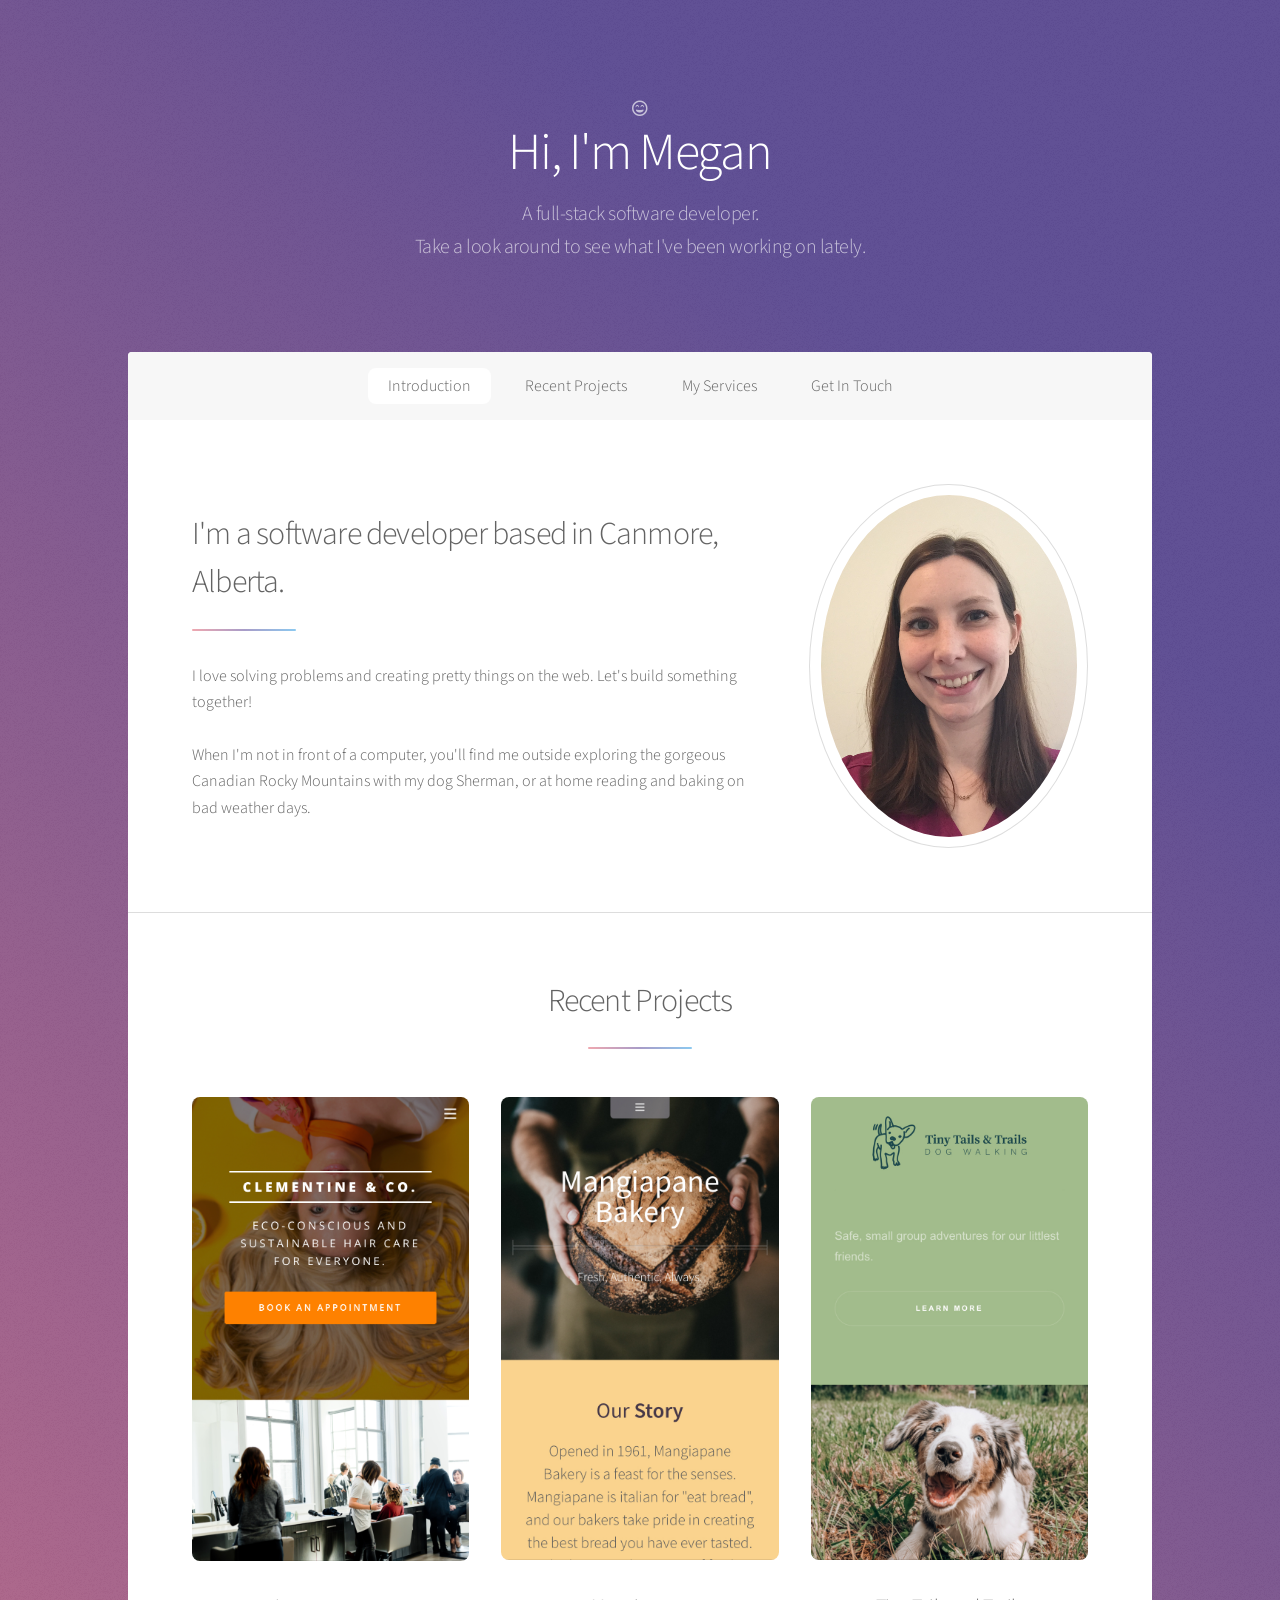
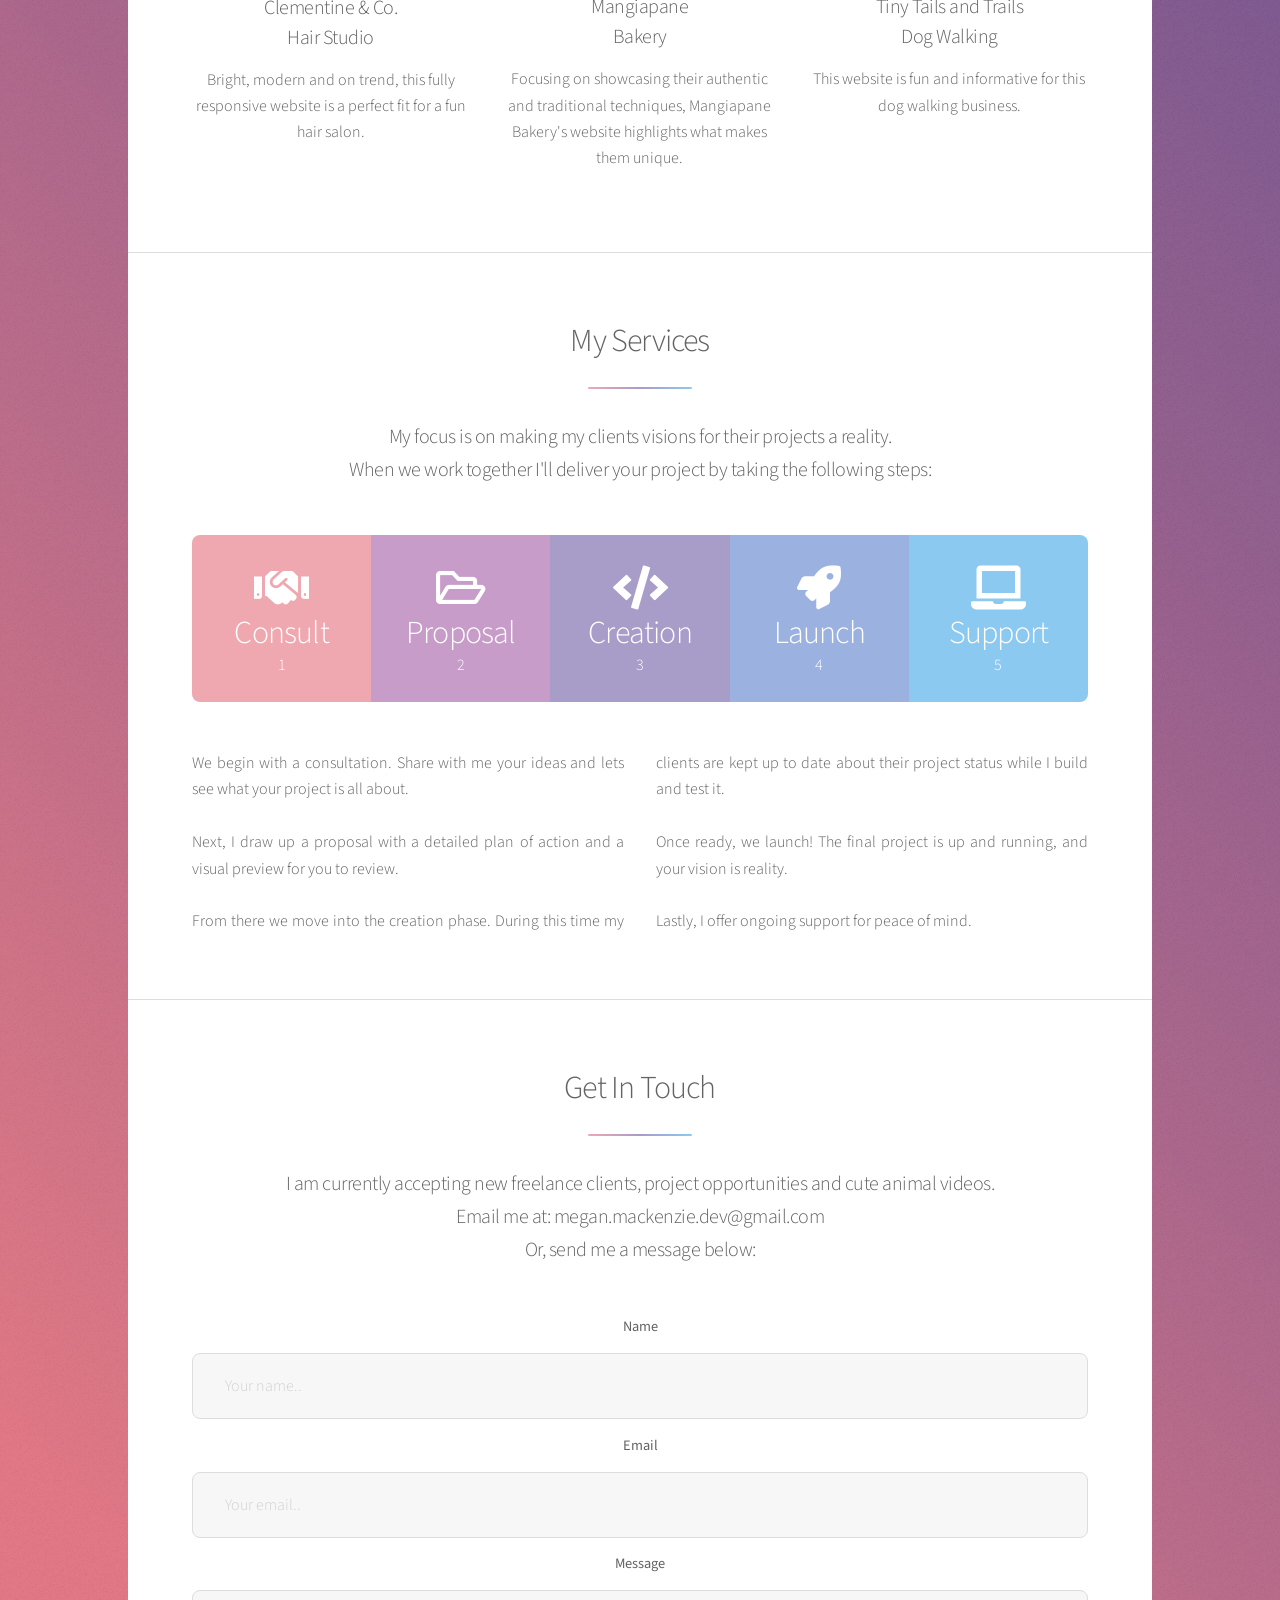
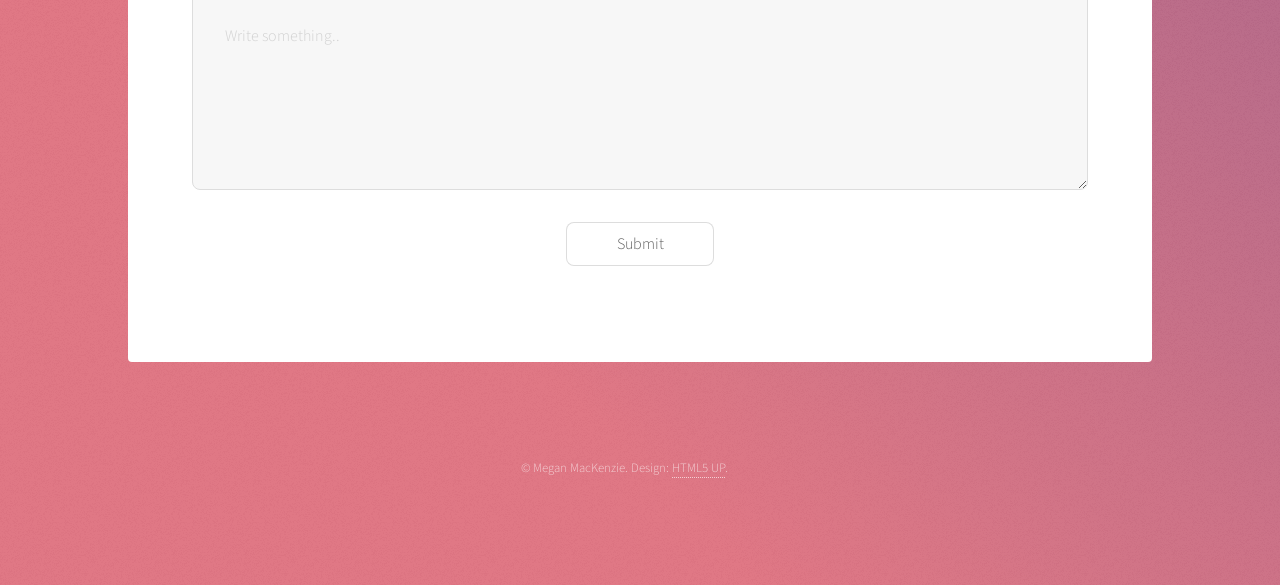
<file: index.html>
<!DOCTYPE HTML>
<!--
	Stellar by HTML5 UP
	html5up.net | @ajlkn
	Free for personal and commercial use under the CCA 3.0 license (html5up.net/license)
-->
<html>
	<head>
		<title>Megan MacKenzie</title>
		<meta charset="utf-8" />
		<meta name="viewport" content="width=device-width, initial-scale=1, user-scalable=no" />
		<link rel="stylesheet" href="assets/css/main.css" />
		<noscript><link rel="stylesheet" href="assets/css/noscript.css" /></noscript>
	</head>
	<body class="is-preload">

		<!-- Wrapper -->
			<div id="wrapper">

				<!-- Header -->
					<header id="header" class="alt">
						<span class="icon fa-grin-beam"></span>
						<h1>Hi, I'm Megan</h1>
						<p>A full-stack software developer.<br /> Take a look around to see what I've been working on lately.</p>
					</header>

				<!-- Nav -->
					<nav id="nav">
						<ul>
							<li><a href="#intro" class="active">Introduction</a></li>
							<li><a href="#first">Recent Projects</a></li>
							<li><a href="#second">My Services</a></li>
							<li><a href="#cta">Get In Touch</a></li>
						</ul>
					</nav>

				<!-- Main -->
					<div id="main">

						<!-- Introduction -->
							<section id="intro" class="main">
								<div class="spotlight">
									<div class="content">
										<header class="major">
											<h2>I'm a software developer based in Canmore, Alberta.</h2>
										</header>
										<p>I love solving problems and creating pretty things on the web. Let's build something together!<br /><br />
										When I'm not in front of a computer, you'll find me outside exploring the gorgeous Canadian Rocky Mountains with my dog Sherman, 
										or at home reading and baking on bad weather days.</p>
									</div>
									<span class="image"><img src="images/IMG-2798.JPG" alt="megans headshot" /></span>
								</div>
							</section>

						<!-- First Section -->
							<section id="first" class="main special">
								<header class="major">
									<h2>Recent Projects</h2>
								</header>
								<ul class="features">
									<li>
										
										<span class="image fit">
											<a href="https://clementineandco.netlify.app/">
												<img src="/images/clementinescreen.jpg" alt="screenshot of hair salon website"/>
										</span>
										<h3>Clementine & Co. <br />Hair Studio</h3></a>
										<p>Bright, modern and on trend, this fully responsive website is a perfect fit for a fun hair salon.</p>
									</li>
									<li>
										<span class="image fit">
											<a href="https://mangiapanebakery.netlify.app/">
												<img src="/images/IMG-2801.jpg" alt="screenshot of bakery website">
										</span>
										<h3>Mangiapane <br />Bakery</h3></a>
										<p>Focusing on showcasing their authentic and traditional techniques, Mangiapane Bakery's website highlights what makes them unique.</p>
									</li>
									<li>
										<span class="image fit">
											<a href="https://tinytailsandtrails.netlify.app/">
												<img src="/images/tinytailsscreen.jpg" alt="screenshot of dog walking website">
										</span>
										<h3>Tiny Tails and Trails <br />Dog Walking</h3></a>
										<p>This website is fun and informative for this dog walking business.</p>
									</li>
								</ul>
								
							</section>

						<!-- Second Section -->
							<section id="second" class="main special">
								<header class="major">
									<h2>My Services</h2>
									<p>My focus is on making my clients visions for their projects a reality. <br />
										When we work together I'll deliver your project by taking the following steps:</p>
								</header>
								<ul class="statistics">
									<li class="style1">
										<span class="icon solid fa-handshake"></span>
										<strong>Consult</strong> 1
									</li>
									<li class="style2">
										<span class="icon fa-folder-open"></span>
										<strong>Proposal</strong> 2
									</li>
									<li class="style3">
										<span class="icon solid fa-code"></span>
										<strong>Creation</strong> 3
									</li>
									<li class="style4">
										<span class="icon solid fa-rocket"></span>
										<strong>Launch</strong> 4
									</li>
									<li class="style5">
										<span class="icon solid fa-laptop"></span>
										<strong>Support</strong> 5
									</li>
								</ul>
								<p class="content">We begin with a consultation. Share with me your ideas and lets see what your project is all about. <br /><br />
									Next, I draw up a proposal with a detailed plan of action and a visual preview for you to review. <br /><br />
									From there we move into the creation phase. During this time my clients are kept up to date about their project status while I build and test it. <br /><br />
									Once ready, we launch! The final project is up and running, and your vision is reality.<br /><br /> Lastly, I offer ongoing support for peace of mind. </p>
								
							</section>

						<!-- Get Started -->
							<section id="cta" class="main special">
								<header class="major">
									<h2>Get In Touch</h2>
									<p>I am currently accepting new freelance clients, project opportunities and cute animal videos. <br />
									Email me at: megan.mackenzie.dev@gmail.com<br />
									Or, send me a message below:</p>
								</header>
								<footer class="major">
									<div class="container">
										<form netlify>
									  
										  <label for="name">Name</label>
										  <input type="text" id="name" name="name" placeholder="Your name..">
									  
										  <label for="email">Email</label>
										  <input type="text" id="email" name="email" placeholder="Your email..">
									  
										  <label for="message">Message</label>
										  <textarea id="message" name="message" placeholder="Write something.." style="height:200px"></textarea>
									  
										  <input type="submit" value="Submit">
									  
										</form>
									  </div> 
								</footer>
							</section>

					</div>

				<!-- Footer -->
					<footer id="footer">
						<p class="copyright">&copy; Megan MacKenzie. Design: <a href="https://html5up.net">HTML5 UP</a>.</p>
					</footer>

			</div>

		<!-- Scripts -->
			<script src="assets/js/jquery.min.js"></script>
			<script src="assets/js/jquery.scrollex.min.js"></script>
			<script src="assets/js/jquery.scrolly.min.js"></script>
			<script src="assets/js/browser.min.js"></script>
			<script src="assets/js/breakpoints.min.js"></script>
			<script src="assets/js/util.js"></script>
			<script src="assets/js/main.js"></script>

	</body>
</html>
</file>
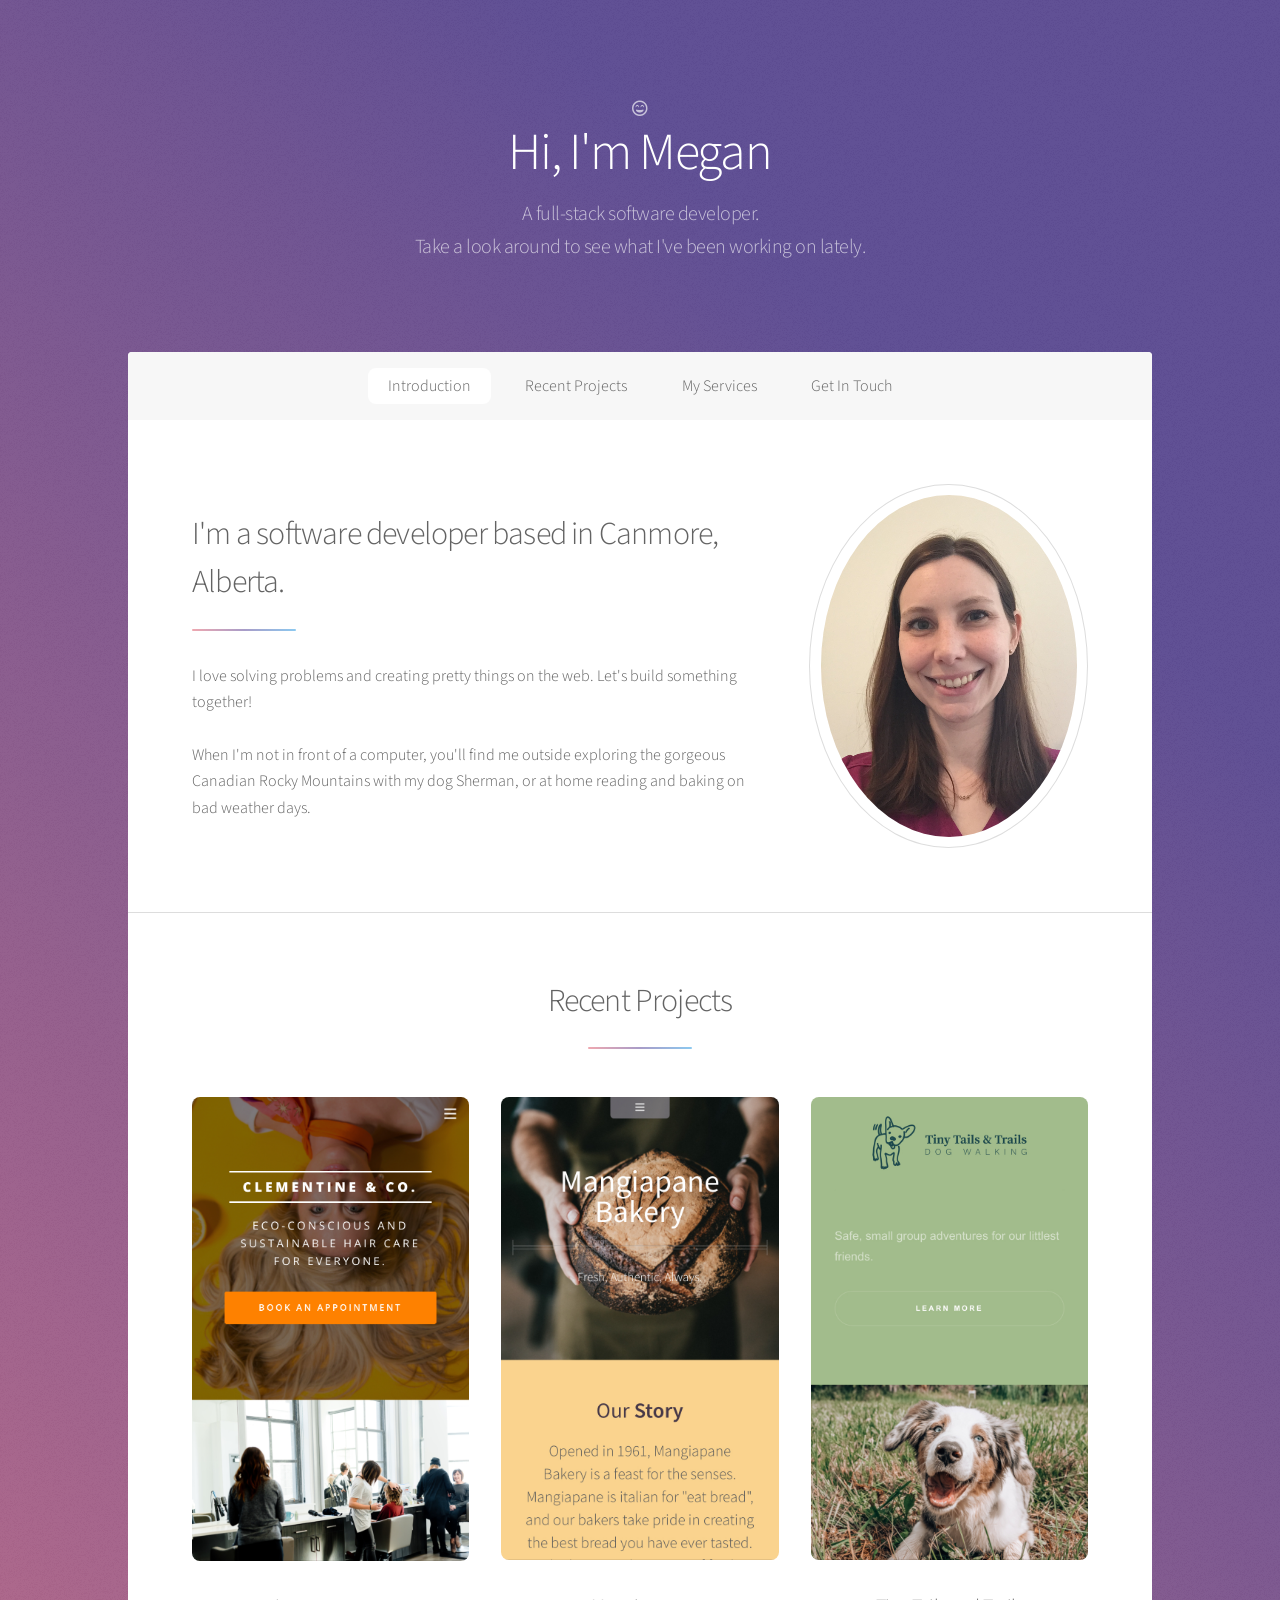
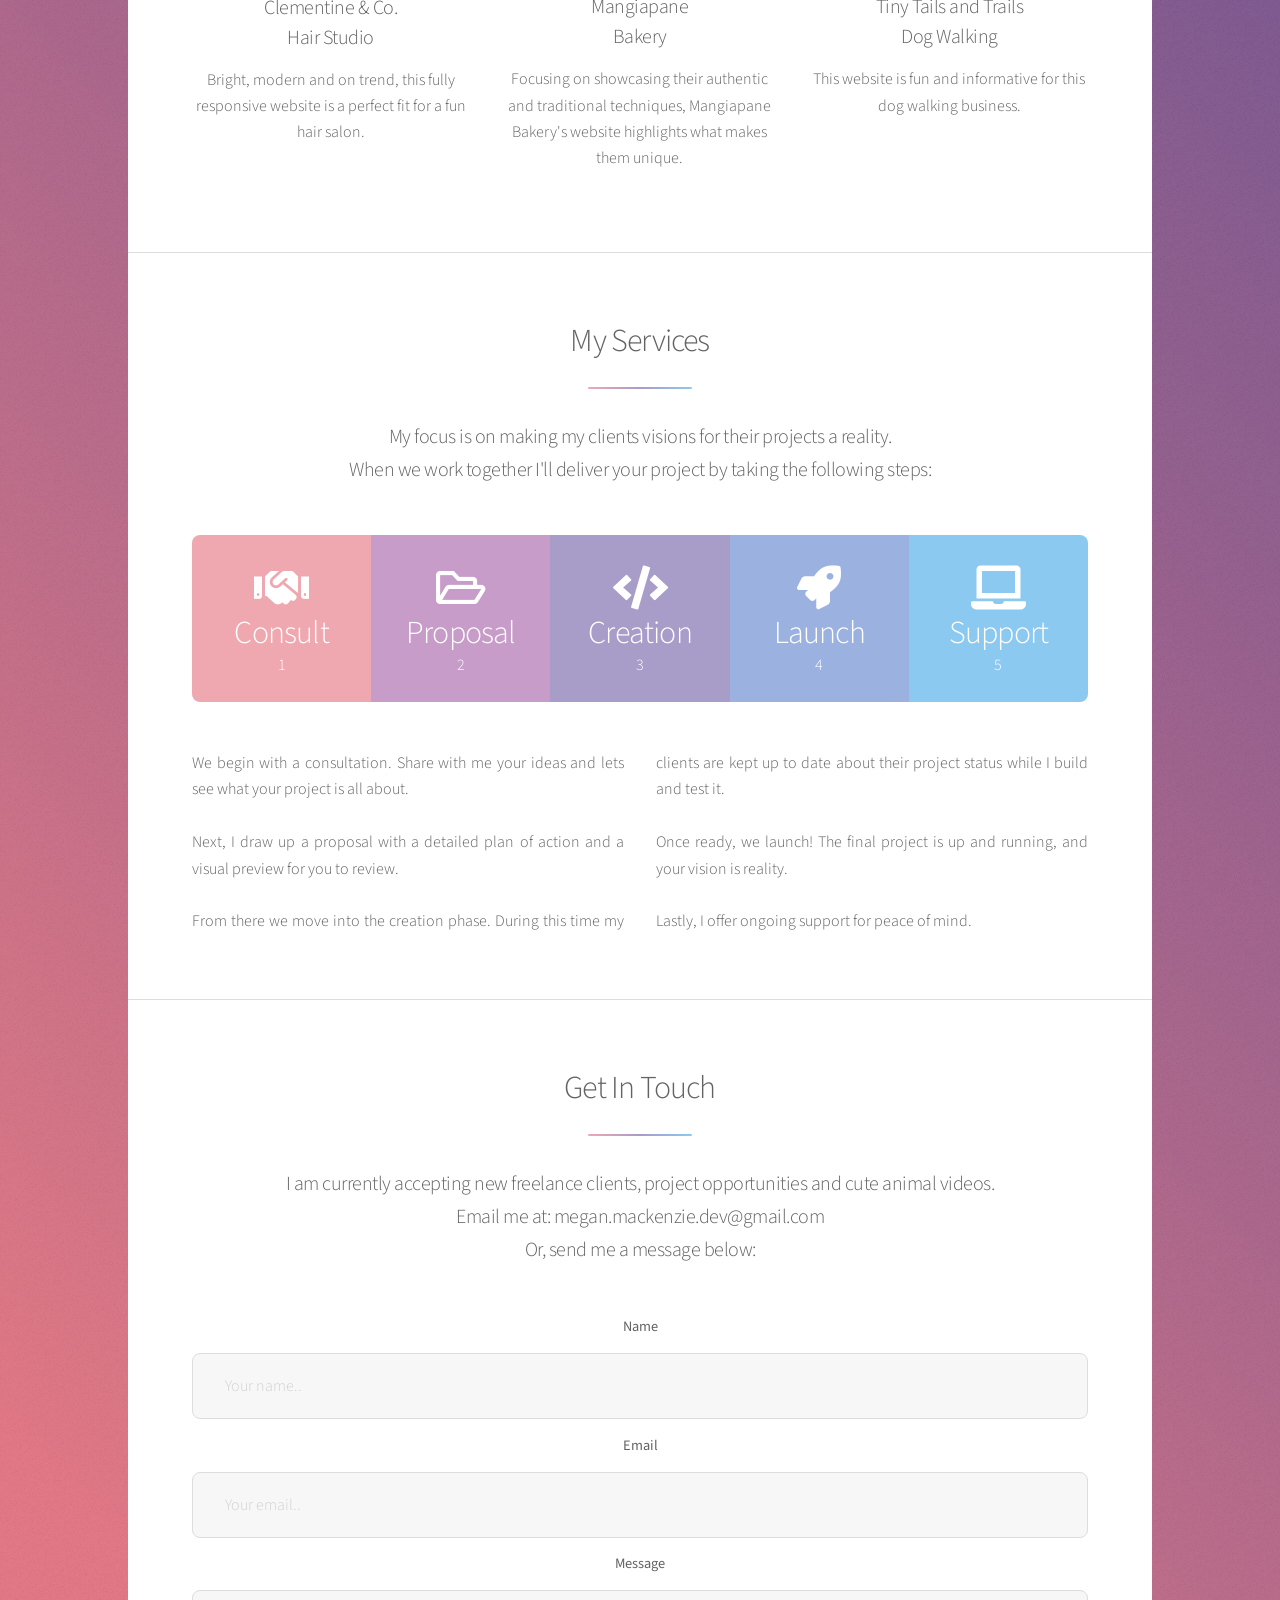
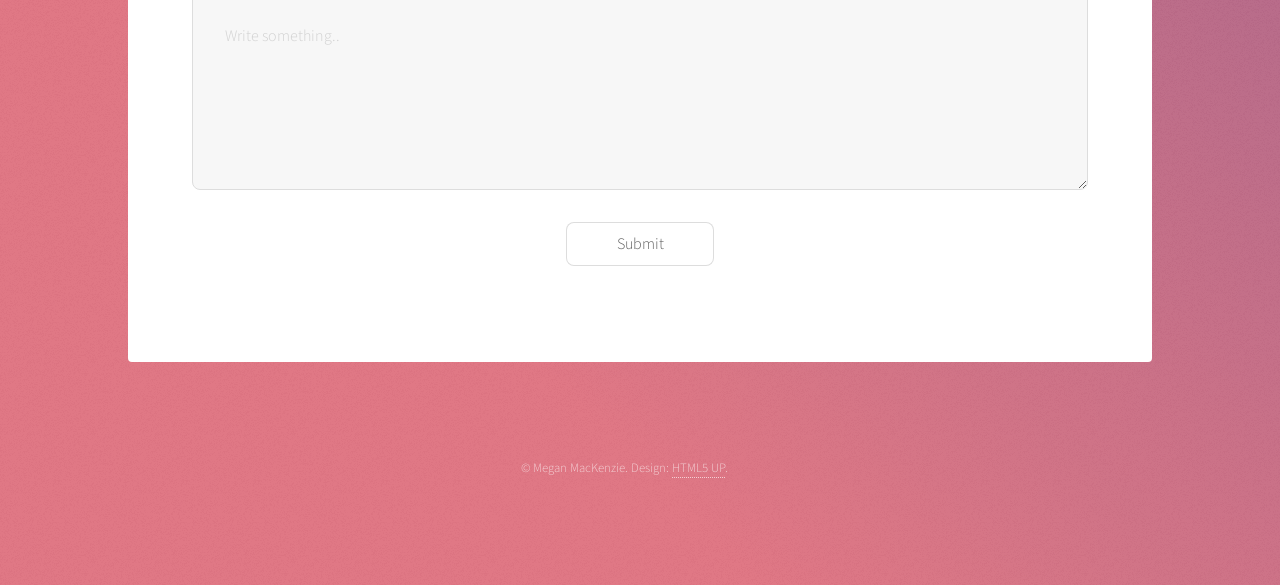
<file: html5up-stellar/index.html>
<!DOCTYPE HTML>
<!--
	Stellar by HTML5 UP
	html5up.net | @ajlkn
	Free for personal and commercial use under the CCA 3.0 license (html5up.net/license)
-->
<html>
	<head>
		<title>Megan MacKenzie</title>
		<meta charset="utf-8" />
		<meta name="viewport" content="width=device-width, initial-scale=1, user-scalable=no" />
		<link rel="stylesheet" href="assets/css/main.css" />
		<noscript><link rel="stylesheet" href="assets/css/noscript.css" /></noscript>
	</head>
	<body class="is-preload">

		<!-- Wrapper -->
			<div id="wrapper">

				<!-- Header -->
					<header id="header" class="alt">
						<span class="icon fa-grin-beam"></span>
						<h1>Hi, I'm Megan</h1>
						<p>A full-stack software developer.<br /> Take a look around to see what I've been working on lately.</p>
					</header>

				<!-- Nav -->
					<nav id="nav">
						<ul>
							<li><a href="#intro" class="active">Introduction</a></li>
							<li><a href="#first">Recent Projects</a></li>
							<li><a href="#second">My Services</a></li>
							<li><a href="#cta">Get In Touch</a></li>
						</ul>
					</nav>

				<!-- Main -->
					<div id="main">

						<!-- Introduction -->
							<section id="intro" class="main">
								<div class="spotlight">
									<div class="content">
										<header class="major">
											<h2>I'm a software developer based in Canmore, Alberta.</h2>
										</header>
										<p>I love solving problems and creating pretty things on the web. Let's build something together!<br /><br />
										When I'm not in front of a computer, you'll find me outside exploring the gorgeous Canadian Rocky Mountains with my dog Sherman, 
										or at home reading and baking on bad weather days.</p>
									</div>
									<span class="image"><img src="images/IMG-2798.JPG" alt="megans headshot" /></span>
								</div>
							</section>

						<!-- First Section -->
							<section id="first" class="main special">
								<header class="major">
									<h2>Recent Projects</h2>
								</header>
								<ul class="features">
									<li>
										
										<span class="image fit">
											<a href="https://clementineandco.netlify.app/">
												<img src="/html5up-stellar/images/clementinescreen.jpg" alt="screenshot of hair salon website"/>
										</span>
										<h3>Clementine & Co. <br />Hair Studio</h3></a>
										<p>Bright, modern and on trend, this fully responsive website is a perfect fit for a fun hair salon.</p>
									</li>
									<li>
										<span class="image fit">
											<a href="https://mangiapanebakery.netlify.app/">
												<img src="/html5up-stellar/images/IMG-2801.jpg" alt="screenshot of bakery website">
										</span>
										<h3>Mangiapane <br />Bakery</h3></a>
										<p>Focusing on showcasing their authentic and traditional techniques, Mangiapane Bakery's website highlights what makes them unique.</p>
									</li>
									<li>
										<span class="image fit">
											<a href="https://tinytailsandtrails.netlify.app/">
												<img src="/html5up-stellar/images/tinytailsscreen.jpg" alt="screenshot of dog walking website">
										</span>
										<h3>Tiny Tails and Trails <br />Dog Walking</h3></a>
										<p>This website is fun and informative for this dog walking business.</p>
									</li>
								</ul>
								
							</section>

						<!-- Second Section -->
							<section id="second" class="main special">
								<header class="major">
									<h2>My Services</h2>
									<p>My focus is on making my clients visions for their projects a reality. <br />
										When we work together I'll deliver your project by taking the following steps:</p>
								</header>
								<ul class="statistics">
									<li class="style1">
										<span class="icon solid fa-handshake"></span>
										<strong>Consult</strong> 1
									</li>
									<li class="style2">
										<span class="icon fa-folder-open"></span>
										<strong>Proposal</strong> 2
									</li>
									<li class="style3">
										<span class="icon solid fa-code"></span>
										<strong>Creation</strong> 3
									</li>
									<li class="style4">
										<span class="icon solid fa-rocket"></span>
										<strong>Launch</strong> 4
									</li>
									<li class="style5">
										<span class="icon solid fa-laptop"></span>
										<strong>Support</strong> 5
									</li>
								</ul>
								<p class="content">We begin with a consultation. Share with me your ideas and lets see what your project is all about. <br /><br />
									Next, I draw up a proposal with a detailed plan of action and a visual preview for you to review. <br /><br />
									From there we move into the creation phase. During this time my clients are kept up to date about their project status while I build and test it. <br /><br />
									Once ready, we launch! The final project is up and running, and your vision is reality.<br /><br /> Lastly, I offer ongoing support for peace of mind. </p>
								
							</section>

						<!-- Get Started -->
							<section id="cta" class="main special">
								<header class="major">
									<h2>Get In Touch</h2>
									<p>I am currently accepting new freelance clients, project opportunities and cute animal videos. <br />
									Email me at: megan.mackenzie.dev@gmail.com<br />
									Or, send me a message below:</p>
								</header>
								<footer class="major">
									<div class="container">
										<form netlify>
									  
										  <label for="name">Name</label>
										  <input type="text" id="name" name="name" placeholder="Your name..">
									  
										  <label for="email">Email</label>
										  <input type="text" id="email" name="email" placeholder="Your email..">
									  
										  <label for="message">Message</label>
										  <textarea id="message" name="message" placeholder="Write something.." style="height:200px"></textarea>
									  
										  <input type="submit" value="Submit">
									  
										</form>
									  </div> 
								</footer>
							</section>

					</div>

				<!-- Footer -->
					<footer id="footer">
						<p class="copyright">&copy; Megan MacKenzie. Design: <a href="https://html5up.net">HTML5 UP</a>.</p>
					</footer>

			</div>

		<!-- Scripts -->
			<script src="assets/js/jquery.min.js"></script>
			<script src="assets/js/jquery.scrollex.min.js"></script>
			<script src="assets/js/jquery.scrolly.min.js"></script>
			<script src="assets/js/browser.min.js"></script>
			<script src="assets/js/breakpoints.min.js"></script>
			<script src="assets/js/util.js"></script>
			<script src="assets/js/main.js"></script>

	</body>
</html>
</file>
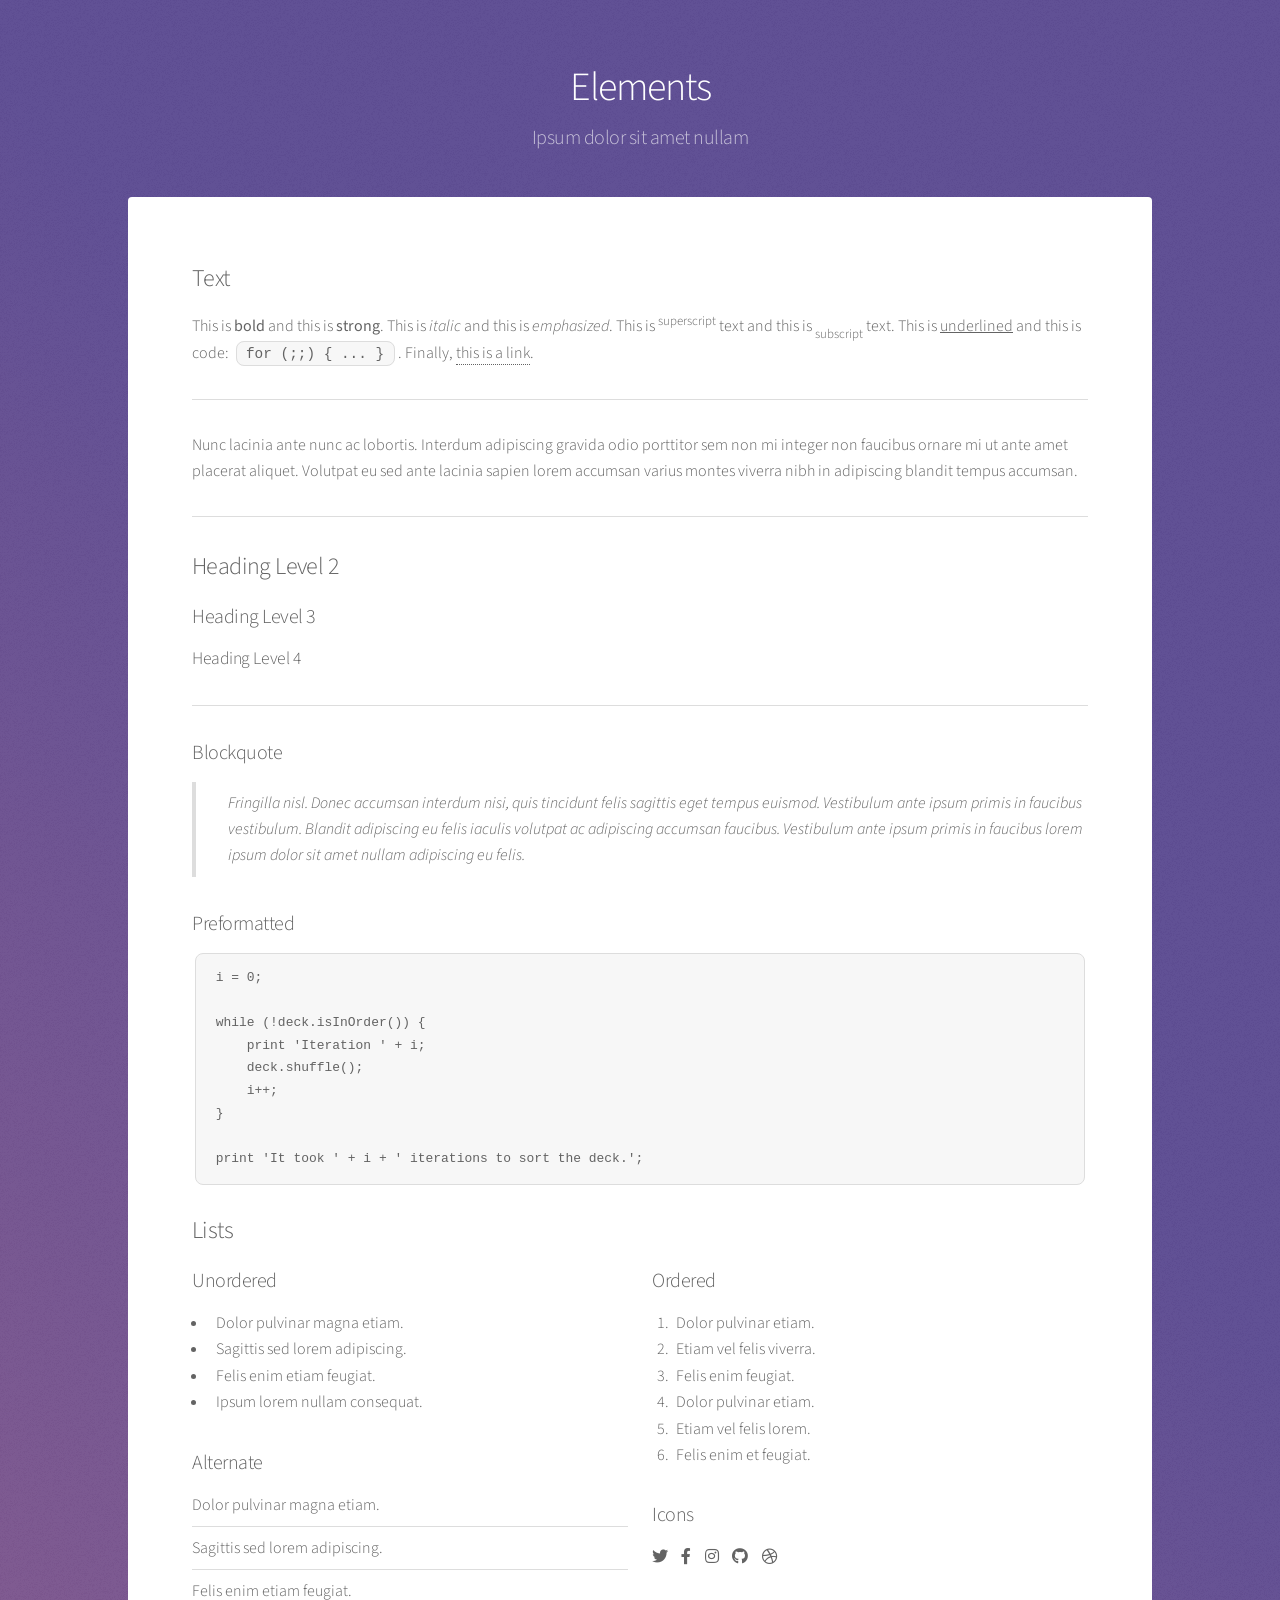
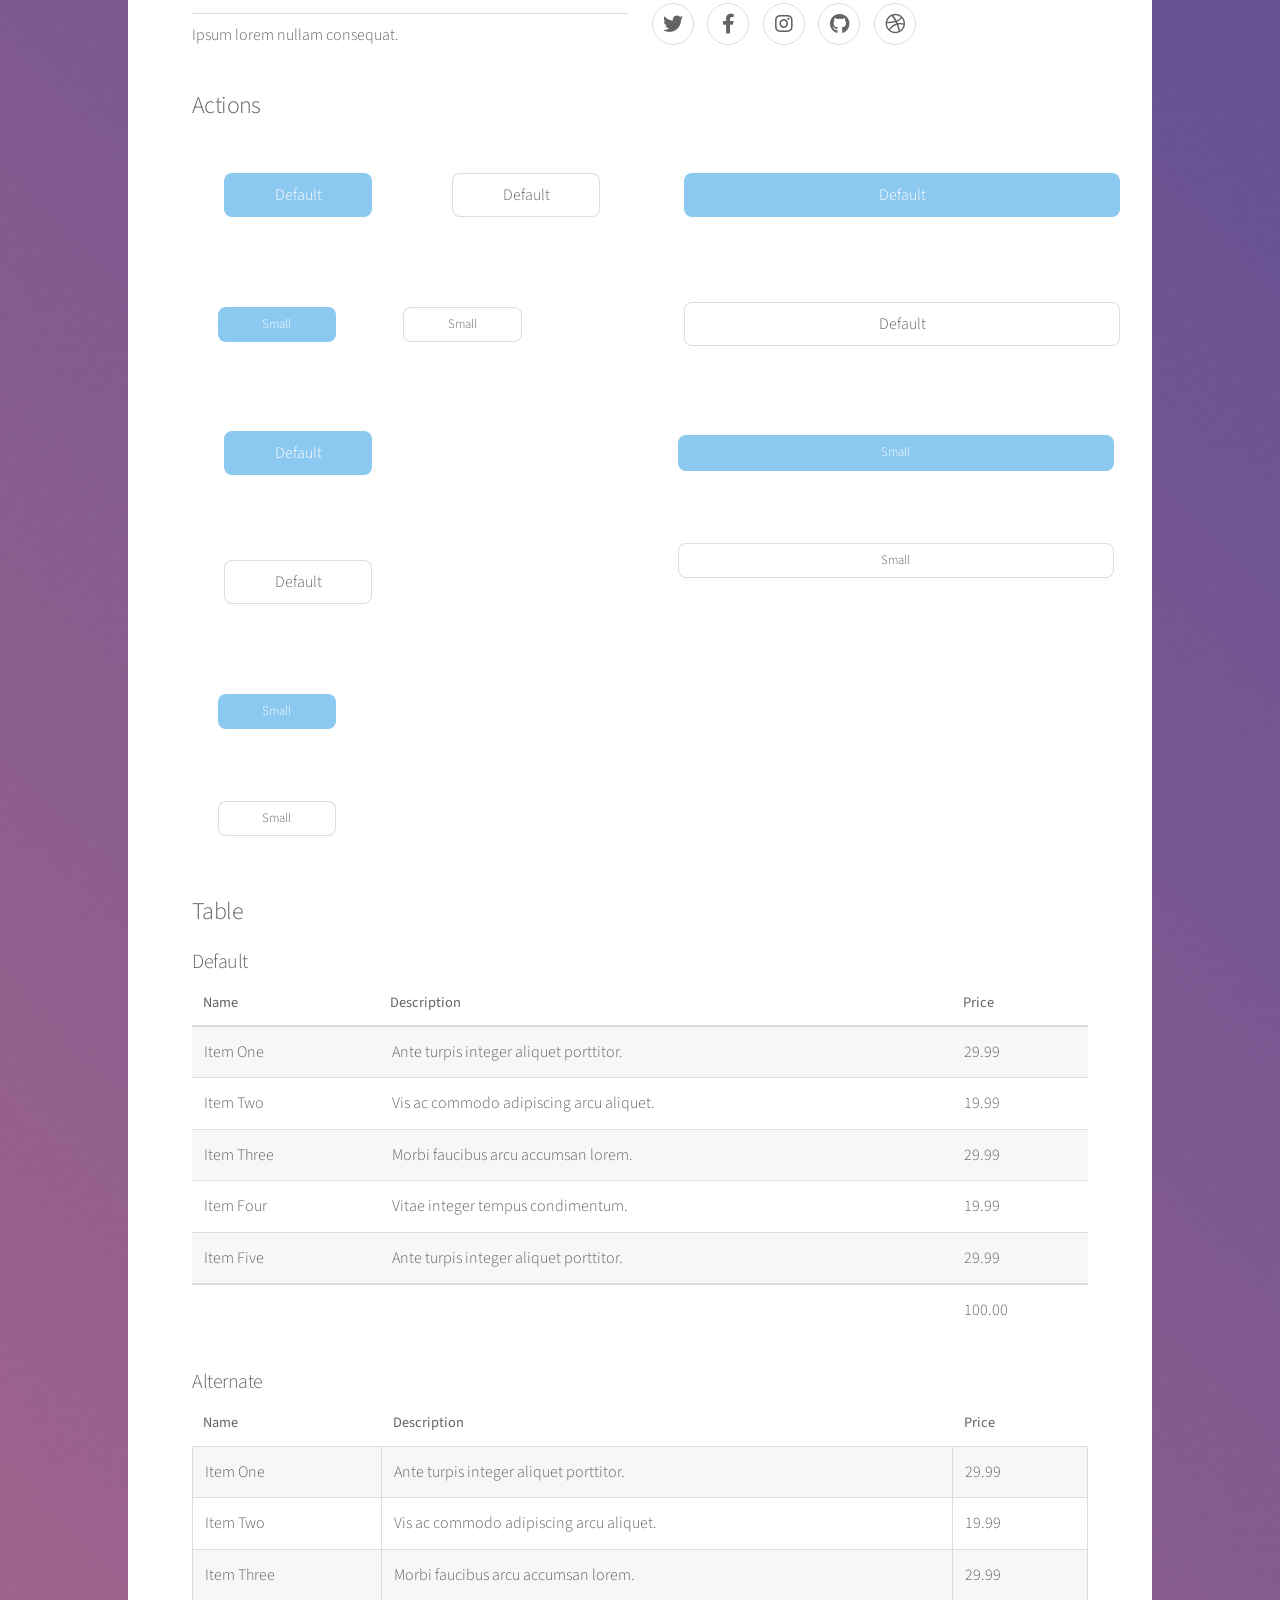
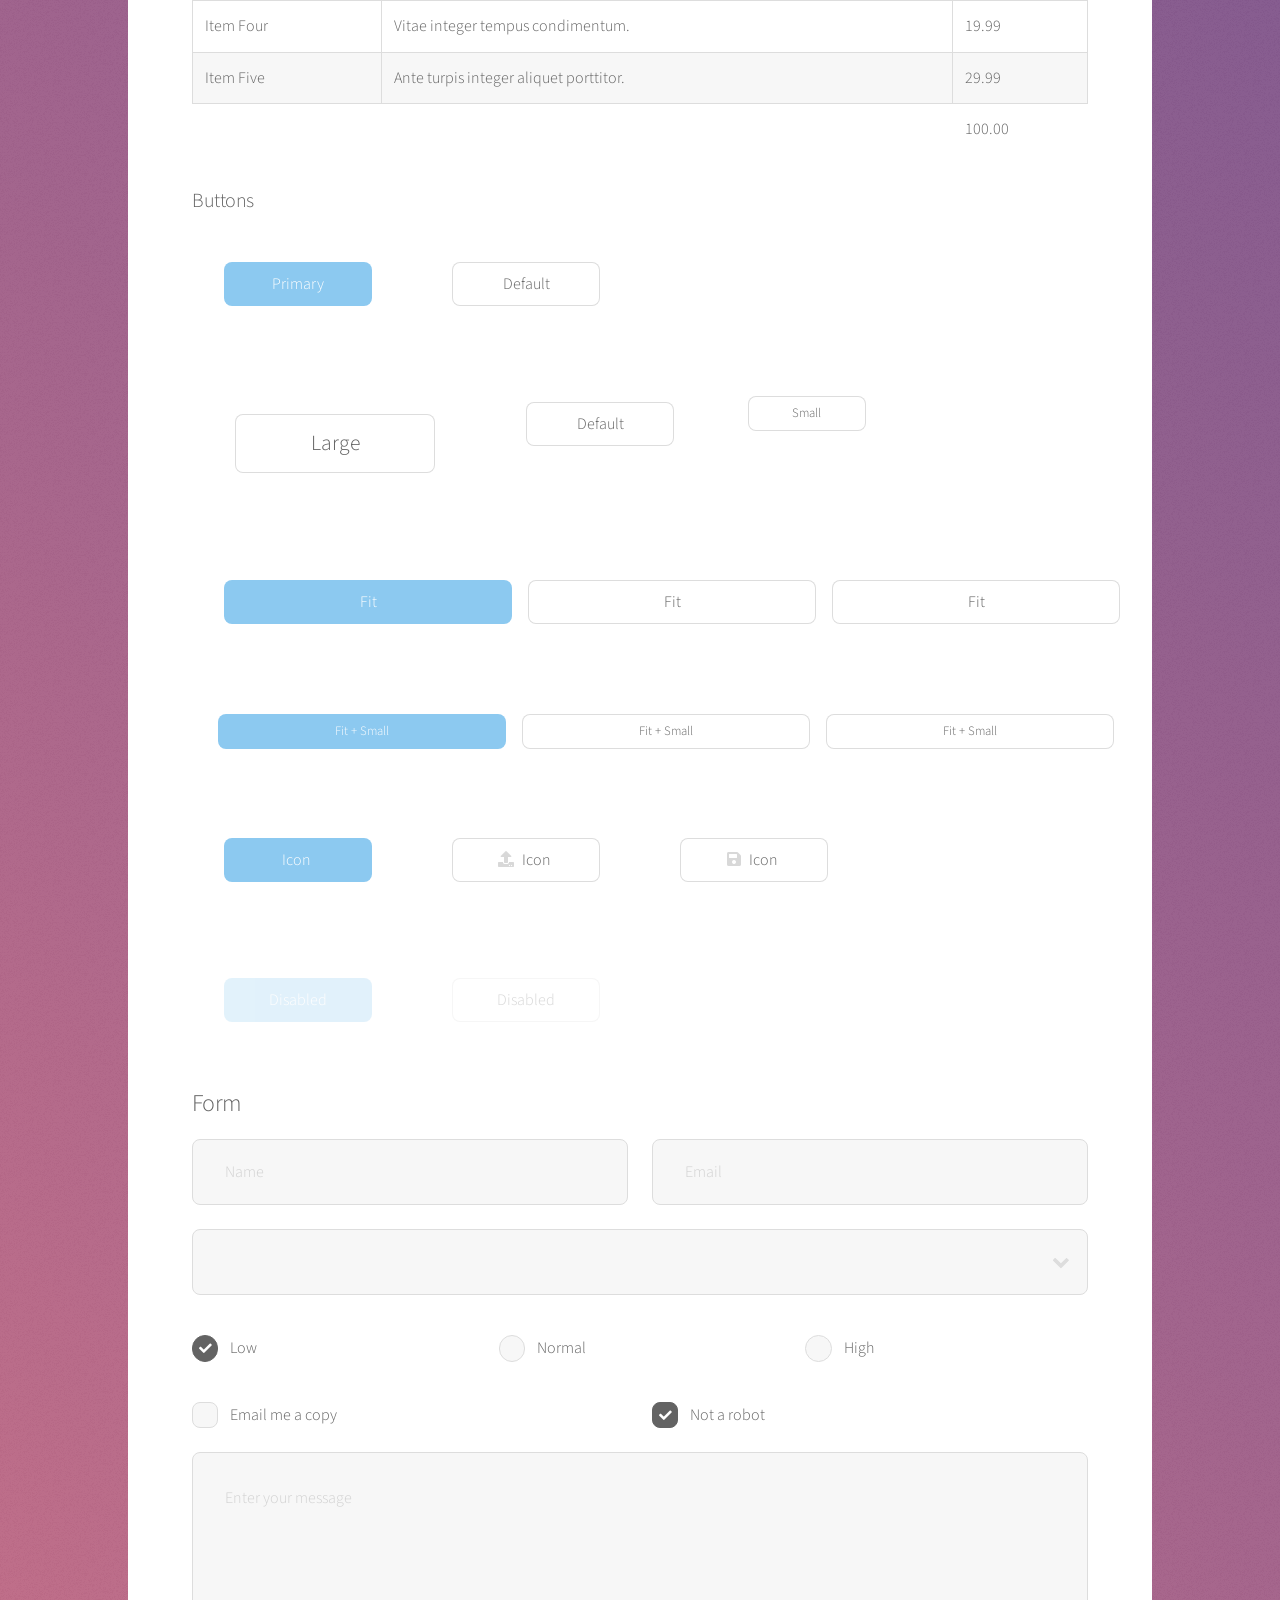
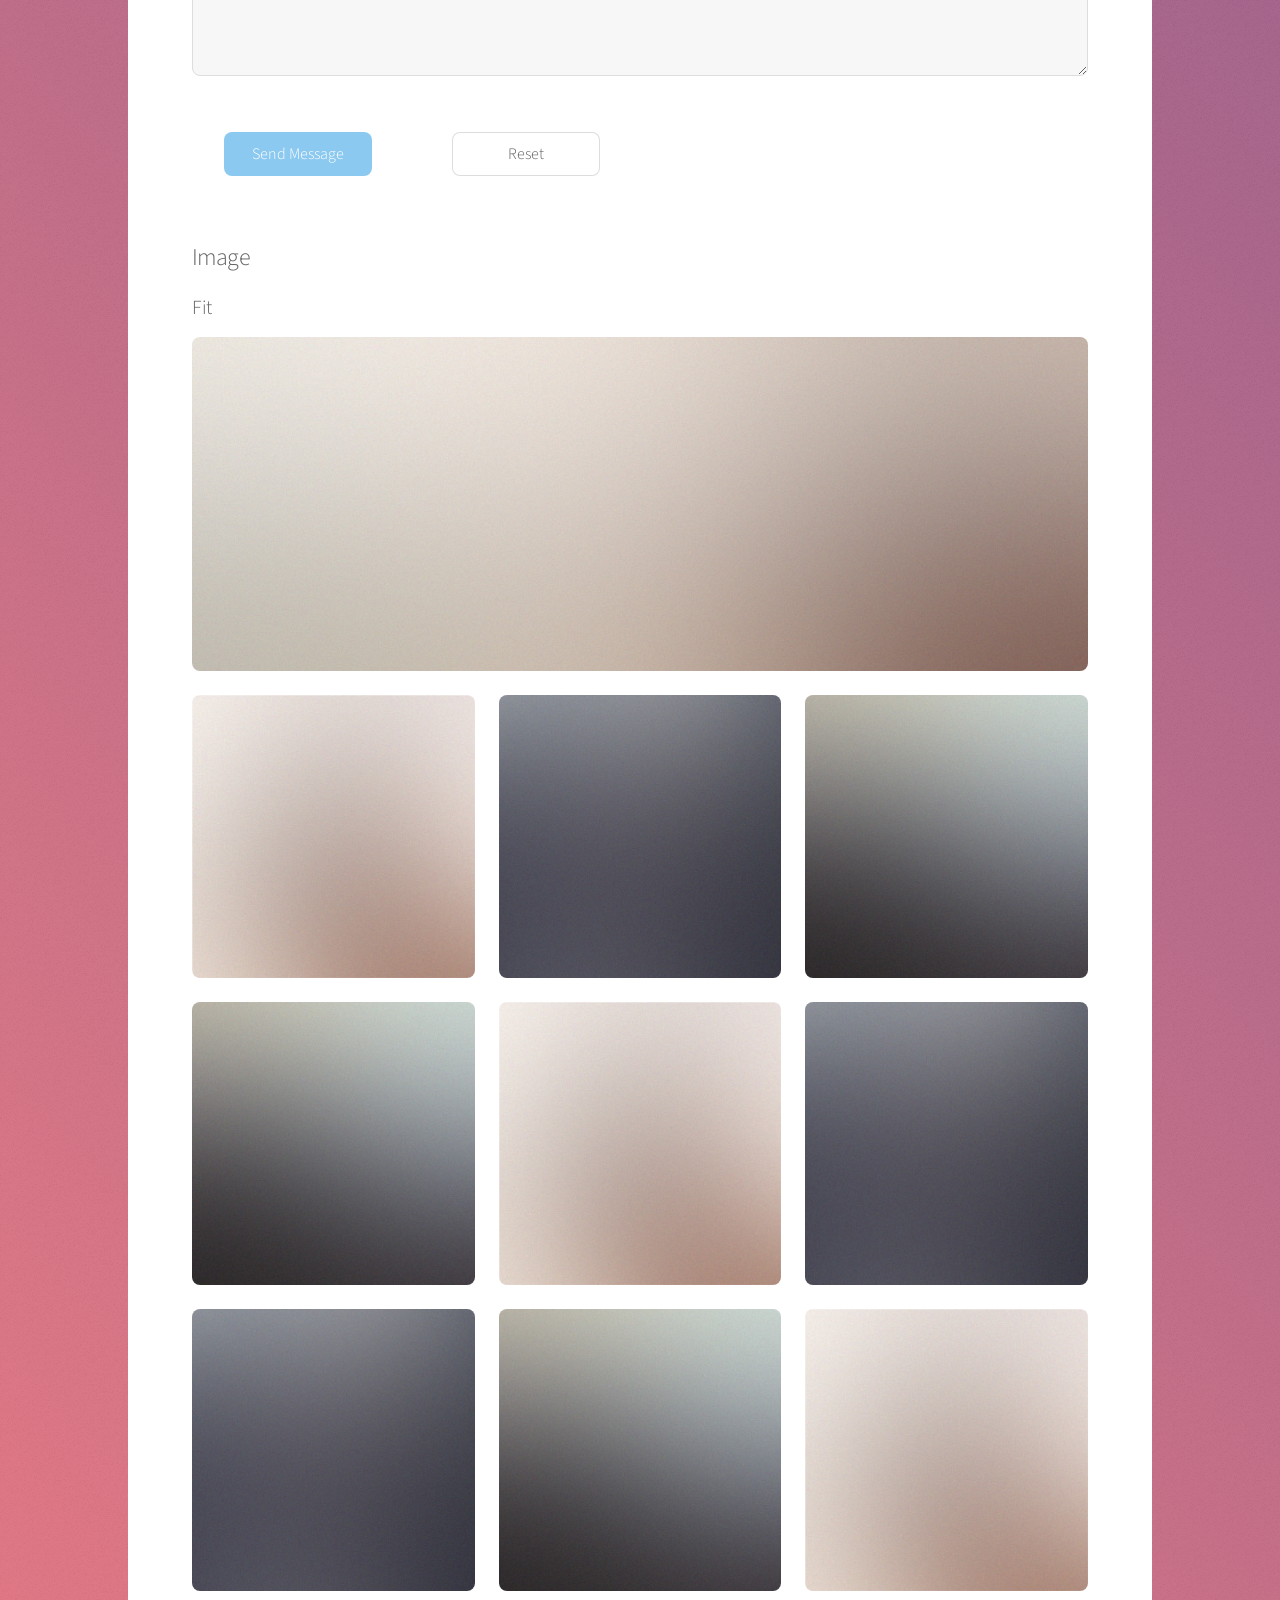
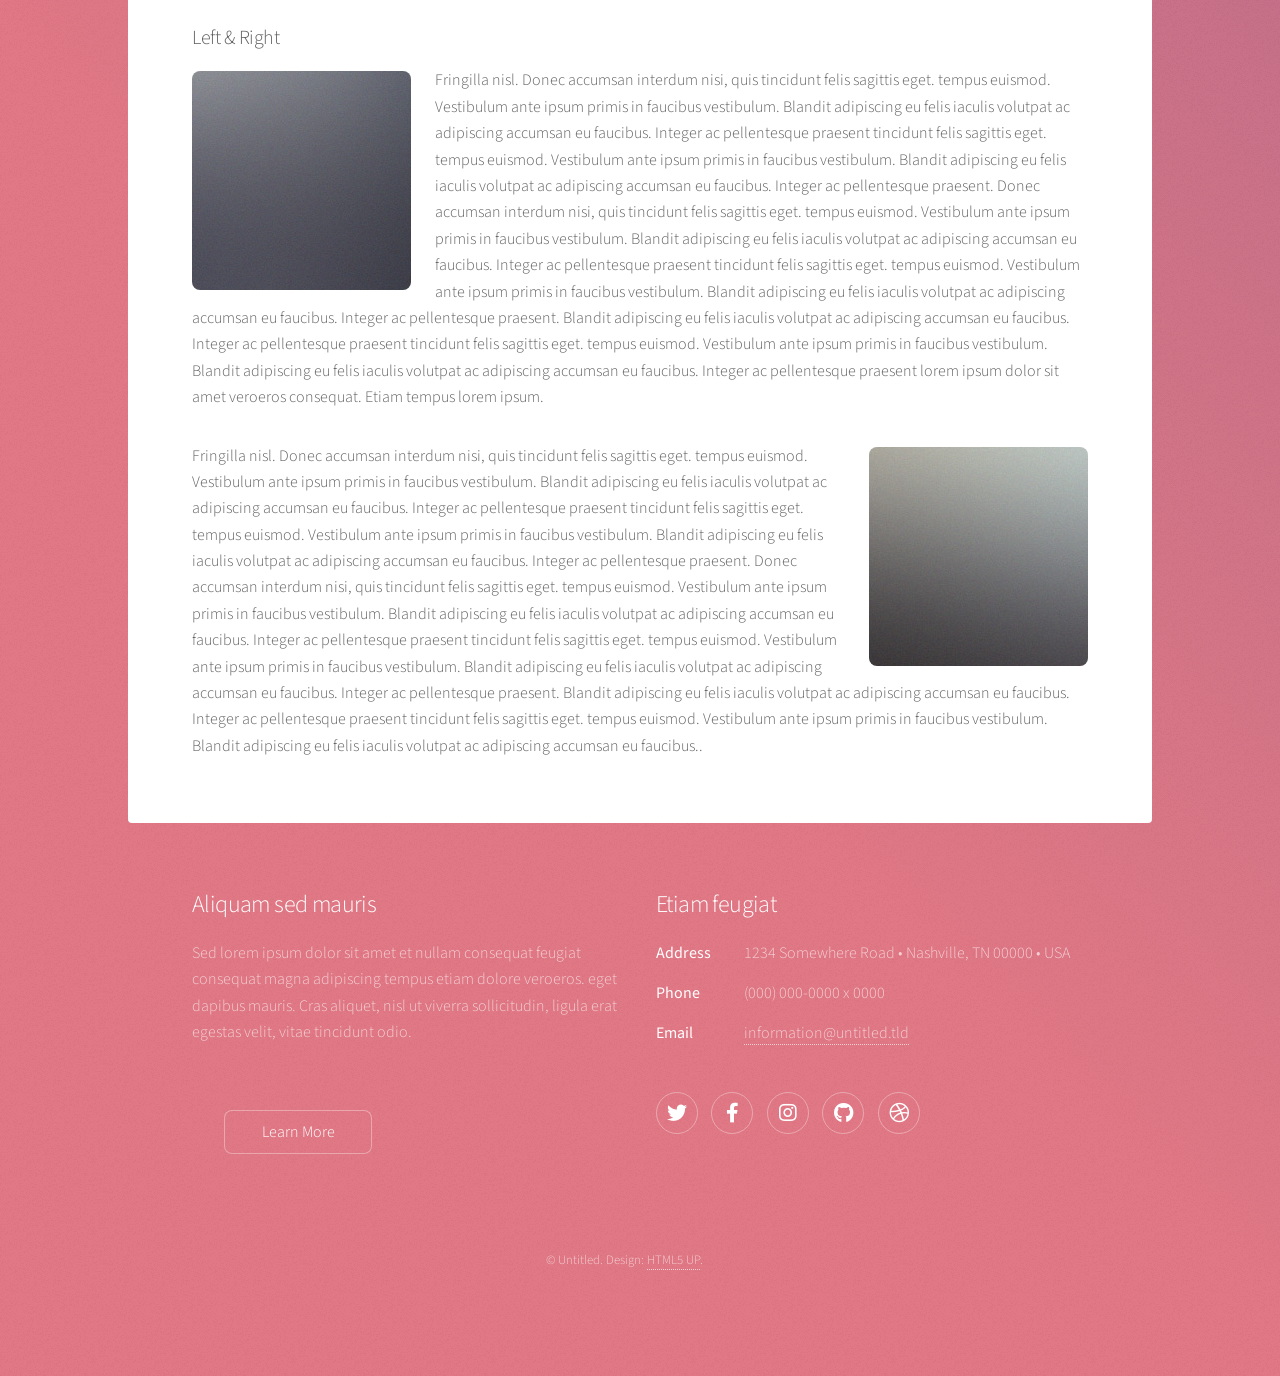
<file: elements.html>
<!DOCTYPE HTML>
<!--
	Stellar by HTML5 UP
	html5up.net | @ajlkn
	Free for personal and commercial use under the CCA 3.0 license (html5up.net/license)
-->
<html>
	<head>
		<title>Elements - Stellar by HTML5 UP</title>
		<meta charset="utf-8" />
		<meta name="viewport" content="width=device-width, initial-scale=1, user-scalable=no" />
		<link rel="stylesheet" href="assets/css/main.css" />
		<noscript><link rel="stylesheet" href="assets/css/noscript.css" /></noscript>
	</head>
	<body class="is-preload">

		<!-- Wrapper -->
			<div id="wrapper">

				<!-- Header -->
					<header id="header">
						<h1>Elements</h1>
						<p>Ipsum dolor sit amet nullam</p>
					</header>

				<!-- Main -->
					<div id="main">

						<!-- Content -->
							<section id="content" class="main">

								<!-- Text -->
									<section>
										<h2>Text</h2>
										<p>This is <b>bold</b> and this is <strong>strong</strong>. This is <i>italic</i> and this is <em>emphasized</em>.
										This is <sup>superscript</sup> text and this is <sub>subscript</sub> text.
										This is <u>underlined</u> and this is code: <code>for (;;) { ... }</code>. Finally, <a href="#">this is a link</a>.</p>
										<hr />
										<p>Nunc lacinia ante nunc ac lobortis. Interdum adipiscing gravida odio porttitor sem non mi integer non faucibus ornare mi ut ante amet placerat aliquet. Volutpat eu sed ante lacinia sapien lorem accumsan varius montes viverra nibh in adipiscing blandit tempus accumsan.</p>
										<hr />
										<h2>Heading Level 2</h2>
										<h3>Heading Level 3</h3>
										<h4>Heading Level 4</h4>
										<hr />
										<h3>Blockquote</h3>
										<blockquote>Fringilla nisl. Donec accumsan interdum nisi, quis tincidunt felis sagittis eget tempus euismod. Vestibulum ante ipsum primis in faucibus vestibulum. Blandit adipiscing eu felis iaculis volutpat ac adipiscing accumsan faucibus. Vestibulum ante ipsum primis in faucibus lorem ipsum dolor sit amet nullam adipiscing eu felis.</blockquote>
										<h3>Preformatted</h3>
										<pre><code>i = 0;

while (!deck.isInOrder()) {
    print 'Iteration ' + i;
    deck.shuffle();
    i++;
}

print 'It took ' + i + ' iterations to sort the deck.';</code></pre>
									</section>

								<!-- Lists -->
									<section>
										<h2>Lists</h2>
										<div class="row">
											<div class="col-6 col-12-medium">
												<h3>Unordered</h3>
												<ul>
													<li>Dolor pulvinar magna etiam.</li>
													<li>Sagittis sed lorem adipiscing.</li>
													<li>Felis enim etiam feugiat.</li>
													<li>Ipsum lorem nullam consequat.</li>
												</ul>
												<h3>Alternate</h3>
												<ul class="alt">
													<li>Dolor pulvinar magna etiam.</li>
													<li>Sagittis sed lorem adipiscing.</li>
													<li>Felis enim etiam feugiat.</li>
													<li>Ipsum lorem nullam consequat.</li>
												</ul>
											</div>
											<div class="col-6 col-12-medium">
												<h3>Ordered</h3>
												<ol>
													<li>Dolor pulvinar etiam.</li>
													<li>Etiam vel felis viverra.</li>
													<li>Felis enim feugiat.</li>
													<li>Dolor pulvinar etiam.</li>
													<li>Etiam vel felis lorem.</li>
													<li>Felis enim et feugiat.</li>
												</ol>
												<h3>Icons</h3>
												<ul class="icons">
													<li><a href="#" class="icon brands fa-twitter"><span class="label">Twitter</span></a></li>
													<li><a href="#" class="icon brands fa-facebook-f"><span class="label">Facebook</span></a></li>
													<li><a href="#" class="icon brands fa-instagram"><span class="label">Instagram</span></a></li>
													<li><a href="#" class="icon brands fa-github"><span class="label">GitHub</span></a></li>
													<li><a href="#" class="icon brands fa-dribbble"><span class="label">Dribbble</span></a></li>
												</ul>
												<ul class="icons">
													<li><a href="#" class="icon brands alt fa-twitter"><span class="label">Twitter</span></a></li>
													<li><a href="#" class="icon brands alt fa-facebook-f"><span class="label">Facebook</span></a></li>
													<li><a href="#" class="icon brands alt fa-instagram"><span class="label">Instagram</span></a></li>
													<li><a href="#" class="icon brands alt fa-github"><span class="label">GitHub</span></a></li>
													<li><a href="#" class="icon brands alt fa-dribbble"><span class="label">Dribbble</span></a></li>
												</ul>
											</div>
										</div>
										<h2>Actions</h2>
										<div class="row">
											<div class="col-6 col-12-medium">
												<ul class="actions">
													<li><a href="#" class="button primary">Default</a></li>
													<li><a href="#" class="button">Default</a></li>
												</ul>
												<ul class="actions small">
													<li><a href="#" class="button primary small">Small</a></li>
													<li><a href="#" class="button small">Small</a></li>
												</ul>
												<ul class="actions stacked">
													<li><a href="#" class="button primary">Default</a></li>
													<li><a href="#" class="button">Default</a></li>
												</ul>
												<ul class="actions stacked">
													<li><a href="#" class="button primary small">Small</a></li>
													<li><a href="#" class="button small">Small</a></li>
												</ul>
											</div>
											<div class="col-6 col-12-medium">
												<ul class="actions stacked">
													<li><a href="#" class="button primary fit">Default</a></li>
													<li><a href="#" class="button fit">Default</a></li>
												</ul>
												<ul class="actions stacked">
													<li><a href="#" class="button primary small fit">Small</a></li>
													<li><a href="#" class="button small fit">Small</a></li>
												</ul>
											</div>
										</div>
									</section>

								<!-- Table -->
									<section>
										<h2>Table</h2>
										<h3>Default</h3>
										<div class="table-wrapper">
											<table>
												<thead>
													<tr>
														<th>Name</th>
														<th>Description</th>
														<th>Price</th>
													</tr>
												</thead>
												<tbody>
													<tr>
														<td>Item One</td>
														<td>Ante turpis integer aliquet porttitor.</td>
														<td>29.99</td>
													</tr>
													<tr>
														<td>Item Two</td>
														<td>Vis ac commodo adipiscing arcu aliquet.</td>
														<td>19.99</td>
													</tr>
													<tr>
														<td>Item Three</td>
														<td> Morbi faucibus arcu accumsan lorem.</td>
														<td>29.99</td>
													</tr>
													<tr>
														<td>Item Four</td>
														<td>Vitae integer tempus condimentum.</td>
														<td>19.99</td>
													</tr>
													<tr>
														<td>Item Five</td>
														<td>Ante turpis integer aliquet porttitor.</td>
														<td>29.99</td>
													</tr>
												</tbody>
												<tfoot>
													<tr>
														<td colspan="2"></td>
														<td>100.00</td>
													</tr>
												</tfoot>
											</table>
										</div>

										<h3>Alternate</h3>
										<div class="table-wrapper">
											<table class="alt">
												<thead>
													<tr>
														<th>Name</th>
														<th>Description</th>
														<th>Price</th>
													</tr>
												</thead>
												<tbody>
													<tr>
														<td>Item One</td>
														<td>Ante turpis integer aliquet porttitor.</td>
														<td>29.99</td>
													</tr>
													<tr>
														<td>Item Two</td>
														<td>Vis ac commodo adipiscing arcu aliquet.</td>
														<td>19.99</td>
													</tr>
													<tr>
														<td>Item Three</td>
														<td> Morbi faucibus arcu accumsan lorem.</td>
														<td>29.99</td>
													</tr>
													<tr>
														<td>Item Four</td>
														<td>Vitae integer tempus condimentum.</td>
														<td>19.99</td>
													</tr>
													<tr>
														<td>Item Five</td>
														<td>Ante turpis integer aliquet porttitor.</td>
														<td>29.99</td>
													</tr>
												</tbody>
												<tfoot>
													<tr>
														<td colspan="2"></td>
														<td>100.00</td>
													</tr>
												</tfoot>
											</table>
										</div>
									</section>

								<!-- Buttons -->
									<section>
										<h3>Buttons</h3>
										<ul class="actions">
											<li><a href="#" class="button primary">Primary</a></li>
											<li><a href="#" class="button">Default</a></li>
										</ul>
										<ul class="actions">
											<li><a href="#" class="button large">Large</a></li>
											<li><a href="#" class="button">Default</a></li>
											<li><a href="#" class="button small">Small</a></li>
										</ul>
										<ul class="actions fit">
											<li><a href="#" class="button primary fit">Fit</a></li>
											<li><a href="#" class="button fit">Fit</a></li>
											<li><a href="#" class="button fit">Fit</a></li>
										</ul>
										<ul class="actions fit small">
											<li><a href="#" class="button primary fit small">Fit + Small</a></li>
											<li><a href="#" class="button fit small">Fit + Small</a></li>
											<li><a href="#" class="button fit small">Fit + Small</a></li>
										</ul>
										<ul class="actions">
											<li><a href="#" class="button primary icon solidfa-download">Icon</a></li>
											<li><a href="#" class="button icon solid fa-upload">Icon</a></li>
											<li><a href="#" class="button icon solid fa-save">Icon</a></li>
										</ul>
										<ul class="actions">
											<li><span class="button primary disabled">Disabled</span></li>
											<li><span class="button disabled">Disabled</span></li>
										</ul>
									</section>

								<!-- Form -->
									<section>
										<h2>Form</h2>
										<form method="post" action="#">
											<div class="row gtr-uniform">
												<div class="col-6 col-12-xsmall">
													<input type="text" name="demo-name" id="demo-name" value="" placeholder="Name" />
												</div>
												<div class="col-6 col-12-xsmall">
													<input type="email" name="demo-email" id="demo-email" value="" placeholder="Email" />
												</div>
												<div class="col-12">
													<select name="demo-category" id="demo-category">
														<option value="">- Category -</option>
														<option value="1">Manufacturing</option>
														<option value="1">Shipping</option>
														<option value="1">Administration</option>
														<option value="1">Human Resources</option>
													</select>
												</div>
												<div class="col-4 col-12-small">
													<input type="radio" id="demo-priority-low" name="demo-priority" checked>
													<label for="demo-priority-low">Low</label>
												</div>
												<div class="col-4 col-12-small">
													<input type="radio" id="demo-priority-normal" name="demo-priority">
													<label for="demo-priority-normal">Normal</label>
												</div>
												<div class="col-4 col-12-small">
													<input type="radio" id="demo-priority-high" name="demo-priority">
													<label for="demo-priority-high">High</label>
												</div>
												<div class="col-6 col-12-small">
													<input type="checkbox" id="demo-copy" name="demo-copy">
													<label for="demo-copy">Email me a copy</label>
												</div>
												<div class="col-6 col-12-small">
													<input type="checkbox" id="demo-human" name="demo-human" checked>
													<label for="demo-human">Not a robot</label>
												</div>
												<div class="col-12">
													<textarea name="demo-message" id="demo-message" placeholder="Enter your message" rows="6"></textarea>
												</div>
												<div class="col-12">
													<ul class="actions">
														<li><input type="submit" value="Send Message" class="primary" /></li>
														<li><input type="reset" value="Reset" /></li>
													</ul>
												</div>
											</div>
										</form>
									</section>

								<!-- Image -->
									<section>
										<h2>Image</h2>
										<h3>Fit</h3>
										<div class="box alt">
											<div class="row gtr-uniform">
												<div class="col-12"><span class="image fit"><img src="images/pic04.jpg" alt="" /></span></div>
												<div class="col-4"><span class="image fit"><img src="images/pic01.jpg" alt="" /></span></div>
												<div class="col-4"><span class="image fit"><img src="images/pic02.jpg" alt="" /></span></div>
												<div class="col-4"><span class="image fit"><img src="images/pic03.jpg" alt="" /></span></div>
												<div class="col-4"><span class="image fit"><img src="images/pic03.jpg" alt="" /></span></div>
												<div class="col-4"><span class="image fit"><img src="images/pic01.jpg" alt="" /></span></div>
												<div class="col-4"><span class="image fit"><img src="images/pic02.jpg" alt="" /></span></div>
												<div class="col-4"><span class="image fit"><img src="images/pic02.jpg" alt="" /></span></div>
												<div class="col-4"><span class="image fit"><img src="images/pic03.jpg" alt="" /></span></div>
												<div class="col-4"><span class="image fit"><img src="images/pic01.jpg" alt="" /></span></div>
											</div>
										</div>
										<h3>Left &amp; Right</h3>
										<p><span class="image left"><img src="images/pic05.jpg" alt="" /></span>Fringilla nisl. Donec accumsan interdum nisi, quis tincidunt felis sagittis eget. tempus euismod. Vestibulum ante ipsum primis in faucibus vestibulum. Blandit adipiscing eu felis iaculis volutpat ac adipiscing accumsan eu faucibus. Integer ac pellentesque praesent tincidunt felis sagittis eget. tempus euismod. Vestibulum ante ipsum primis in faucibus vestibulum. Blandit adipiscing eu felis iaculis volutpat ac adipiscing accumsan eu faucibus. Integer ac pellentesque praesent. Donec accumsan interdum nisi, quis tincidunt felis sagittis eget. tempus euismod. Vestibulum ante ipsum primis in faucibus vestibulum. Blandit adipiscing eu felis iaculis volutpat ac adipiscing accumsan eu faucibus. Integer ac pellentesque praesent tincidunt felis sagittis eget. tempus euismod. Vestibulum ante ipsum primis in faucibus vestibulum. Blandit adipiscing eu felis iaculis volutpat ac adipiscing accumsan eu faucibus. Integer ac pellentesque praesent. Blandit adipiscing eu felis iaculis volutpat ac adipiscing accumsan eu faucibus. Integer ac pellentesque praesent tincidunt felis sagittis eget. tempus euismod. Vestibulum ante ipsum primis in faucibus vestibulum. Blandit adipiscing eu felis iaculis volutpat ac adipiscing accumsan eu faucibus. Integer ac pellentesque praesent lorem ipsum dolor sit amet veroeros consequat. Etiam tempus lorem ipsum.</p>
										<p><span class="image right"><img src="images/pic06.jpg" alt="" /></span>Fringilla nisl. Donec accumsan interdum nisi, quis tincidunt felis sagittis eget. tempus euismod. Vestibulum ante ipsum primis in faucibus vestibulum. Blandit adipiscing eu felis iaculis volutpat ac adipiscing accumsan eu faucibus. Integer ac pellentesque praesent tincidunt felis sagittis eget. tempus euismod. Vestibulum ante ipsum primis in faucibus vestibulum. Blandit adipiscing eu felis iaculis volutpat ac adipiscing accumsan eu faucibus. Integer ac pellentesque praesent. Donec accumsan interdum nisi, quis tincidunt felis sagittis eget. tempus euismod. Vestibulum ante ipsum primis in faucibus vestibulum. Blandit adipiscing eu felis iaculis volutpat ac adipiscing accumsan eu faucibus. Integer ac pellentesque praesent tincidunt felis sagittis eget. tempus euismod. Vestibulum ante ipsum primis in faucibus vestibulum. Blandit adipiscing eu felis iaculis volutpat ac adipiscing accumsan eu faucibus. Integer ac pellentesque praesent. Blandit adipiscing eu felis iaculis volutpat ac adipiscing accumsan eu faucibus. Integer ac pellentesque praesent tincidunt felis sagittis eget. tempus euismod. Vestibulum ante ipsum primis in faucibus vestibulum. Blandit adipiscing eu felis iaculis volutpat ac adipiscing accumsan eu faucibus..</p>
									</section>

							</section>

					</div>

				<!-- Footer -->
					<footer id="footer">
						<section>
							<h2>Aliquam sed mauris</h2>
							<p>Sed lorem ipsum dolor sit amet et nullam consequat feugiat consequat magna adipiscing tempus etiam dolore veroeros. eget dapibus mauris. Cras aliquet, nisl ut viverra sollicitudin, ligula erat egestas velit, vitae tincidunt odio.</p>
							<ul class="actions">
								<li><a href="#" class="button">Learn More</a></li>
							</ul>
						</section>
						<section>
							<h2>Etiam feugiat</h2>
							<dl class="alt">
								<dt>Address</dt>
								<dd>1234 Somewhere Road &bull; Nashville, TN 00000 &bull; USA</dd>
								<dt>Phone</dt>
								<dd>(000) 000-0000 x 0000</dd>
								<dt>Email</dt>
								<dd><a href="#">information@untitled.tld</a></dd>
							</dl>
							<ul class="icons">
								<li><a href="#" class="icon brands fa-twitter alt"><span class="label">Twitter</span></a></li>
								<li><a href="#" class="icon brands fa-facebook-f alt"><span class="label">Facebook</span></a></li>
								<li><a href="#" class="icon brands fa-instagram alt"><span class="label">Instagram</span></a></li>
								<li><a href="#" class="icon brands fa-github alt"><span class="label">GitHub</span></a></li>
								<li><a href="#" class="icon brands fa-dribbble alt"><span class="label">Dribbble</span></a></li>
							</ul>
						</section>
						<p class="copyright">&copy; Untitled. Design: <a href="https://html5up.net">HTML5 UP</a>.</p>
					</footer>

			</div>

		<!-- Scripts -->
			<script src="assets/js/jquery.min.js"></script>
			<script src="assets/js/jquery.scrollex.min.js"></script>
			<script src="assets/js/jquery.scrolly.min.js"></script>
			<script src="assets/js/browser.min.js"></script>
			<script src="assets/js/breakpoints.min.js"></script>
			<script src="assets/js/util.js"></script>
			<script src="assets/js/main.js"></script>

	</body>
</html>
</file>
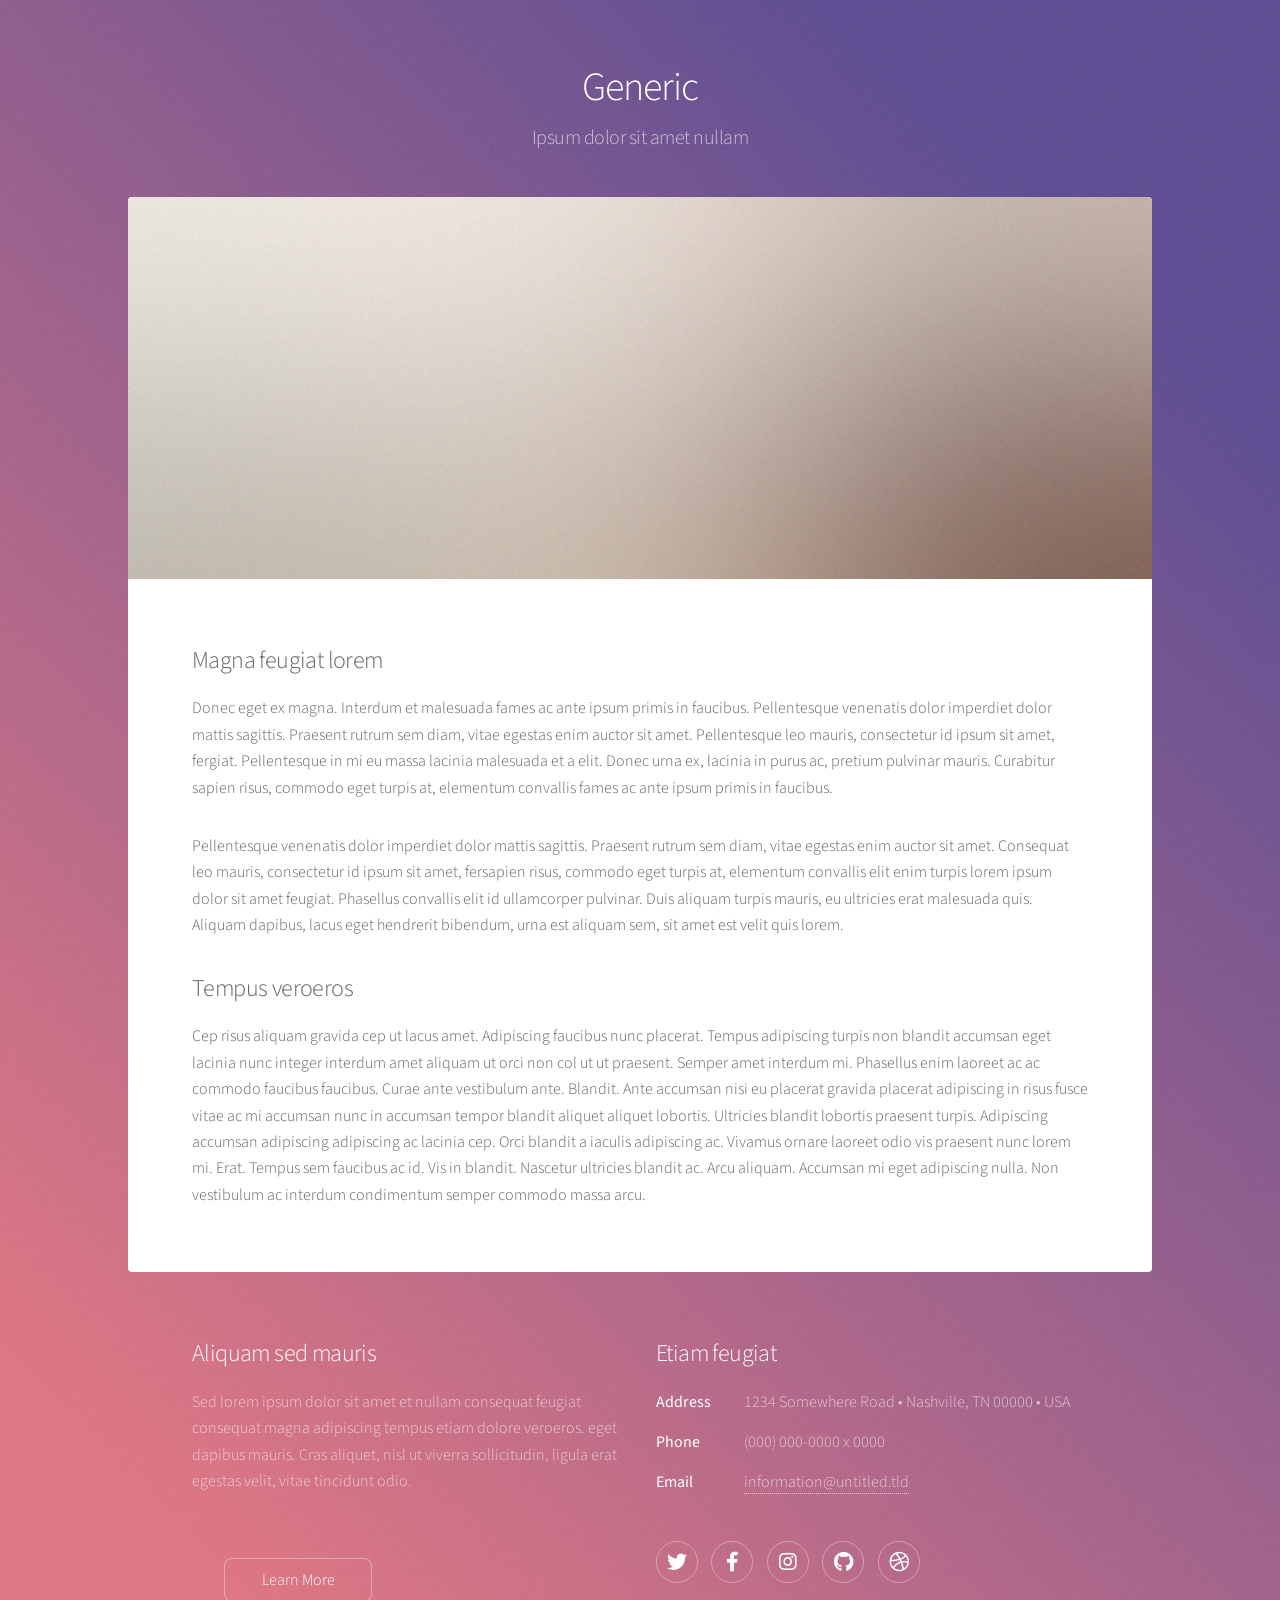
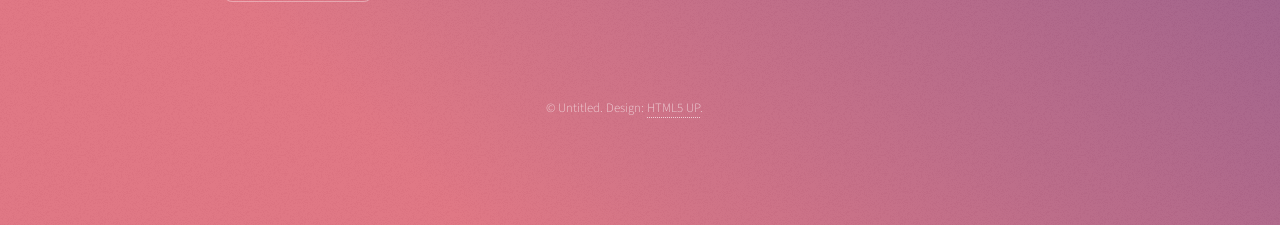
<file: generic.html>
<!DOCTYPE HTML>
<!--
	Stellar by HTML5 UP
	html5up.net | @ajlkn
	Free for personal and commercial use under the CCA 3.0 license (html5up.net/license)
-->
<html>
	<head>
		<title>Generic - Stellar by HTML5 UP</title>
		<meta charset="utf-8" />
		<meta name="viewport" content="width=device-width, initial-scale=1, user-scalable=no" />
		<link rel="stylesheet" href="assets/css/main.css" />
		<noscript><link rel="stylesheet" href="assets/css/noscript.css" /></noscript>
	</head>
	<body class="is-preload">

		<!-- Wrapper -->
			<div id="wrapper">

				<!-- Header -->
					<header id="header">
						<h1>Generic</h1>
						<p>Ipsum dolor sit amet nullam</p>
					</header>

				<!-- Main -->
					<div id="main">

						<!-- Content -->
							<section id="content" class="main">
								<span class="image main"><img src="images/pic04.jpg" alt="" /></span>
								<h2>Magna feugiat lorem</h2>
								<p>Donec eget ex magna. Interdum et malesuada fames ac ante ipsum primis in faucibus. Pellentesque venenatis dolor imperdiet dolor mattis sagittis. Praesent rutrum sem diam, vitae egestas enim auctor sit amet. Pellentesque leo mauris, consectetur id ipsum sit amet, fergiat. Pellentesque in mi eu massa lacinia malesuada et a elit. Donec urna ex, lacinia in purus ac, pretium pulvinar mauris. Curabitur sapien risus, commodo eget turpis at, elementum convallis fames ac ante ipsum primis in faucibus.</p>
								<p>Pellentesque venenatis dolor imperdiet dolor mattis sagittis. Praesent rutrum sem diam, vitae egestas enim auctor sit amet. Consequat leo mauris, consectetur id ipsum sit amet, fersapien risus, commodo eget turpis at, elementum convallis elit enim turpis lorem ipsum dolor sit amet feugiat. Phasellus convallis elit id ullamcorper pulvinar. Duis aliquam turpis mauris, eu ultricies erat malesuada quis. Aliquam dapibus, lacus eget hendrerit bibendum, urna est aliquam sem, sit amet est velit quis lorem.</p>
								<h2>Tempus veroeros</h2>
								<p>Cep risus aliquam gravida cep ut lacus amet. Adipiscing faucibus nunc placerat. Tempus adipiscing turpis non blandit accumsan eget lacinia nunc integer interdum amet aliquam ut orci non col ut ut praesent. Semper amet interdum mi. Phasellus enim laoreet ac ac commodo faucibus faucibus. Curae ante vestibulum ante. Blandit. Ante accumsan nisi eu placerat gravida placerat adipiscing in risus fusce vitae ac mi accumsan nunc in accumsan tempor blandit aliquet aliquet lobortis. Ultricies blandit lobortis praesent turpis. Adipiscing accumsan adipiscing adipiscing ac lacinia cep. Orci blandit a iaculis adipiscing ac. Vivamus ornare laoreet odio vis praesent nunc lorem mi. Erat. Tempus sem faucibus ac id. Vis in blandit. Nascetur ultricies blandit ac. Arcu aliquam. Accumsan mi eget adipiscing nulla. Non vestibulum ac interdum condimentum semper commodo massa arcu.</p>
							</section>

					</div>

				<!-- Footer -->
					<footer id="footer">
						<section>
							<h2>Aliquam sed mauris</h2>
							<p>Sed lorem ipsum dolor sit amet et nullam consequat feugiat consequat magna adipiscing tempus etiam dolore veroeros. eget dapibus mauris. Cras aliquet, nisl ut viverra sollicitudin, ligula erat egestas velit, vitae tincidunt odio.</p>
							<ul class="actions">
								<li><a href="#" class="button">Learn More</a></li>
							</ul>
						</section>
						<section>
							<h2>Etiam feugiat</h2>
							<dl class="alt">
								<dt>Address</dt>
								<dd>1234 Somewhere Road &bull; Nashville, TN 00000 &bull; USA</dd>
								<dt>Phone</dt>
								<dd>(000) 000-0000 x 0000</dd>
								<dt>Email</dt>
								<dd><a href="#">information@untitled.tld</a></dd>
							</dl>
							<ul class="icons">
								<li><a href="#" class="icon brands fa-twitter alt"><span class="label">Twitter</span></a></li>
								<li><a href="#" class="icon brands fa-facebook-f alt"><span class="label">Facebook</span></a></li>
								<li><a href="#" class="icon brands fa-instagram alt"><span class="label">Instagram</span></a></li>
								<li><a href="#" class="icon brands fa-github alt"><span class="label">GitHub</span></a></li>
								<li><a href="#" class="icon brands fa-dribbble alt"><span class="label">Dribbble</span></a></li>
							</ul>
						</section>
						<p class="copyright">&copy; Untitled. Design: <a href="https://html5up.net">HTML5 UP</a>.</p>
					</footer>

			</div>

		<!-- Scripts -->
			<script src="assets/js/jquery.min.js"></script>
			<script src="assets/js/jquery.scrollex.min.js"></script>
			<script src="assets/js/jquery.scrolly.min.js"></script>
			<script src="assets/js/browser.min.js"></script>
			<script src="assets/js/breakpoints.min.js"></script>
			<script src="assets/js/util.js"></script>
			<script src="assets/js/main.js"></script>

	</body>
</html>
</file>
<file: assets/css/noscript.css>
/*
	Stellar by HTML5 UP
	html5up.net | @ajlkn
	Free for personal and commercial use under the CCA 3.0 license (html5up.net/license)
*/

/* Header */

	body.is-preload #header.alt > * {
		opacity: 1;
	}

	body.is-preload #header.alt .logo {
		-moz-transform: none;
		-webkit-transform: none;
		-ms-transform: none;
		transform: none;
	}
</file>
<file: html5up-stellar/assets/css/noscript.css>
/*
	Stellar by HTML5 UP
	html5up.net | @ajlkn
	Free for personal and commercial use under the CCA 3.0 license (html5up.net/license)
*/

/* Header */

	body.is-preload #header.alt > * {
		opacity: 1;
	}

	body.is-preload #header.alt .logo {
		-moz-transform: none;
		-webkit-transform: none;
		-ms-transform: none;
		transform: none;
	}
</file>
<file: assets/css/main.css>
@import url(fontawesome-all.min.css);
@import 'https://fonts.googleapis.com/css?family=Source+Sans+Pro:300,400';

/*
	Stellar by HTML5 UP
	html5up.net | @ajlkn
	Free for personal and commercial use under the CCA 3.0 license (html5up.net/license)
*/

html, body, div, span, applet, object,
iframe, h1, h2, h3, h4, h5, h6, p, blockquote,
pre, a, abbr, acronym, address, big, cite,
code, del, dfn, em, img, ins, kbd, q, s, samp,
small, strike, strong, sub, sup, tt, var, b,
u, i, center, dl, dt, dd, ol, ul, li, fieldset,
form, label, legend, table, caption, tbody,
tfoot, thead, tr, th, td, article, aside,
canvas, details, embed, figure, figcaption,
footer, header, hgroup, menu, nav, output, ruby,
section, summary, time, mark, audio, video {
	margin: 0;
	padding: 0;
	border: 0;
	font-size: 100%;
	font: inherit;
	vertical-align: baseline;}

article, aside, details, figcaption, figure,
footer, header, hgroup, menu, nav, section {
	display: block;}

body {
	line-height: 1;
}

ol, ul {
	list-style: none;
}

blockquote, q {
	quotes: none;
}

	blockquote:before, blockquote:after, q:before, q:after {
		content: '';
		content: none;
	}

table {
	border-collapse: collapse;
	border-spacing: 0;
}

body {
	-webkit-text-size-adjust: none;
}

mark {
	background-color: transparent;
	color: inherit;
}

input::-moz-focus-inner {
	border: 0;
	padding: 0;
}

input, select, textarea {
	-moz-appearance: none;
	-webkit-appearance: none;
	-ms-appearance: none;
	appearance: none;
}

/* Basic */

	@-ms-viewport {
		width: device-width;
	}

	body {
		-ms-overflow-style: scrollbar;
	}

	@media screen and (max-width: 480px) {

		html, body {
			min-width: 320px;
		}

	}

	html {
		box-sizing: border-box;
	}

	*, *:before, *:after {
		box-sizing: inherit;
	}

	body {
		background-color: #935d8c;
		background-image: url("images/overlay.png"), -moz-linear-gradient(45deg, #e37682 15%, #5f4d93 85%);
		background-image: url("images/overlay.png"), -webkit-linear-gradient(45deg, #e37682 15%, #5f4d93 85%);
		background-image: url("images/overlay.png"), -ms-linear-gradient(45deg, #e37682 15%, #5f4d93 85%);
		background-image: url("images/overlay.png"), linear-gradient(45deg, #e37682 15%, #5f4d93 85%);
	}

		body.is-preload *, body.is-preload *:before, body.is-preload *:after {
			-moz-animation: none !important;
			-webkit-animation: none !important;
			-ms-animation: none !important;
			animation: none !important;
			-moz-transition: none !important;
			-webkit-transition: none !important;
			-ms-transition: none !important;
			transition: none !important;
		}

/* Type */

	body {
		background-color: #935d8c;
		color: rgba(255, 255, 255, 0.65);
	}

	body, input, select, textarea {
		font-family: "Source Sans Pro", Helvetica, sans-serif;
		font-size: 17pt;
		font-weight: 300;
		line-height: 1.65;
	}

		@media screen and (max-width: 1680px) {

			body, input, select, textarea {
				font-size: 14pt;
			}

		}

		@media screen and (max-width: 1280px) {

			body, input, select, textarea {
				font-size: 12pt;
			}

		}

		@media screen and (max-width: 360px) {

			body, input, select, textarea {
				font-size: 11pt;
			}

		}

	a {
		-moz-transition: color 0.2s ease, border-bottom 0.2s ease;
		-webkit-transition: color 0.2s ease, border-bottom 0.2s ease;
		-ms-transition: color 0.2s ease, border-bottom 0.2s ease;
		transition: color 0.2s ease, border-bottom 0.2s ease;
		text-decoration: none;
		border-bottom: dotted 1px;
		color: inherit;
	}

		a:hover {
			border-bottom-color: transparent;
		}

	strong, b {
		font-weight: 400;
	}

	em, i {
		font-style: italic;
	}

	p {
		margin: 0 0 2em 0;
	}

		p.content {
			-moz-columns: 20em 2;
			-webkit-columns: 20em 2;
			-ms-columns: 20em 2;
			columns: 20em 2;
			-moz-column-gap: 2em;
			-webkit-column-gap: 2em;
			-ms-column-gap: 2em;
			column-gap: 2em;
			text-align: justify;
		}

	h1, h2, h3, h4, h5, h6 {
		font-weight: 300;
		line-height: 1.5;
		margin: 0 0 0.7em 0;
		letter-spacing: -0.025em;
	}

		h1 a, h2 a, h3 a, h4 a, h5 a, h6 a {
			color: inherit;
			text-decoration: none;
		}

	h1 {
		font-size: 2.5em;
		line-height: 1.2;
	}

	h2 {
		font-size: 1.5em;
	}

	h3 {
		font-size: 1.25em;
	}

	h4 {
		font-size: 1.1em;
	}

	h5 {
		font-size: 0.9em;
	}

	h6 {
		font-size: 0.7em;
	}

	@media screen and (max-width: 736px) {

		h1 {
			font-size: 2em;
		}

	}

	sub {
		font-size: 0.8em;
		position: relative;
		top: 0.5em;
	}

	sup {
		font-size: 0.8em;
		position: relative;
		top: -0.5em;
	}

	blockquote {
		border-left: solid 4px;
		font-style: italic;
		margin: 0 0 2em 0;
		padding: 0.5em 0 0.5em 2em;
	}

	code {
		border-radius: 8px;
		border: solid 1px;
		font-family: "Courier New", monospace;
		font-size: 0.9em;
		margin: 0 0.25em;
		padding: 0.25em 0.65em;
	}

	pre {
		-webkit-overflow-scrolling: touch;
		font-family: "Courier New", monospace;
		font-size: 0.9em;
		margin: 0 0 2em 0;
	}

		pre code {
			display: block;
			line-height: 1.75;
			padding: 1em 1.5em;
			overflow-x: auto;
		}

	hr {
		border: 0;
		border-bottom: solid 1px;
		margin: 2em 0;
	}

		hr.major {
			margin: 3em 0;
		}

	.align-left {
		text-align: left;
	}

	.align-center {
		text-align: center;
	}

	.align-right {
		text-align: right;
	}

	input, select, textarea {
		color: #ffffff;
	}

	a:hover {
		color: #ffffff;
	}

	strong, b {
		color: #ffffff;
	}

	h1, h2, h3, h4, h5, h6 {
		color: #ffffff;
	}

	blockquote {
		border-left-color: rgba(255, 255, 255, 0.35);
	}

	code {
		background: rgba(255, 255, 255, 0.075);
		border-color: rgba(255, 255, 255, 0.35);
	}

	hr {
		border-bottom-color: rgba(255, 255, 255, 0.35);
	}

/* Row */

	.row {
		display: flex;
		flex-wrap: wrap;
		box-sizing: border-box;
		align-items: stretch;
	}

		.row > * {
			box-sizing: border-box;
		}

		.row.gtr-uniform > * > :last-child {
			margin-bottom: 0;
		}

		.row.aln-left {
			justify-content: flex-start;
		}

		.row.aln-center {
			justify-content: center;
		}

		.row.aln-right {
			justify-content: flex-end;
		}

		.row.aln-top {
			align-items: flex-start;
		}

		.row.aln-middle {
			align-items: center;
		}

		.row.aln-bottom {
			align-items: flex-end;
		}

		.row > .imp {
			order: -1;
		}

		.row > .col-1 {
			width: 8.33333%;
		}

		.row > .off-1 {
			margin-left: 8.33333%;
		}

		.row > .col-2 {
			width: 16.66667%;
		}

		.row > .off-2 {
			margin-left: 16.66667%;
		}

		.row > .col-3 {
			width: 25%;
		}

		.row > .off-3 {
			margin-left: 25%;
		}

		.row > .col-4 {
			width: 33.33333%;
		}

		.row > .off-4 {
			margin-left: 33.33333%;
		}

		.row > .col-5 {
			width: 41.66667%;
		}

		.row > .off-5 {
			margin-left: 41.66667%;
		}

		.row > .col-6 {
			width: 50%;
		}

		.row > .off-6 {
			margin-left: 50%;
		}

		.row > .col-7 {
			width: 58.33333%;
		}

		.row > .off-7 {
			margin-left: 58.33333%;
		}

		.row > .col-8 {
			width: 66.66667%;
		}

		.row > .off-8 {
			margin-left: 66.66667%;
		}

		.row > .col-9 {
			width: 75%;
		}

		.row > .off-9 {
			margin-left: 75%;
		}

		.row > .col-10 {
			width: 83.33333%;
		}

		.row > .off-10 {
			margin-left: 83.33333%;
		}

		.row > .col-11 {
			width: 91.66667%;
		}

		.row > .off-11 {
			margin-left: 91.66667%;
		}

		.row > .col-12 {
			width: 100%;
		}

		.row > .off-12 {
			margin-left: 100%;
		}

		.row.gtr-0 {
			margin-top: 0;
			margin-left: 0em;
		}

			.row.gtr-0 > * {
				padding: 0 0 0 0em;
			}

			.row.gtr-0.gtr-uniform {
				margin-top: 0em;
			}

				.row.gtr-0.gtr-uniform > * {
					padding-top: 0em;
				}

		.row.gtr-25 {
			margin-top: 0;
			margin-left: -0.375em;
		}

			.row.gtr-25 > * {
				padding: 0 0 0 0.375em;
			}

			.row.gtr-25.gtr-uniform {
				margin-top: -0.375em;
			}

				.row.gtr-25.gtr-uniform > * {
					padding-top: 0.375em;
				}

		.row.gtr-50 {
			margin-top: 0;
			margin-left: -0.75em;
		}

			.row.gtr-50 > * {
				padding: 0 0 0 0.75em;
			}

			.row.gtr-50.gtr-uniform {
				margin-top: -0.75em;
			}

				.row.gtr-50.gtr-uniform > * {
					padding-top: 0.75em;
				}

		.row {
			margin-top: 0;
			margin-left: -1.5em;
		}

			.row > * {
				padding: 0 0 0 1.5em;
			}

			.row.gtr-uniform {
				margin-top: -1.5em;
			}

				.row.gtr-uniform > * {
					padding-top: 1.5em;
				}

		.row.gtr-150 {
			margin-top: 0;
			margin-left: -2.25em;
		}

			.row.gtr-150 > * {
				padding: 0 0 0 2.25em;
			}

			.row.gtr-150.gtr-uniform {
				margin-top: -2.25em;
			}

				.row.gtr-150.gtr-uniform > * {
					padding-top: 2.25em;
				}

		.row.gtr-200 {
			margin-top: 0;
			margin-left: -3em;
		}

			.row.gtr-200 > * {
				padding: 0 0 0 3em;
			}

			.row.gtr-200.gtr-uniform {
				margin-top: -3em;
			}

				.row.gtr-200.gtr-uniform > * {
					padding-top: 3em;
				}

		@media screen and (max-width: 1680px) {

			.row {
				display: flex;
				flex-wrap: wrap;
				box-sizing: border-box;
				align-items: stretch;
			}

				.row > * {
					box-sizing: border-box;
				}

				.row.gtr-uniform > * > :last-child {
					margin-bottom: 0;
				}

				.row.aln-left {
					justify-content: flex-start;
				}

				.row.aln-center {
					justify-content: center;
				}

				.row.aln-right {
					justify-content: flex-end;
				}

				.row.aln-top {
					align-items: flex-start;
				}

				.row.aln-middle {
					align-items: center;
				}

				.row.aln-bottom {
					align-items: flex-end;
				}

				.row > .imp-xlarge {
					order: -1;
				}

				.row > .col-1-xlarge {
					width: 8.33333%;
				}

				.row > .off-1-xlarge {
					margin-left: 8.33333%;
				}

				.row > .col-2-xlarge {
					width: 16.66667%;
				}

				.row > .off-2-xlarge {
					margin-left: 16.66667%;
				}

				.row > .col-3-xlarge {
					width: 25%;
				}

				.row > .off-3-xlarge {
					margin-left: 25%;
				}

				.row > .col-4-xlarge {
					width: 33.33333%;
				}

				.row > .off-4-xlarge {
					margin-left: 33.33333%;
				}

				.row > .col-5-xlarge {
					width: 41.66667%;
				}

				.row > .off-5-xlarge {
					margin-left: 41.66667%;
				}

				.row > .col-6-xlarge {
					width: 50%;
				}

				.row > .off-6-xlarge {
					margin-left: 50%;
				}

				.row > .col-7-xlarge {
					width: 58.33333%;
				}

				.row > .off-7-xlarge {
					margin-left: 58.33333%;
				}

				.row > .col-8-xlarge {
					width: 66.66667%;
				}

				.row > .off-8-xlarge {
					margin-left: 66.66667%;
				}

				.row > .col-9-xlarge {
					width: 75%;
				}

				.row > .off-9-xlarge {
					margin-left: 75%;
				}

				.row > .col-10-xlarge {
					width: 83.33333%;
				}

				.row > .off-10-xlarge {
					margin-left: 83.33333%;
				}

				.row > .col-11-xlarge {
					width: 91.66667%;
				}

				.row > .off-11-xlarge {
					margin-left: 91.66667%;
				}

				.row > .col-12-xlarge {
					width: 100%;
				}

				.row > .off-12-xlarge {
					margin-left: 100%;
				}

				.row.gtr-0 {
					margin-top: 0;
					margin-left: 0em;
				}

					.row.gtr-0 > * {
						padding: 0 0 0 0em;
					}

					.row.gtr-0.gtr-uniform {
						margin-top: 0em;
					}

						.row.gtr-0.gtr-uniform > * {
							padding-top: 0em;
						}

				.row.gtr-25 {
					margin-top: 0;
					margin-left: -0.375em;
				}

					.row.gtr-25 > * {
						padding: 0 0 0 0.375em;
					}

					.row.gtr-25.gtr-uniform {
						margin-top: -0.375em;
					}

						.row.gtr-25.gtr-uniform > * {
							padding-top: 0.375em;
						}

				.row.gtr-50 {
					margin-top: 0;
					margin-left: -0.75em;
				}

					.row.gtr-50 > * {
						padding: 0 0 0 0.75em;
					}

					.row.gtr-50.gtr-uniform {
						margin-top: -0.75em;
					}

						.row.gtr-50.gtr-uniform > * {
							padding-top: 0.75em;
						}

				.row {
					margin-top: 0;
					margin-left: -1.5em;
				}

					.row > * {
						padding: 0 0 0 1.5em;
					}

					.row.gtr-uniform {
						margin-top: -1.5em;
					}

						.row.gtr-uniform > * {
							padding-top: 1.5em;
						}

				.row.gtr-150 {
					margin-top: 0;
					margin-left: -2.25em;
				}

					.row.gtr-150 > * {
						padding: 0 0 0 2.25em;
					}

					.row.gtr-150.gtr-uniform {
						margin-top: -2.25em;
					}

						.row.gtr-150.gtr-uniform > * {
							padding-top: 2.25em;
						}

				.row.gtr-200 {
					margin-top: 0;
					margin-left: -3em;
				}

					.row.gtr-200 > * {
						padding: 0 0 0 3em;
					}

					.row.gtr-200.gtr-uniform {
						margin-top: -3em;
					}

						.row.gtr-200.gtr-uniform > * {
							padding-top: 3em;
						}

		}

		@media screen and (max-width: 1280px) {

			.row {
				display: flex;
				flex-wrap: wrap;
				box-sizing: border-box;
				align-items: stretch;
			}

				.row > * {
					box-sizing: border-box;
				}

				.row.gtr-uniform > * > :last-child {
					margin-bottom: 0;
				}

				.row.aln-left {
					justify-content: flex-start;
				}

				.row.aln-center {
					justify-content: center;
				}

				.row.aln-right {
					justify-content: flex-end;
				}

				.row.aln-top {
					align-items: flex-start;
				}

				.row.aln-middle {
					align-items: center;
				}

				.row.aln-bottom {
					align-items: flex-end;
				}

				.row > .imp-large {
					order: -1;
				}

				.row > .col-1-large {
					width: 8.33333%;
				}

				.row > .off-1-large {
					margin-left: 8.33333%;
				}

				.row > .col-2-large {
					width: 16.66667%;
				}

				.row > .off-2-large {
					margin-left: 16.66667%;
				}

				.row > .col-3-large {
					width: 25%;
				}

				.row > .off-3-large {
					margin-left: 25%;
				}

				.row > .col-4-large {
					width: 33.33333%;
				}

				.row > .off-4-large {
					margin-left: 33.33333%;
				}

				.row > .col-5-large {
					width: 41.66667%;
				}

				.row > .off-5-large {
					margin-left: 41.66667%;
				}

				.row > .col-6-large {
					width: 50%;
				}

				.row > .off-6-large {
					margin-left: 50%;
				}

				.row > .col-7-large {
					width: 58.33333%;
				}

				.row > .off-7-large {
					margin-left: 58.33333%;
				}

				.row > .col-8-large {
					width: 66.66667%;
				}

				.row > .off-8-large {
					margin-left: 66.66667%;
				}

				.row > .col-9-large {
					width: 75%;
				}

				.row > .off-9-large {
					margin-left: 75%;
				}

				.row > .col-10-large {
					width: 83.33333%;
				}

				.row > .off-10-large {
					margin-left: 83.33333%;
				}

				.row > .col-11-large {
					width: 91.66667%;
				}

				.row > .off-11-large {
					margin-left: 91.66667%;
				}

				.row > .col-12-large {
					width: 100%;
				}

				.row > .off-12-large {
					margin-left: 100%;
				}

				.row.gtr-0 {
					margin-top: 0;
					margin-left: 0em;
				}

					.row.gtr-0 > * {
						padding: 0 0 0 0em;
					}

					.row.gtr-0.gtr-uniform {
						margin-top: 0em;
					}

						.row.gtr-0.gtr-uniform > * {
							padding-top: 0em;
						}

				.row.gtr-25 {
					margin-top: 0;
					margin-left: -0.375em;
				}

					.row.gtr-25 > * {
						padding: 0 0 0 0.375em;
					}

					.row.gtr-25.gtr-uniform {
						margin-top: -0.375em;
					}

						.row.gtr-25.gtr-uniform > * {
							padding-top: 0.375em;
						}

				.row.gtr-50 {
					margin-top: 0;
					margin-left: -0.75em;
				}

					.row.gtr-50 > * {
						padding: 0 0 0 0.75em;
					}

					.row.gtr-50.gtr-uniform {
						margin-top: -0.75em;
					}

						.row.gtr-50.gtr-uniform > * {
							padding-top: 0.75em;
						}

				.row {
					margin-top: 0;
					margin-left: -1.5em;
				}

					.row > * {
						padding: 0 0 0 1.5em;
					}

					.row.gtr-uniform {
						margin-top: -1.5em;
					}

						.row.gtr-uniform > * {
							padding-top: 1.5em;
						}

				.row.gtr-150 {
					margin-top: 0;
					margin-left: -2.25em;
				}

					.row.gtr-150 > * {
						padding: 0 0 0 2.25em;
					}

					.row.gtr-150.gtr-uniform {
						margin-top: -2.25em;
					}

						.row.gtr-150.gtr-uniform > * {
							padding-top: 2.25em;
						}

				.row.gtr-200 {
					margin-top: 0;
					margin-left: -3em;
				}

					.row.gtr-200 > * {
						padding: 0 0 0 3em;
					}

					.row.gtr-200.gtr-uniform {
						margin-top: -3em;
					}

						.row.gtr-200.gtr-uniform > * {
							padding-top: 3em;
						}

		}

		@media screen and (max-width: 980px) {

			.row {
				display: flex;
				flex-wrap: wrap;
				box-sizing: border-box;
				align-items: stretch;
			}

				.row > * {
					box-sizing: border-box;
				}

				.row.gtr-uniform > * > :last-child {
					margin-bottom: 0;
				}

				.row.aln-left {
					justify-content: flex-start;
				}

				.row.aln-center {
					justify-content: center;
				}

				.row.aln-right {
					justify-content: flex-end;
				}

				.row.aln-top {
					align-items: flex-start;
				}

				.row.aln-middle {
					align-items: center;
				}

				.row.aln-bottom {
					align-items: flex-end;
				}

				.row > .imp-medium {
					order: -1;
				}

				.row > .col-1-medium {
					width: 8.33333%;
				}

				.row > .off-1-medium {
					margin-left: 8.33333%;
				}

				.row > .col-2-medium {
					width: 16.66667%;
				}

				.row > .off-2-medium {
					margin-left: 16.66667%;
				}

				.row > .col-3-medium {
					width: 25%;
				}

				.row > .off-3-medium {
					margin-left: 25%;
				}

				.row > .col-4-medium {
					width: 33.33333%;
				}

				.row > .off-4-medium {
					margin-left: 33.33333%;
				}

				.row > .col-5-medium {
					width: 41.66667%;
				}

				.row > .off-5-medium {
					margin-left: 41.66667%;
				}

				.row > .col-6-medium {
					width: 50%;
				}

				.row > .off-6-medium {
					margin-left: 50%;
				}

				.row > .col-7-medium {
					width: 58.33333%;
				}

				.row > .off-7-medium {
					margin-left: 58.33333%;
				}

				.row > .col-8-medium {
					width: 66.66667%;
				}

				.row > .off-8-medium {
					margin-left: 66.66667%;
				}

				.row > .col-9-medium {
					width: 75%;
				}

				.row > .off-9-medium {
					margin-left: 75%;
				}

				.row > .col-10-medium {
					width: 83.33333%;
				}

				.row > .off-10-medium {
					margin-left: 83.33333%;
				}

				.row > .col-11-medium {
					width: 91.66667%;
				}

				.row > .off-11-medium {
					margin-left: 91.66667%;
				}

				.row > .col-12-medium {
					width: 100%;
				}

				.row > .off-12-medium {
					margin-left: 100%;
				}

				.row.gtr-0 {
					margin-top: 0;
					margin-left: 0em;
				}

					.row.gtr-0 > * {
						padding: 0 0 0 0em;
					}

					.row.gtr-0.gtr-uniform {
						margin-top: 0em;
					}

						.row.gtr-0.gtr-uniform > * {
							padding-top: 0em;
						}

				.row.gtr-25 {
					margin-top: 0;
					margin-left: -0.375em;
				}

					.row.gtr-25 > * {
						padding: 0 0 0 0.375em;
					}

					.row.gtr-25.gtr-uniform {
						margin-top: -0.375em;
					}

						.row.gtr-25.gtr-uniform > * {
							padding-top: 0.375em;
						}

				.row.gtr-50 {
					margin-top: 0;
					margin-left: -0.75em;
				}

					.row.gtr-50 > * {
						padding: 0 0 0 0.75em;
					}

					.row.gtr-50.gtr-uniform {
						margin-top: -0.75em;
					}

						.row.gtr-50.gtr-uniform > * {
							padding-top: 0.75em;
						}

				.row {
					margin-top: 0;
					margin-left: -1.5em;
				}

					.row > * {
						padding: 0 0 0 1.5em;
					}

					.row.gtr-uniform {
						margin-top: -1.5em;
					}

						.row.gtr-uniform > * {
							padding-top: 1.5em;
						}

				.row.gtr-150 {
					margin-top: 0;
					margin-left: -2.25em;
				}

					.row.gtr-150 > * {
						padding: 0 0 0 2.25em;
					}

					.row.gtr-150.gtr-uniform {
						margin-top: -2.25em;
					}

						.row.gtr-150.gtr-uniform > * {
							padding-top: 2.25em;
						}

				.row.gtr-200 {
					margin-top: 0;
					margin-left: -3em;
				}

					.row.gtr-200 > * {
						padding: 0 0 0 3em;
					}

					.row.gtr-200.gtr-uniform {
						margin-top: -3em;
					}

						.row.gtr-200.gtr-uniform > * {
							padding-top: 3em;
						}

		}

		@media screen and (max-width: 736px) {

			.row {
				display: flex;
				flex-wrap: wrap;
				box-sizing: border-box;
				align-items: stretch;
			}

				.row > * {
					box-sizing: border-box;
				}

				.row.gtr-uniform > * > :last-child {
					margin-bottom: 0;
				}

				.row.aln-left {
					justify-content: flex-start;
				}

				.row.aln-center {
					justify-content: center;
				}

				.row.aln-right {
					justify-content: flex-end;
				}

				.row.aln-top {
					align-items: flex-start;
				}

				.row.aln-middle {
					align-items: center;
				}

				.row.aln-bottom {
					align-items: flex-end;
				}

				.row > .imp-small {
					order: -1;
				}

				.row > .col-1-small {
					width: 8.33333%;
				}

				.row > .off-1-small {
					margin-left: 8.33333%;
				}

				.row > .col-2-small {
					width: 16.66667%;
				}

				.row > .off-2-small {
					margin-left: 16.66667%;
				}

				.row > .col-3-small {
					width: 25%;
				}

				.row > .off-3-small {
					margin-left: 25%;
				}

				.row > .col-4-small {
					width: 33.33333%;
				}

				.row > .off-4-small {
					margin-left: 33.33333%;
				}

				.row > .col-5-small {
					width: 41.66667%;
				}

				.row > .off-5-small {
					margin-left: 41.66667%;
				}

				.row > .col-6-small {
					width: 50%;
				}

				.row > .off-6-small {
					margin-left: 50%;
				}

				.row > .col-7-small {
					width: 58.33333%;
				}

				.row > .off-7-small {
					margin-left: 58.33333%;
				}

				.row > .col-8-small {
					width: 66.66667%;
				}

				.row > .off-8-small {
					margin-left: 66.66667%;
				}

				.row > .col-9-small {
					width: 75%;
				}

				.row > .off-9-small {
					margin-left: 75%;
				}

				.row > .col-10-small {
					width: 83.33333%;
				}

				.row > .off-10-small {
					margin-left: 83.33333%;
				}

				.row > .col-11-small {
					width: 91.66667%;
				}

				.row > .off-11-small {
					margin-left: 91.66667%;
				}

				.row > .col-12-small {
					width: 100%;
				}

				.row > .off-12-small {
					margin-left: 100%;
				}

				.row.gtr-0 {
					margin-top: 0;
					margin-left: 0em;
				}

					.row.gtr-0 > * {
						padding: 0 0 0 0em;
					}

					.row.gtr-0.gtr-uniform {
						margin-top: 0em;
					}

						.row.gtr-0.gtr-uniform > * {
							padding-top: 0em;
						}

				.row.gtr-25 {
					margin-top: 0;
					margin-left: -0.25em;
				}

					.row.gtr-25 > * {
						padding: 0 0 0 0.25em;
					}

					.row.gtr-25.gtr-uniform {
						margin-top: -0.25em;
					}

						.row.gtr-25.gtr-uniform > * {
							padding-top: 0.25em;
						}

				.row.gtr-50 {
					margin-top: 0;
					margin-left: -0.5em;
				}

					.row.gtr-50 > * {
						padding: 0 0 0 0.5em;
					}

					.row.gtr-50.gtr-uniform {
						margin-top: -0.5em;
					}

						.row.gtr-50.gtr-uniform > * {
							padding-top: 0.5em;
						}

				.row {
					margin-top: 0;
					margin-left: -1em;
				}

					.row > * {
						padding: 0 0 0 1em;
					}

					.row.gtr-uniform {
						margin-top: -1em;
					}

						.row.gtr-uniform > * {
							padding-top: 1em;
						}

				.row.gtr-150 {
					margin-top: 0;
					margin-left: -1.5em;
				}

					.row.gtr-150 > * {
						padding: 0 0 0 1.5em;
					}

					.row.gtr-150.gtr-uniform {
						margin-top: -1.5em;
					}

						.row.gtr-150.gtr-uniform > * {
							padding-top: 1.5em;
						}

				.row.gtr-200 {
					margin-top: 0;
					margin-left: -2em;
				}

					.row.gtr-200 > * {
						padding: 0 0 0 2em;
					}

					.row.gtr-200.gtr-uniform {
						margin-top: -2em;
					}

						.row.gtr-200.gtr-uniform > * {
							padding-top: 2em;
						}

		}

		@media screen and (max-width: 480px) {

			.row {
				display: flex;
				flex-wrap: wrap;
				box-sizing: border-box;
				align-items: stretch;
			}

				.row > * {
					box-sizing: border-box;
				}

				.row.gtr-uniform > * > :last-child {
					margin-bottom: 0;
				}

				.row.aln-left {
					justify-content: flex-start;
				}

				.row.aln-center {
					justify-content: center;
				}

				.row.aln-right {
					justify-content: flex-end;
				}

				.row.aln-top {
					align-items: flex-start;
				}

				.row.aln-middle {
					align-items: center;
				}

				.row.aln-bottom {
					align-items: flex-end;
				}

				.row > .imp-xsmall {
					order: -1;
				}

				.row > .col-1-xsmall {
					width: 8.33333%;
				}

				.row > .off-1-xsmall {
					margin-left: 8.33333%;
				}

				.row > .col-2-xsmall {
					width: 16.66667%;
				}

				.row > .off-2-xsmall {
					margin-left: 16.66667%;
				}

				.row > .col-3-xsmall {
					width: 25%;
				}

				.row > .off-3-xsmall {
					margin-left: 25%;
				}

				.row > .col-4-xsmall {
					width: 33.33333%;
				}

				.row > .off-4-xsmall {
					margin-left: 33.33333%;
				}

				.row > .col-5-xsmall {
					width: 41.66667%;
				}

				.row > .off-5-xsmall {
					margin-left: 41.66667%;
				}

				.row > .col-6-xsmall {
					width: 50%;
				}

				.row > .off-6-xsmall {
					margin-left: 50%;
				}

				.row > .col-7-xsmall {
					width: 58.33333%;
				}

				.row > .off-7-xsmall {
					margin-left: 58.33333%;
				}

				.row > .col-8-xsmall {
					width: 66.66667%;
				}

				.row > .off-8-xsmall {
					margin-left: 66.66667%;
				}

				.row > .col-9-xsmall {
					width: 75%;
				}

				.row > .off-9-xsmall {
					margin-left: 75%;
				}

				.row > .col-10-xsmall {
					width: 83.33333%;
				}

				.row > .off-10-xsmall {
					margin-left: 83.33333%;
				}

				.row > .col-11-xsmall {
					width: 91.66667%;
				}

				.row > .off-11-xsmall {
					margin-left: 91.66667%;
				}

				.row > .col-12-xsmall {
					width: 100%;
				}

				.row > .off-12-xsmall {
					margin-left: 100%;
				}

				.row.gtr-0 {
					margin-top: 0;
					margin-left: 0em;
				}

					.row.gtr-0 > * {
						padding: 0 0 0 0em;
					}

					.row.gtr-0.gtr-uniform {
						margin-top: 0em;
					}

						.row.gtr-0.gtr-uniform > * {
							padding-top: 0em;
						}

				.row.gtr-25 {
					margin-top: 0;
					margin-left: -0.3125em;
				}

					.row.gtr-25 > * {
						padding: 0 0 0 0.3125em;
					}

					.row.gtr-25.gtr-uniform {
						margin-top: -0.3125em;
					}

						.row.gtr-25.gtr-uniform > * {
							padding-top: 0.3125em;
						}

				.row.gtr-50 {
					margin-top: 0;
					margin-left: -0.625em;
				}

					.row.gtr-50 > * {
						padding: 0 0 0 0.625em;
					}

					.row.gtr-50.gtr-uniform {
						margin-top: -0.625em;
					}

						.row.gtr-50.gtr-uniform > * {
							padding-top: 0.625em;
						}

				.row {
					margin-top: 0;
					margin-left: -1.25em;
				}

					.row > * {
						padding: 0 0 0 1.25em;
					}

					.row.gtr-uniform {
						margin-top: -1.25em;
					}

						.row.gtr-uniform > * {
							padding-top: 1.25em;
						}

				.row.gtr-150 {
					margin-top: 0;
					margin-left: -1.875em;
				}

					.row.gtr-150 > * {
						padding: 0 0 0 1.875em;
					}

					.row.gtr-150.gtr-uniform {
						margin-top: -1.875em;
					}

						.row.gtr-150.gtr-uniform > * {
							padding-top: 1.875em;
						}

				.row.gtr-200 {
					margin-top: 0;
					margin-left: -2.5em;
				}

					.row.gtr-200 > * {
						padding: 0 0 0 2.5em;
					}

					.row.gtr-200.gtr-uniform {
						margin-top: -2.5em;
					}

						.row.gtr-200.gtr-uniform > * {
							padding-top: 2.5em;
						}

		}

/* Box */

	.box {
		border-radius: 8px;
		border: solid;
		margin-bottom: 2em;
		padding: 1.5em;
	}

		.box > :last-child,
		.box > :last-child > :last-child,
		.box > :last-child > :last-child > :last-child {
			margin-bottom: 0;
		}

		.box.alt {
			border: 0;
			border-radius: 0;
			padding: 0;
		}

	.box {
		border-color: rgba(255, 255, 255, 0.35);
	}

/* Button */

	input[type="submit"],
	input[type="reset"],
	input[type="button"],
	button,
	.button {
		-moz-appearance: none;
		-webkit-appearance: none;
		-ms-appearance: none;
		appearance: none;
		-moz-transition: background-color 0.2s ease-in-out, color 0.2s ease-in-out;
		-webkit-transition: background-color 0.2s ease-in-out, color 0.2s ease-in-out;
		-ms-transition: background-color 0.2s ease-in-out, color 0.2s ease-in-out;
		transition: background-color 0.2s ease-in-out, color 0.2s ease-in-out;
		border-radius: 8px;
		border: 0;
		cursor: pointer;
		display: inline-block;
		font-weight: 300;
		height: 2.75em;
		line-height: 2.75em;
		min-width: 9.25em;
		padding: 0 1.5em;
		margin:2em;
		text-align: center;
		text-decoration: none;
		white-space: nowrap;
	}

		input[type="submit"].icon,
		input[type="reset"].icon,
		input[type="button"].icon,
		button.icon,
		.button.icon {
			padding-left: 1.35em;
		}

			input[type="submit"].icon:before,
			input[type="reset"].icon:before,
			input[type="button"].icon:before,
			button.icon:before,
			.button.icon:before {
				margin-right: 0.5em;
			}

		input[type="submit"].fit,
		input[type="reset"].fit,
		input[type="button"].fit,
		button.fit,
		.button.fit {
			width: 100%;
		}

		input[type="submit"].small,
		input[type="reset"].small,
		input[type="button"].small,
		button.small,
		.button.small {
			font-size: 0.8em;
		}

		input[type="submit"].large,
		input[type="reset"].large,
		input[type="button"].large,
		button.large,
		.button.large {
			font-size: 1.35em;
		}

		input[type="submit"].disabled, input[type="submit"]:disabled,
		input[type="reset"].disabled,
		input[type="reset"]:disabled,
		input[type="button"].disabled,
		input[type="button"]:disabled,
		button.disabled,
		button:disabled,
		.button.disabled,
		.button:disabled {
			pointer-events: none;
			opacity: 0.25;
		}

		@media screen and (max-width: 736px) {

			input[type="submit"],
			input[type="reset"],
			input[type="button"],
			button,
			.button {
				min-width: 0;
			}

		}

	input[type="submit"],
	input[type="reset"],
	input[type="button"],
	button,
	.button {
		background-color: transparent;
		box-shadow: inset 0 0 0 1px rgba(255, 255, 255, 0.35);
		color: #ffffff !important;
	}

		input[type="submit"]:hover,
		input[type="reset"]:hover,
		input[type="button"]:hover,
		button:hover,
		.button:hover {
			background-color: rgba(255, 255, 255, 0.075);
		}

		input[type="submit"]:active,
		input[type="reset"]:active,
		input[type="button"]:active,
		button:active,
		.button:active {
			background-color: rgba(255, 255, 255, 0.2);
		}

		input[type="submit"].icon:before,
		input[type="reset"].icon:before,
		input[type="button"].icon:before,
		button.icon:before,
		.button.icon:before {
			color: rgba(255, 255, 255, 0.5);
		}

		input[type="submit"].primary,
		input[type="reset"].primary,
		input[type="button"].primary,
		button.primary,
		.button.primary {
			background-color: #8cc9f0;
			color: #ffffff !important;
			box-shadow: none;
		}

			input[type="submit"].primary:hover,
			input[type="reset"].primary:hover,
			input[type="button"].primary:hover,
			button.primary:hover,
			.button.primary:hover {
				background-color: #9acff2;
			}

			input[type="submit"].primary:active,
			input[type="reset"].primary:active,
			input[type="button"].primary:active,
			button.primary:active,
			.button.primary:active {
				background-color: #7ec3ee;
			}

			input[type="submit"].primary.icon:before,
			input[type="reset"].primary.icon:before,
			input[type="button"].primary.icon:before,
			button.primary.icon:before,
			.button.primary.icon:before {
				color: #ffffff !important;
			}

/* Form */

	form {
		margin: 0 0 2em 0;
	}

	label {
		display: block;
		font-size: 0.9em;
		font-weight: 400;
		margin: 1em 0 1em 0;
	}

	input[type="text"],
	input[type="password"],
	input[type="email"],
	select,
	textarea {
		-moz-appearance: none;
		-webkit-appearance: none;
		-ms-appearance: none;
		appearance: none;
		border-radius: 8px;
		border: solid 1px;
		color: inherit;
		display: block;
		outline: 0;
		padding: 2em;
		text-decoration: none;
		width: 100%;
	}

		input[type="text"]:invalid,
		input[type="password"]:invalid,
		input[type="email"]:invalid,
		select:invalid,
		textarea:invalid {
			box-shadow: none;
		}

	select {
		background-size: 1.25rem;
		background-repeat: no-repeat;
		background-position: calc(100% - 1rem) center;
		height: 2.75em;
		padding-right: 2.75em;
		text-overflow: ellipsis;
	}

		select:focus::-ms-value {
			background-color: transparent;
		}

		select::-ms-expand {
			display: none;
		}

	input[type="text"],
	input[type="password"],
	input[type="email"],
	select {
		height: 2.75em;
	}

	textarea {
		padding: 2em;
	}

	input[type="checkbox"],
	input[type="radio"] {
		-moz-appearance: none;
		-webkit-appearance: none;
		-ms-appearance: none;
		appearance: none;
		display: block;
		float: left;
		margin-right: -2em;
		opacity: 0;
		width: 1em;
		z-index: -1;
	}

		input[type="checkbox"] + label,
		input[type="radio"] + label {
			text-decoration: none;
			cursor: pointer;
			display: inline-block;
			font-size: 1em;
			font-weight: 300;
			padding-left: 2.4em;
			padding-right: 0.75em;
			position: relative;
		}

			input[type="checkbox"] + label:before,
			input[type="radio"] + label:before {
				-moz-osx-font-smoothing: grayscale;
				-webkit-font-smoothing: antialiased;
				display: inline-block;
				font-style: normal;
				font-variant: normal;
				text-rendering: auto;
				line-height: 1;
				text-transform: none !important;
				font-family: 'Font Awesome 5 Free';
				font-weight: 900;
			}

			input[type="checkbox"] + label:before,
			input[type="radio"] + label:before {
				border-radius: 8px;
				border: solid 1px;
				content: '';
				display: inline-block;
				font-size: 0.8em;
				height: 2.0625em;
				left: 0;
				line-height: 2.0625em;
				position: absolute;
				text-align: center;
				top: 0;
				width: 2.0625em;
			}

		input[type="checkbox"]:checked + label:before,
		input[type="radio"]:checked + label:before {
			content: '\f00c';
		}

	input[type="checkbox"] + label:before {
		border-radius: 8px;
	}

	input[type="radio"] + label:before {
		border-radius: 100%;
	}

	::-webkit-input-placeholder {
		opacity: 1.0;
	}

	:-moz-placeholder {
		opacity: 1.0;
	}

	::-moz-placeholder {
		opacity: 1.0;
	}

	:-ms-input-placeholder {
		opacity: 1.0;
	}

	label {
		color: #ffffff;
	}

	input[type="text"],
	input[type="password"],
	input[type="email"],
	select,
	textarea {
		background-color: rgba(255, 255, 255, 0.075);
		border-color: rgba(255, 255, 255, 0.35);
	}

		input[type="text"]:focus,
		input[type="password"]:focus,
		input[type="email"]:focus,
		select:focus,
		textarea:focus {
			border-color: #8cc9f0;
			box-shadow: 0 0 0 1px #8cc9f0;
		}

	select {
		background-image: url("data:image/svg+xml;charset=utf8,%3Csvg xmlns='http://www.w3.org/2000/svg' width='40' height='40' preserveAspectRatio='none' viewBox='0 0 40 40'%3E%3Cpath d='M9.4,12.3l10.4,10.4l10.4-10.4c0.2-0.2,0.5-0.4,0.9-0.4c0.3,0,0.6,0.1,0.9,0.4l3.3,3.3c0.2,0.2,0.4,0.5,0.4,0.9 c0,0.4-0.1,0.6-0.4,0.9L20.7,31.9c-0.2,0.2-0.5,0.4-0.9,0.4c-0.3,0-0.6-0.1-0.9-0.4L4.3,17.3c-0.2-0.2-0.4-0.5-0.4-0.9 c0-0.4,0.1-0.6,0.4-0.9l3.3-3.3c0.2-0.2,0.5-0.4,0.9-0.4S9.1,12.1,9.4,12.3z' fill='rgba(255, 255, 255, 0.35)' /%3E%3C/svg%3E");
	}

		select option {
			color: #ffffff;
			background: #935d8c;
		}

	input[type="checkbox"] + label,
	input[type="radio"] + label {
		color: rgba(255, 255, 255, 0.65);
	}

		input[type="checkbox"] + label:before,
		input[type="radio"] + label:before {
			background: rgba(255, 255, 255, 0.075);
			border-color: rgba(255, 255, 255, 0.35);
		}

	input[type="checkbox"]:checked + label:before,
	input[type="radio"]:checked + label:before {
		background-color: #ffffff;
		border-color: #ffffff;
		color: #935d8c;
	}

	input[type="checkbox"]:focus + label:before,
	input[type="radio"]:focus + label:before {
		border-color: #8cc9f0;
		box-shadow: 0 0 0 1px #8cc9f0;
	}

	::-webkit-input-placeholder {
		color: rgba(255, 255, 255, 0.5) !important;
	}

	:-moz-placeholder {
		color: rgba(255, 255, 255, 0.5) !important;
	}

	::-moz-placeholder {
		color: rgba(255, 255, 255, 0.5) !important;
	}

	:-ms-input-placeholder {
		color: rgba(255, 255, 255, 0.5) !important;
	}

	.formerize-placeholder {
		color: rgba(255, 255, 255, 0.5) !important;
	}

/* Icon */

	.icon {
		text-decoration: none;
		-moz-transition: background-color 0.2s ease-in-out, color 0.2s ease-in-out;
		-webkit-transition: background-color 0.2s ease-in-out, color 0.2s ease-in-out;
		-ms-transition: background-color 0.2s ease-in-out, color 0.2s ease-in-out;
		transition: background-color 0.2s ease-in-out, color 0.2s ease-in-out;
		border-bottom: none;
		position: relative;
	}

		.icon:before {
			-moz-osx-font-smoothing: grayscale;
			-webkit-font-smoothing: antialiased;
			display: inline-block;
			font-style: normal;
			font-variant: normal;
			text-rendering: auto;
			line-height: 1;
			text-transform: none !important;
			font-family: 'Font Awesome 5 Free';
			font-weight: 400;
		}

		.icon > .label {
			display: none;
		}

		.icon:before {
			line-height: solid;
		}

		.icon.solid:before {
			font-weight: 900;
		}

		.icon.brands:before {
			font-family: 'Font Awesome 5 Brands';
		}

		.icon.major {
			border: solid 1px;
			display: inline-block;
			border-radius: 100%;
			padding: 0.65em;
			margin: 0 0 2em 0;
			cursor: default;
		}

			.icon.major:before {
				display: inline-block;
				font-size: 6.25rem;
				width: 2.25em;
				height: 2.25em;
				line-height: 2.2em;
				border-radius: 100%;
				border: solid 1px;
				text-align: center;
			}

		.icon.alt {
			display: inline-block;
			border: solid 1px;
			border-radius: 100%;
		}

			.icon.alt:before {
				display: block;
				font-size: 1.25em;
				width: 2em;
				height: 2em;
				text-align: center;
				line-height: 2em;
			}

		.icon.style1 {
			color: #efa8b0;
		}

		.icon.style2 {
			color: #c79cc8;
		}

		.icon.style3 {
			color: #a89cc8;
		}

		.icon.style4 {
			color: #9bb2e1;
		}

		.icon.style5 {
			color: #8cc9f0;
		}

		@media screen and (max-width: 1680px) {

			.icon.major:before {
				font-size: 5.5rem;
			}

		}

		@media screen and (max-width: 1280px) {

			.icon.major:before {
				font-size: 4.75rem;
			}

		}

		@media screen and (max-width: 736px) {

			.icon.major {
				margin: 0 0 1.5em 0;
				padding: 0.35em;
			}

				.icon.major:before {
					font-size: 3.5rem;
				}

		}

	.icon.major {
		border-color: rgba(255, 255, 255, 0.35);
	}

		.icon.major:before {
			border-color: rgba(255, 255, 255, 0.35);
		}

	.icon.alt {
		border-color: rgba(255, 255, 255, 0.35);
		color: #ffffff;
	}

		.icon.alt:hover {
			background-color: rgba(255, 255, 255, 0.075);
		}

		.icon.alt:active {
			background-color: rgba(255, 255, 255, 0.2);
		}

/* Image */

	.image {
		border-radius: 8px;
		border: 0;
		display: inline-block;
		position: relative;
	}

		.image img {
			border-radius: 8px;
			display: block;
		}

		.image.left, .image.right {
			max-width: 40%;
		}

			.image.left img, .image.right img {
				width: 100%;
			}

		.image.left {
			float: left;
			margin: 0 1.5em 1em 0;
			top: 0.25em;
		}

		.image.right {
			float: right;
			margin: 0 0 1em 1.5em;
			top: 0.25em;
		}

		.image.fit {
			display: block;
			margin: 0 0 2em 0;
			width: 100%;
		}

			.image.fit img {
				width: 100%;
			}

		.image.main {
			display: block;
			margin: 0 0 3em 0;
			width: 100%;
		}

			.image.main img {
				width: 100%;
			}

/* List */

	ol {
		list-style: decimal;
		margin: 0 0 2em 0;
		padding-left: 1.25em;
	}

		ol li {
			padding-left: 0.25em;
		}

	ul {
		list-style: disc;
		margin: 0 0 2em 0;
		padding-left: 1em;
	}

		ul li {
			padding-left: 0.5em;
		}

		ul.alt {
			list-style: none;
			padding-left: 0;
		}

			ul.alt li {
				border-top: solid 1px;
				padding: 0.5em 0;
			}

				ul.alt li:first-child {
					border-top: 0;
					padding-top: 0;
				}

	dl {
		margin: 0 0 2em 0;
	}

		dl dt {
			display: block;
			font-weight: 400;
			margin: 0 0 1em 0;
		}

		dl dd {
			margin-left: 2em;
		}

		dl.alt dt {
			display: block;
			width: 3em;
			margin: 0;
			clear: left;
			float: left;
		}

		dl.alt dd {
			margin: 0 0 0.85em 5.5em;
		}

		dl.alt:after {
			content: '';
			display: block;
			clear: both;
		}

	ul.alt li {
		border-top-color: rgba(255, 255, 255, 0.35);
	}

	dl dt {
		color: #ffffff;
	}

/* Actions */

	ul.actions {
		display: -moz-flex;
		display: -webkit-flex;
		display: -ms-flex;
		display: flex;
		cursor: default;
		list-style: none;
		margin-left: -1em;
		padding-left: 0;
	}

		ul.actions li {
			padding: 0 0 0 1em;
			vertical-align: middle;
		}

		ul.actions.special {
			-moz-justify-content: center;
			-webkit-justify-content: center;
			-ms-justify-content: center;
			justify-content: center;
			width: 100%;
			margin-left: 0;
		}

			ul.actions.special li:first-child {
				padding-left: 0;
			}

		ul.actions.stacked {
			-moz-flex-direction: column;
			-webkit-flex-direction: column;
			-ms-flex-direction: column;
			flex-direction: column;
			margin-left: 0;
		}

			ul.actions.stacked li {
				padding: 1.3em 0 0 0;
			}

				ul.actions.stacked li:first-child {
					padding-top: 0;
				}

		ul.actions.fit {
			width: calc(100% + 1em);
		}

			ul.actions.fit li {
				-moz-flex-grow: 1;
				-webkit-flex-grow: 1;
				-ms-flex-grow: 1;
				flex-grow: 1;
				-moz-flex-shrink: 1;
				-webkit-flex-shrink: 1;
				-ms-flex-shrink: 1;
				flex-shrink: 1;
				width: 100%;
			}

				ul.actions.fit li > * {
					width: 100%;
				}

			ul.actions.fit.stacked {
				width: 100%;
			}

		@media screen and (max-width: 480px) {

			ul.actions:not(.fixed) {
				-moz-flex-direction: column;
				-webkit-flex-direction: column;
				-ms-flex-direction: column;
				flex-direction: column;
				margin-left: 0;
				width: 100% !important;
			}

				ul.actions:not(.fixed) li {
					-moz-flex-grow: 1;
					-webkit-flex-grow: 1;
					-ms-flex-grow: 1;
					flex-grow: 1;
					-moz-flex-shrink: 1;
					-webkit-flex-shrink: 1;
					-ms-flex-shrink: 1;
					flex-shrink: 1;
					padding: 1em 0 0 0;
					text-align: center;
					width: 100%;
				}

					ul.actions:not(.fixed) li > * {
						width: 100%;
					}

					ul.actions:not(.fixed) li:first-child {
						padding-top: 0;
					}

					ul.actions:not(.fixed) li input[type="submit"],
					ul.actions:not(.fixed) li input[type="reset"],
					ul.actions:not(.fixed) li input[type="button"],
					ul.actions:not(.fixed) li button,
					ul.actions:not(.fixed) li .button {
						width: 100%;
					}

						ul.actions:not(.fixed) li input[type="submit"].icon:before,
						ul.actions:not(.fixed) li input[type="reset"].icon:before,
						ul.actions:not(.fixed) li input[type="button"].icon:before,
						ul.actions:not(.fixed) li button.icon:before,
						ul.actions:not(.fixed) li .button.icon:before {
							margin-left: -0.5rem;
						}

		}

/* Icons */

	ul.icons {
		cursor: default;
		list-style: none;
		padding-left: 0;
	}

		ul.icons li {
			display: inline-block;
			padding: 0 0.65em 0 0;
		}

			ul.icons li:last-child {
				padding-right: 0 !important;
			}

/* Section/Article */

	section.special, article.special {
		text-align: center;
	}

	header.major {
		margin-bottom: 3em;
	}

		header.major h2 {
			font-size: 2em;
		}

			header.major h2:after {
				display: block;
				content: '';
				width: 3.25em;
				height: 2px;
				margin: 0.7em 0 1em 0;
				border-radius: 2px;
			}

				section.special header.major h2:after, article.special header.major h2:after {
					margin-left: auto;
					margin-right: auto;
				}

		header.major p {
			font-size: 1.25em;
			letter-spacing: -0.025em;
		}

		header.major.special {
			text-align: center;
		}

			header.major.special h2:after {
				margin-left: auto;
				margin-right: auto;
			}

	footer.major {
		margin-top: 3em;
	}

	@media screen and (max-width: 736px) {

		header.major {
			margin-bottom: 0;
		}

			header.major h2 {
				font-size: 1.5em;
			}

			header.major p {
				font-size: 1em;
				letter-spacing: 0;
			}

				header.major p br {
					display: none;
				}

		footer.major {
			margin-top: 0;
		}

	}

	header.major h2:after {
		background-color: rgba(255, 255, 255, 0.35);
	}

/* Table */

	.table-wrapper {
		-webkit-overflow-scrolling: touch;
		overflow-x: auto;
	}

	table {
		margin: 0 0 2em 0;
		width: 100%;
	}

		table tbody tr {
			border: solid 1px;
			border-left: 0;
			border-right: 0;
		}

		table td {
			padding: 0.75em 0.75em;
		}

		table th {
			font-size: 0.9em;
			font-weight: 400;
			padding: 0 0.75em 0.75em 0.75em;
			text-align: left;
		}

		table thead {
			border-bottom: solid 2px;
		}

		table tfoot {
			border-top: solid 2px;
		}

		table.alt {
			border-collapse: separate;
		}

			table.alt tbody tr td {
				border: solid 1px;
				border-left-width: 0;
				border-top-width: 0;
			}

				table.alt tbody tr td:first-child {
					border-left-width: 1px;
				}

			table.alt tbody tr:first-child td {
				border-top-width: 1px;
			}

			table.alt thead {
				border-bottom: 0;
			}

			table.alt tfoot {
				border-top: 0;
			}

	table tbody tr {
		border-color: rgba(255, 255, 255, 0.35);
	}

		table tbody tr:nth-child(2n + 1) {
			background-color: rgba(255, 255, 255, 0.075);
		}

	table th {
		color: #ffffff;
	}

	table thead {
		border-bottom-color: rgba(255, 255, 255, 0.35);
	}

	table tfoot {
		border-top-color: rgba(255, 255, 255, 0.35);
	}

	table.alt tbody tr td {
		border-color: rgba(255, 255, 255, 0.35);
	}

/* Features */

	.features {
		display: -moz-flex;
		display: -webkit-flex;
		display: -ms-flex;
		display: flex;
		-moz-flex-wrap: wrap;
		-webkit-flex-wrap: wrap;
		-ms-flex-wrap: wrap;
		flex-wrap: wrap;
		-moz-justify-content: center;
		-webkit-justify-content: center;
		-ms-justify-content: center;
		justify-content: center;
		width: calc(100% + 2em);
		margin: 0 0 3em -2em;
		padding: 0;
		list-style: none;
	}

		.features li {
			width: calc(33.33333% - 2em);
			margin-left: 2em;
			margin-top: 3em;
			padding: 0;
		}

			.features li:nth-child(1), .features li:nth-child(2), .features li:nth-child(3) {
				margin-top: 0;
			}

			.features li > :last-child {
				margin-bottom: 0;
			}

		@media screen and (max-width: 980px) {

			.features li {
				width: calc(50% - 2em);
			}

				.features li:nth-child(3) {
					margin-top: 3em;
				}

		}

		@media screen and (max-width: 736px) {

			.features {
				width: 100%;
				margin: 0 0 2em 0;
			}

				.features li {
					width: 100%;
					margin-left: 0;
					margin-top: 2em;
				}

					.features li:nth-child(2), .features li:nth-child(3) {
						margin-top: 2em;
					}

		}

/* Statistics */

	.statistics {
		display: -moz-flex;
		display: -webkit-flex;
		display: -ms-flex;
		display: flex;
		width: 100%;
		margin: 0 0 3em 0;
		padding: 0;
		list-style: none;
		cursor: default;
	}

		.statistics li {
			-moz-flex: 1;
			-webkit-flex: 1;
			-ms-flex: 1;
			flex: 1;
			padding: 1.5em;
			color: #ffffff;
			text-align: center;
		}

			.statistics li.style1 {
				background-color: #efa8b0;
			}

			.statistics li.style2 {
				background-color: #c79cc8;
			}

			.statistics li.style3 {
				background-color: #a89cc8;
			}

			.statistics li.style4 {
				background-color: #9bb2e1;
			}

			.statistics li.style5 {
				background-color: #8cc9f0;
			}

			.statistics li strong, .statistics li b {
				display: block;
				font-size: 2em;
				line-height: 1.1;
				color: inherit !important;
				font-weight: 300;
				letter-spacing: -0.025em;
			}

			.statistics li:first-child {
				border-top-left-radius: 8px;
				border-bottom-left-radius: 8px;
			}

			.statistics li:last-child {
				border-top-right-radius: 8px;
				border-bottom-right-radius: 8px;
			}

			.statistics li .icon {
				display: inline-block;
			}

				.statistics li .icon:before {
					font-size: 2.75rem;
					line-height: 1.3;
				}

		@media screen and (max-width: 980px) {

			.statistics li strong, .statistics li b {
				font-size: 1.5em;
			}

		}

		@media screen and (max-width: 736px) {

			.statistics {
				display: block;
				width: 20em;
				max-width: 100%;
				margin: 0 auto 2em auto;
			}

				.statistics li:first-child {
					border-bottom-left-radius: 0;
					border-top-right-radius: 8px;
				}

				.statistics li:last-child {
					border-top-right-radius: 0;
					border-bottom-left-radius: 8px;
				}

				.statistics li .icon:before {
					font-size: 3.75rem;
				}

				.statistics li strong, .statistics li b {
					font-size: 2.5em;
				}

		}

/* Spotlight */

	.spotlight {
		display: -moz-flex;
		display: -webkit-flex;
		display: -ms-flex;
		display: flex;
		-moz-align-items: center;
		-webkit-align-items: center;
		-ms-align-items: center;
		align-items: center;
		margin: 0 0 2em 0;
	}

		.spotlight .content {
			-moz-flex: 1;
			-webkit-flex: 1;
			-ms-flex: 1;
			flex: 1;
		}

			.spotlight .content > :last-child {
				margin-bottom: 0;
			}

			.spotlight .content header.major {
				margin: 0 0 2em 0;
			}

		.spotlight .image {
			display: inline-block;
			margin-left: 4em;
			padding: 0.65em;
			border-radius: 100%;
			border: solid 1px;
		}

			.spotlight .image img {
				display: block;
				border-radius: 100%;
				width: 16em;
			}

		@media screen and (max-width: 980px) {

			.spotlight {
				-moz-flex-direction: column-reverse;
				-webkit-flex-direction: column-reverse;
				-ms-flex-direction: column-reverse;
				flex-direction: column-reverse;
				text-align: center;
			}

				.spotlight .content {
					-moz-flex: 0 1 auto;
					-webkit-flex: 0 1 auto;
					-ms-flex: 0 1 auto;
					flex: 0 1 auto;
					width: 100%;
				}

					.spotlight .content header.major h2:after {
						margin-left: auto;
						margin-right: auto;
					}

					.spotlight .content .actions {
						-moz-justify-content: center;
						-webkit-justify-content: center;
						-ms-justify-content: center;
						justify-content: center;
						width: calc(100% + 1em);
					}

				.spotlight .image {
					-moz-flex: 0 1 auto;
					-webkit-flex: 0 1 auto;
					-ms-flex: 0 1 auto;
					flex: 0 1 auto;
					margin-left: 0;
					margin-bottom: 2em;
				}

		}

		@media screen and (max-width: 736px) {

			.spotlight .image {
				padding: 0.35em;
			}

				.spotlight .image img {
					width: 12em;
				}

		}

	.spotlight .image {
		border-color: rgba(255, 255, 255, 0.35);
	}

/* Header */

	#header {
		padding: 5em 5em 1em 5em ;
		text-align: center;
	}

		#header h1 {
			margin: 0 0 0.25em 0;
		}

		#header p {
			font-size: 1.25em;
			letter-spacing: -0.025em;
		}

		#header.alt {
			padding: 7em 5em 4em 5em ;
		}

			#header.alt h1 {
				font-size: 3.25em;
			}

			#header.alt > * {
				-moz-transition: opacity 3s ease;
				-webkit-transition: opacity 3s ease;
				-ms-transition: opacity 3s ease;
				transition: opacity 3s ease;
				-moz-transition-delay: 0.5s;
				-webkit-transition-delay: 0.5s;
				-ms-transition-delay: 0.5s;
				transition-delay: 0.5s;
				opacity: 1;
			}

			#header.alt .logo {
				-moz-transition: opacity 1.25s ease, -moz-transform 0.5s ease;
				-webkit-transition: opacity 1.25s ease, -webkit-transform 0.5s ease;
				-ms-transition: opacity 1.25s ease, -ms-transform 0.5s ease;
				transition: opacity 1.25s ease, transform 0.5s ease;
				-moz-transition-delay: 0s;
				-webkit-transition-delay: 0s;
				-ms-transition-delay: 0s;
				transition-delay: 0s;
				display: block;
				margin: 0 0 1.5em 0;
			}

				#header.alt .logo img {
					display: block;
					margin: 0 auto;
					max-width: 75%;
				}

		@media screen and (max-width: 1280px) {

			#header {
				padding: 4em 4em 0.1em 4em ;
			}

				#header.alt {
					padding: 6em 4em 3em 4em ;
				}

		}

		@media screen and (max-width: 980px) {

			#header {
				padding: 4em 3em 0.1em 3em ;
			}

				#header.alt {
					padding: 5em 3em 2em 3em ;
				}

		}

		@media screen and (max-width: 736px) {

			#header {
				padding: 3em 2em 0.1em 2em ;
			}

				#header p {
					font-size: 1em;
					letter-spacing: 0;
				}

					#header p br {
						display: none;
					}

				#header.alt {
					padding: 4em 2em 1em 2em ;
				}

					#header.alt h1 {
						font-size: 2.5em;
					}

		}

		@media screen and (max-width: 480px) {

			#header {
				padding: 3em 1.5em 0.1em 1.5em ;
			}

				#header.alt {
					padding: 4em 1.5em 1em 1.5em ;
				}

		}

		@media screen and (max-width: 360px) {

			#header {
				padding: 2.5em 1em 0.1em 1em ;
			}

				#header.alt {
					padding: 3.5em 1em 0.5em 1em ;
				}

		}

		body.is-preload #header.alt > * {
			opacity: 0;
		}

		body.is-preload #header.alt .logo {
			-moz-transform: scale(0.8) rotate(-30deg);
			-webkit-transform: scale(0.8) rotate(-30deg);
			-ms-transform: scale(0.8) rotate(-30deg);
			transform: scale(0.8) rotate(-30deg);
		}

/* Nav */

	#nav {
		-moz-transition: background-color 0.2s ease, border-top-left-radius 0.2s ease, border-top-right-radius 0.2s ease, padding 0.2s ease;
		-webkit-transition: background-color 0.2s ease, border-top-left-radius 0.2s ease, border-top-right-radius 0.2s ease, padding 0.2s ease;
		-ms-transition: background-color 0.2s ease, border-top-left-radius 0.2s ease, border-top-right-radius 0.2s ease, padding 0.2s ease;
		transition: background-color 0.2s ease, border-top-left-radius 0.2s ease, border-top-right-radius 0.2s ease, padding 0.2s ease;
		background-color: #ffffff;
		color: #636363;
		position: absolute;
		width: 64em;
		max-width: calc(100% - 4em);
		padding: 1em;
		background-color: #f7f7f7;
		border-top-left-radius: 0.25em;
		border-top-right-radius: 0.25em;
		cursor: default;
		text-align: center;
	}

		#nav input, #nav select, #nav textarea {
			color: #636363;
		}

		#nav a:hover {
			color: #636363;
		}

		#nav strong, #nav b {
			color: #636363;
		}

		#nav h1, #nav h2, #nav h3, #nav h4, #nav h5, #nav h6 {
			color: #636363;
		}

		#nav blockquote {
			border-left-color: #dddddd;
		}

		#nav code {
			background: rgba(222, 222, 222, 0.25);
			border-color: #dddddd;
		}

		#nav hr {
			border-bottom-color: #dddddd;
		}

		#nav + #main {
			padding-top: 4.25em;
		}

		#nav ul {
			margin: 0;
			padding: 0;
			list-style: none;
		}

			#nav ul li {
				-moz-transition: margin 0.2s ease;
				-webkit-transition: margin 0.2s ease;
				-ms-transition: margin 0.2s ease;
				transition: margin 0.2s ease;
				display: inline-block;
				margin: 0 0.35em;
				padding: 0;
				vertical-align: middle;
			}

				#nav ul li a {
					-moz-transition: font-size 0.2s ease;
					-webkit-transition: font-size 0.2s ease;
					-ms-transition: font-size 0.2s ease;
					transition: font-size 0.2s ease;
					display: inline-block;
					height: 2.25em;
					line-height: 2.25em;
					padding: 0 1.25em;
					border: 0;
					border-radius: 8px;
					box-shadow: inset 0 0 0 1px transparent;
				}

					#nav ul li a:hover {
						background-color: rgba(222, 222, 222, 0.25);
					}

					#nav ul li a.active {
						background-color: #ffffff;
						box-shadow: none;
					}

		#nav.alt {
			position: fixed;
			top: 0;
			padding: 0.5em 1em;
			background-color: rgba(247, 247, 247, 0.95);
			border-top-left-radius: 0;
			border-top-right-radius: 0;
			z-index: 10000;
		}

			#nav.alt ul li {
				margin: 0 0.175em;
			}

				#nav.alt ul li a {
					font-size: 0.9em;
				}

		@media screen and (max-width: 736px) {

			#nav {
				display: none;
			}

				#nav + #main {
					padding-top: 0;
				}

		}

/* Main */

	#main {
		background-color: #ffffff;
		color: #636363;
		border-radius: 0.25em;
	}

		#main input, #main select, #main textarea {
			color: #636363;
		}

		#main a:hover {
			color: #636363;
		}

		#main strong, #main b {
			color: #636363;
		}

		#main h1, #main h2, #main h3, #main h4, #main h5, #main h6 {
			color: #636363;
		}

		#main blockquote {
			border-left-color: #dddddd;
		}

		#main code {
			background: rgba(222, 222, 222, 0.25);
			border-color: #dddddd;
		}

		#main hr {
			border-bottom-color: #dddddd;
		}

		#main .box {
			border-color: #dddddd;
		}

		#main input[type="submit"],
		#main input[type="reset"],
		#main input[type="button"],
		#main button,
		#main .button {
			background-color: transparent;
			box-shadow: inset 0 0 0 1px #dddddd;
			color: #636363 !important;
		}

			#main input[type="submit"]:hover,
			#main input[type="reset"]:hover,
			#main input[type="button"]:hover,
			#main button:hover,
			#main .button:hover {
				background-color: rgba(222, 222, 222, 0.25);
			}

			#main input[type="submit"]:active,
			#main input[type="reset"]:active,
			#main input[type="button"]:active,
			#main button:active,
			#main .button:active {
				background-color: rgba(222, 222, 222, 0.5);
			}

			#main input[type="submit"].icon:before,
			#main input[type="reset"].icon:before,
			#main input[type="button"].icon:before,
			#main button.icon:before,
			#main .button.icon:before {
				color: rgba(99, 99, 99, 0.25);
			}

			#main input[type="submit"].primary,
			#main input[type="reset"].primary,
			#main input[type="button"].primary,
			#main button.primary,
			#main .button.primary {
				background-color: #8cc9f0;
				color: #ffffff !important;
				box-shadow: none;
			}

				#main input[type="submit"].primary:hover,
				#main input[type="reset"].primary:hover,
				#main input[type="button"].primary:hover,
				#main button.primary:hover,
				#main .button.primary:hover {
					background-color: #9acff2;
				}

				#main input[type="submit"].primary:active,
				#main input[type="reset"].primary:active,
				#main input[type="button"].primary:active,
				#main button.primary:active,
				#main .button.primary:active {
					background-color: #7ec3ee;
				}

				#main input[type="submit"].primary.icon:before,
				#main input[type="reset"].primary.icon:before,
				#main input[type="button"].primary.icon:before,
				#main button.primary.icon:before,
				#main .button.primary.icon:before {
					color: #ffffff !important;
				}

		#main label {
			color: #636363;
		}

		#main input[type="text"],
		#main input[type="password"],
		#main input[type="email"],
		#main select,
		#main textarea {
			background-color: rgba(222, 222, 222, 0.25);
			border-color: #dddddd;
		}

			#main input[type="text"]:focus,
			#main input[type="password"]:focus,
			#main input[type="email"]:focus,
			#main select:focus,
			#main textarea:focus {
				border-color: #8cc9f0;
				box-shadow: 0 0 0 1px #8cc9f0;
			}

		#main select {
			background-image: url("data:image/svg+xml;charset=utf8,%3Csvg xmlns='http://www.w3.org/2000/svg' width='40' height='40' preserveAspectRatio='none' viewBox='0 0 40 40'%3E%3Cpath d='M9.4,12.3l10.4,10.4l10.4-10.4c0.2-0.2,0.5-0.4,0.9-0.4c0.3,0,0.6,0.1,0.9,0.4l3.3,3.3c0.2,0.2,0.4,0.5,0.4,0.9 c0,0.4-0.1,0.6-0.4,0.9L20.7,31.9c-0.2,0.2-0.5,0.4-0.9,0.4c-0.3,0-0.6-0.1-0.9-0.4L4.3,17.3c-0.2-0.2-0.4-0.5-0.4-0.9 c0-0.4,0.1-0.6,0.4-0.9l3.3-3.3c0.2-0.2,0.5-0.4,0.9-0.4S9.1,12.1,9.4,12.3z' fill='%23dddddd' /%3E%3C/svg%3E");
		}

			#main select option {
				color: #636363;
				background: #ffffff;
			}

		#main input[type="checkbox"] + label,
		#main input[type="radio"] + label {
			color: #636363;
		}

			#main input[type="checkbox"] + label:before,
			#main input[type="radio"] + label:before {
				background: rgba(222, 222, 222, 0.25);
				border-color: #dddddd;
			}

		#main input[type="checkbox"]:checked + label:before,
		#main input[type="radio"]:checked + label:before {
			background-color: #636363;
			border-color: #636363;
			color: #ffffff;
		}

		#main input[type="checkbox"]:focus + label:before,
		#main input[type="radio"]:focus + label:before {
			border-color: #8cc9f0;
			box-shadow: 0 0 0 1px #8cc9f0;
		}

		#main ::-webkit-input-placeholder {
			color: rgba(99, 99, 99, 0.25) !important;
		}

		#main :-moz-placeholder {
			color: rgba(99, 99, 99, 0.25) !important;
		}

		#main ::-moz-placeholder {
			color: rgba(99, 99, 99, 0.25) !important;
		}

		#main :-ms-input-placeholder {
			color: rgba(99, 99, 99, 0.25) !important;
		}

		#main .formerize-placeholder {
			color: rgba(99, 99, 99, 0.25) !important;
		}

		#main .icon.major {
			border-color: #dddddd;
		}

			#main .icon.major:before {
				border-color: #dddddd;
			}

		#main .icon.alt {
			border-color: #dddddd;
			color: #636363;
		}

			#main .icon.alt:hover {
				background-color: rgba(222, 222, 222, 0.25);
			}

			#main .icon.alt:active {
				background-color: rgba(222, 222, 222, 0.5);
			}

		#main ul.alt li {
			border-top-color: #dddddd;
		}

		#main dl dt {
			color: #636363;
		}

		#main header.major h2:after {
			background-color: #dddddd;
			background-image: -moz-linear-gradient(90deg, #efa8b0, #a89cc8, #8cc9f0);
			background-image: -webkit-linear-gradient(90deg, #efa8b0, #a89cc8, #8cc9f0);
			background-image: -ms-linear-gradient(90deg, #efa8b0, #a89cc8, #8cc9f0);
			background-image: linear-gradient(90deg, #efa8b0, #a89cc8, #8cc9f0);
		}

		#main table tbody tr {
			border-color: #dddddd;
		}

			#main table tbody tr:nth-child(2n + 1) {
				background-color: rgba(222, 222, 222, 0.25);
			}

		#main table th {
			color: #636363;
		}

		#main table thead {
			border-bottom-color: #dddddd;
		}

		#main table tfoot {
			border-top-color: #dddddd;
		}

		#main table.alt tbody tr td {
			border-color: #dddddd;
		}

		#main .spotlight .image {
			border-color: #dddddd;
		}

		#main > .main {
			padding: 5em 5em 3em 5em ;
			border-top: solid 1px #dddddd;
		}

			#main > .main:first-child {
				border-top: 0;
			}

			#main > .main > .image.main:first-child {
				margin: -5em 0 5em -5em;
				width: calc(100% + 10em);
				border-top-right-radius: 0.25em;
				border-top-left-radius: 0.25em;
				border-bottom-right-radius: 0;
				border-bottom-left-radius: 0;
			}

				#main > .main > .image.main:first-child img {
					border-top-right-radius: 0.25em;
					border-top-left-radius: 0.25em;
					border-bottom-right-radius: 0;
					border-bottom-left-radius: 0;
				}

		@media screen and (max-width: 1280px) {

			#main > .main {
				padding: 4em 4em 2em 4em ;
			}

				#main > .main > .image.main:first-child {
					margin: -4em 0 4em -4em;
					width: calc(100% + 8em);
				}

		}

		@media screen and (max-width: 980px) {

			#main > .main {
				padding: 4em 3em 2em 3em ;
			}

				#main > .main > .image.main:first-child {
					margin: -4em 0 4em -3em;
					width: calc(100% + 6em);
				}

		}

		@media screen and (max-width: 736px) {

			#main > .main {
				padding: 3em 2em 1em 2em ;
			}

				#main > .main > .image.main:first-child {
					margin: -3em 0 2em -2em;
					width: calc(100% + 4em);
				}

		}

		@media screen and (max-width: 480px) {

			#main > .main {
				padding: 3em 1.5em 1em 1.5em ;
			}

				#main > .main > .image.main:first-child {
					margin: -3em 0 1.5em -1.5em;
					width: calc(100% + 3em);
				}

		}

		@media screen and (max-width: 360px) {

			#main {
				border-radius: 0;
			}

				#main > .main {
					padding: 2.5em 1em 0.5em 1em ;
				}

					#main > .main > .image.main:first-child {
						margin: -2.5em 0 1.5em -1em;
						width: calc(100% + 2em);
						border-radius: 0;
					}

						#main > .main > .image.main:first-child img {
							border-radius: 0;
						}

		}

/* Footer */

	#footer {
		display: -moz-flex;
		display: -webkit-flex;
		display: -ms-flex;
		display: flex;
		-moz-flex-wrap: wrap;
		-webkit-flex-wrap: wrap;
		-ms-flex-wrap: wrap;
		flex-wrap: wrap;
		padding: 5em 5em 3em 5em ;
		width: calc(100% + 2em);
		margin: 0 0 3em -2em;
	}

		#footer > * {
			width: calc(50% - 2em);
			margin-left: 2em;
		}

		#footer .copyright {
			width: 100%;
			margin: 2.5em 0 2em 0;
			font-size: 0.8em;
			text-align: center;
		}

		@media screen and (max-width: 1280px) {

			#footer {
				padding: 4em 4em 2em 4em ;
			}

		}

		@media screen and (max-width: 980px) {

			#footer {
				padding: 4em 3em 2em 3em ;
				display: block;
				margin: 0 0 3em 0;
				width: 100%;
			}

				#footer > * {
					width: 100%;
					margin-left: 0;
					margin-bottom: 3em;
				}

				#footer .copyright {
					text-align: left;
				}

		}

		@media screen and (max-width: 736px) {

			#footer {
				padding: 3em 2em 1em 2em ;
			}

		}

		@media screen and (max-width: 480px) {

			#footer {
				padding: 3em 1.5em 1em 1.5em ;
			}

		}

		@media screen and (max-width: 480px) {

			#footer {
				padding: 2.5em 1em 0.5em 1em ;
			}

		}

/* Wrapper */

	#wrapper {
		width: 64em;
		max-width: calc(100% - 4em);
		margin: 0 auto;
	}

		@media screen and (max-width: 480px) {

			#wrapper {
				max-width: calc(100% - 2em);
			}

		}

		@media screen and (max-width: 360px) {

			#wrapper {
				max-width: 100%;
			}

		}
</file>
<file: html5up-stellar/assets/css/main.css>
@import url(fontawesome-all.min.css);
@import 'https://fonts.googleapis.com/css?family=Source+Sans+Pro:300,400';

/*
	Stellar by HTML5 UP
	html5up.net | @ajlkn
	Free for personal and commercial use under the CCA 3.0 license (html5up.net/license)
*/

html, body, div, span, applet, object,
iframe, h1, h2, h3, h4, h5, h6, p, blockquote,
pre, a, abbr, acronym, address, big, cite,
code, del, dfn, em, img, ins, kbd, q, s, samp,
small, strike, strong, sub, sup, tt, var, b,
u, i, center, dl, dt, dd, ol, ul, li, fieldset,
form, label, legend, table, caption, tbody,
tfoot, thead, tr, th, td, article, aside,
canvas, details, embed, figure, figcaption,
footer, header, hgroup, menu, nav, output, ruby,
section, summary, time, mark, audio, video {
	margin: 0;
	padding: 0;
	border: 0;
	font-size: 100%;
	font: inherit;
	vertical-align: baseline;}

article, aside, details, figcaption, figure,
footer, header, hgroup, menu, nav, section {
	display: block;}

body {
	line-height: 1;
}

ol, ul {
	list-style: none;
}

blockquote, q {
	quotes: none;
}

	blockquote:before, blockquote:after, q:before, q:after {
		content: '';
		content: none;
	}

table {
	border-collapse: collapse;
	border-spacing: 0;
}

body {
	-webkit-text-size-adjust: none;
}

mark {
	background-color: transparent;
	color: inherit;
}

input::-moz-focus-inner {
	border: 0;
	padding: 0;
}

input, select, textarea {
	-moz-appearance: none;
	-webkit-appearance: none;
	-ms-appearance: none;
	appearance: none;
}

/* Basic */

	@-ms-viewport {
		width: device-width;
	}

	body {
		-ms-overflow-style: scrollbar;
	}

	@media screen and (max-width: 480px) {

		html, body {
			min-width: 320px;
		}

	}

	html {
		box-sizing: border-box;
	}

	*, *:before, *:after {
		box-sizing: inherit;
	}

	body {
		background-color: #935d8c;
		background-image: url("images/overlay.png"), -moz-linear-gradient(45deg, #e37682 15%, #5f4d93 85%);
		background-image: url("images/overlay.png"), -webkit-linear-gradient(45deg, #e37682 15%, #5f4d93 85%);
		background-image: url("images/overlay.png"), -ms-linear-gradient(45deg, #e37682 15%, #5f4d93 85%);
		background-image: url("images/overlay.png"), linear-gradient(45deg, #e37682 15%, #5f4d93 85%);
	}

		body.is-preload *, body.is-preload *:before, body.is-preload *:after {
			-moz-animation: none !important;
			-webkit-animation: none !important;
			-ms-animation: none !important;
			animation: none !important;
			-moz-transition: none !important;
			-webkit-transition: none !important;
			-ms-transition: none !important;
			transition: none !important;
		}

/* Type */

	body {
		background-color: #935d8c;
		color: rgba(255, 255, 255, 0.65);
	}

	body, input, select, textarea {
		font-family: "Source Sans Pro", Helvetica, sans-serif;
		font-size: 17pt;
		font-weight: 300;
		line-height: 1.65;
	}

		@media screen and (max-width: 1680px) {

			body, input, select, textarea {
				font-size: 14pt;
			}

		}

		@media screen and (max-width: 1280px) {

			body, input, select, textarea {
				font-size: 12pt;
			}

		}

		@media screen and (max-width: 360px) {

			body, input, select, textarea {
				font-size: 11pt;
			}

		}

	a {
		-moz-transition: color 0.2s ease, border-bottom 0.2s ease;
		-webkit-transition: color 0.2s ease, border-bottom 0.2s ease;
		-ms-transition: color 0.2s ease, border-bottom 0.2s ease;
		transition: color 0.2s ease, border-bottom 0.2s ease;
		text-decoration: none;
		border-bottom: dotted 1px;
		color: inherit;
	}

		a:hover {
			border-bottom-color: transparent;
		}

	strong, b {
		font-weight: 400;
	}

	em, i {
		font-style: italic;
	}

	p {
		margin: 0 0 2em 0;
	}

		p.content {
			-moz-columns: 20em 2;
			-webkit-columns: 20em 2;
			-ms-columns: 20em 2;
			columns: 20em 2;
			-moz-column-gap: 2em;
			-webkit-column-gap: 2em;
			-ms-column-gap: 2em;
			column-gap: 2em;
			text-align: justify;
		}

	h1, h2, h3, h4, h5, h6 {
		font-weight: 300;
		line-height: 1.5;
		margin: 0 0 0.7em 0;
		letter-spacing: -0.025em;
	}

		h1 a, h2 a, h3 a, h4 a, h5 a, h6 a {
			color: inherit;
			text-decoration: none;
		}

	h1 {
		font-size: 2.5em;
		line-height: 1.2;
	}

	h2 {
		font-size: 1.5em;
	}

	h3 {
		font-size: 1.25em;
	}

	h4 {
		font-size: 1.1em;
	}

	h5 {
		font-size: 0.9em;
	}

	h6 {
		font-size: 0.7em;
	}

	@media screen and (max-width: 736px) {

		h1 {
			font-size: 2em;
		}

	}

	sub {
		font-size: 0.8em;
		position: relative;
		top: 0.5em;
	}

	sup {
		font-size: 0.8em;
		position: relative;
		top: -0.5em;
	}

	blockquote {
		border-left: solid 4px;
		font-style: italic;
		margin: 0 0 2em 0;
		padding: 0.5em 0 0.5em 2em;
	}

	code {
		border-radius: 8px;
		border: solid 1px;
		font-family: "Courier New", monospace;
		font-size: 0.9em;
		margin: 0 0.25em;
		padding: 0.25em 0.65em;
	}

	pre {
		-webkit-overflow-scrolling: touch;
		font-family: "Courier New", monospace;
		font-size: 0.9em;
		margin: 0 0 2em 0;
	}

		pre code {
			display: block;
			line-height: 1.75;
			padding: 1em 1.5em;
			overflow-x: auto;
		}

	hr {
		border: 0;
		border-bottom: solid 1px;
		margin: 2em 0;
	}

		hr.major {
			margin: 3em 0;
		}

	.align-left {
		text-align: left;
	}

	.align-center {
		text-align: center;
	}

	.align-right {
		text-align: right;
	}

	input, select, textarea {
		color: #ffffff;
	}

	a:hover {
		color: #ffffff;
	}

	strong, b {
		color: #ffffff;
	}

	h1, h2, h3, h4, h5, h6 {
		color: #ffffff;
	}

	blockquote {
		border-left-color: rgba(255, 255, 255, 0.35);
	}

	code {
		background: rgba(255, 255, 255, 0.075);
		border-color: rgba(255, 255, 255, 0.35);
	}

	hr {
		border-bottom-color: rgba(255, 255, 255, 0.35);
	}

/* Row */

	.row {
		display: flex;
		flex-wrap: wrap;
		box-sizing: border-box;
		align-items: stretch;
	}

		.row > * {
			box-sizing: border-box;
		}

		.row.gtr-uniform > * > :last-child {
			margin-bottom: 0;
		}

		.row.aln-left {
			justify-content: flex-start;
		}

		.row.aln-center {
			justify-content: center;
		}

		.row.aln-right {
			justify-content: flex-end;
		}

		.row.aln-top {
			align-items: flex-start;
		}

		.row.aln-middle {
			align-items: center;
		}

		.row.aln-bottom {
			align-items: flex-end;
		}

		.row > .imp {
			order: -1;
		}

		.row > .col-1 {
			width: 8.33333%;
		}

		.row > .off-1 {
			margin-left: 8.33333%;
		}

		.row > .col-2 {
			width: 16.66667%;
		}

		.row > .off-2 {
			margin-left: 16.66667%;
		}

		.row > .col-3 {
			width: 25%;
		}

		.row > .off-3 {
			margin-left: 25%;
		}

		.row > .col-4 {
			width: 33.33333%;
		}

		.row > .off-4 {
			margin-left: 33.33333%;
		}

		.row > .col-5 {
			width: 41.66667%;
		}

		.row > .off-5 {
			margin-left: 41.66667%;
		}

		.row > .col-6 {
			width: 50%;
		}

		.row > .off-6 {
			margin-left: 50%;
		}

		.row > .col-7 {
			width: 58.33333%;
		}

		.row > .off-7 {
			margin-left: 58.33333%;
		}

		.row > .col-8 {
			width: 66.66667%;
		}

		.row > .off-8 {
			margin-left: 66.66667%;
		}

		.row > .col-9 {
			width: 75%;
		}

		.row > .off-9 {
			margin-left: 75%;
		}

		.row > .col-10 {
			width: 83.33333%;
		}

		.row > .off-10 {
			margin-left: 83.33333%;
		}

		.row > .col-11 {
			width: 91.66667%;
		}

		.row > .off-11 {
			margin-left: 91.66667%;
		}

		.row > .col-12 {
			width: 100%;
		}

		.row > .off-12 {
			margin-left: 100%;
		}

		.row.gtr-0 {
			margin-top: 0;
			margin-left: 0em;
		}

			.row.gtr-0 > * {
				padding: 0 0 0 0em;
			}

			.row.gtr-0.gtr-uniform {
				margin-top: 0em;
			}

				.row.gtr-0.gtr-uniform > * {
					padding-top: 0em;
				}

		.row.gtr-25 {
			margin-top: 0;
			margin-left: -0.375em;
		}

			.row.gtr-25 > * {
				padding: 0 0 0 0.375em;
			}

			.row.gtr-25.gtr-uniform {
				margin-top: -0.375em;
			}

				.row.gtr-25.gtr-uniform > * {
					padding-top: 0.375em;
				}

		.row.gtr-50 {
			margin-top: 0;
			margin-left: -0.75em;
		}

			.row.gtr-50 > * {
				padding: 0 0 0 0.75em;
			}

			.row.gtr-50.gtr-uniform {
				margin-top: -0.75em;
			}

				.row.gtr-50.gtr-uniform > * {
					padding-top: 0.75em;
				}

		.row {
			margin-top: 0;
			margin-left: -1.5em;
		}

			.row > * {
				padding: 0 0 0 1.5em;
			}

			.row.gtr-uniform {
				margin-top: -1.5em;
			}

				.row.gtr-uniform > * {
					padding-top: 1.5em;
				}

		.row.gtr-150 {
			margin-top: 0;
			margin-left: -2.25em;
		}

			.row.gtr-150 > * {
				padding: 0 0 0 2.25em;
			}

			.row.gtr-150.gtr-uniform {
				margin-top: -2.25em;
			}

				.row.gtr-150.gtr-uniform > * {
					padding-top: 2.25em;
				}

		.row.gtr-200 {
			margin-top: 0;
			margin-left: -3em;
		}

			.row.gtr-200 > * {
				padding: 0 0 0 3em;
			}

			.row.gtr-200.gtr-uniform {
				margin-top: -3em;
			}

				.row.gtr-200.gtr-uniform > * {
					padding-top: 3em;
				}

		@media screen and (max-width: 1680px) {

			.row {
				display: flex;
				flex-wrap: wrap;
				box-sizing: border-box;
				align-items: stretch;
			}

				.row > * {
					box-sizing: border-box;
				}

				.row.gtr-uniform > * > :last-child {
					margin-bottom: 0;
				}

				.row.aln-left {
					justify-content: flex-start;
				}

				.row.aln-center {
					justify-content: center;
				}

				.row.aln-right {
					justify-content: flex-end;
				}

				.row.aln-top {
					align-items: flex-start;
				}

				.row.aln-middle {
					align-items: center;
				}

				.row.aln-bottom {
					align-items: flex-end;
				}

				.row > .imp-xlarge {
					order: -1;
				}

				.row > .col-1-xlarge {
					width: 8.33333%;
				}

				.row > .off-1-xlarge {
					margin-left: 8.33333%;
				}

				.row > .col-2-xlarge {
					width: 16.66667%;
				}

				.row > .off-2-xlarge {
					margin-left: 16.66667%;
				}

				.row > .col-3-xlarge {
					width: 25%;
				}

				.row > .off-3-xlarge {
					margin-left: 25%;
				}

				.row > .col-4-xlarge {
					width: 33.33333%;
				}

				.row > .off-4-xlarge {
					margin-left: 33.33333%;
				}

				.row > .col-5-xlarge {
					width: 41.66667%;
				}

				.row > .off-5-xlarge {
					margin-left: 41.66667%;
				}

				.row > .col-6-xlarge {
					width: 50%;
				}

				.row > .off-6-xlarge {
					margin-left: 50%;
				}

				.row > .col-7-xlarge {
					width: 58.33333%;
				}

				.row > .off-7-xlarge {
					margin-left: 58.33333%;
				}

				.row > .col-8-xlarge {
					width: 66.66667%;
				}

				.row > .off-8-xlarge {
					margin-left: 66.66667%;
				}

				.row > .col-9-xlarge {
					width: 75%;
				}

				.row > .off-9-xlarge {
					margin-left: 75%;
				}

				.row > .col-10-xlarge {
					width: 83.33333%;
				}

				.row > .off-10-xlarge {
					margin-left: 83.33333%;
				}

				.row > .col-11-xlarge {
					width: 91.66667%;
				}

				.row > .off-11-xlarge {
					margin-left: 91.66667%;
				}

				.row > .col-12-xlarge {
					width: 100%;
				}

				.row > .off-12-xlarge {
					margin-left: 100%;
				}

				.row.gtr-0 {
					margin-top: 0;
					margin-left: 0em;
				}

					.row.gtr-0 > * {
						padding: 0 0 0 0em;
					}

					.row.gtr-0.gtr-uniform {
						margin-top: 0em;
					}

						.row.gtr-0.gtr-uniform > * {
							padding-top: 0em;
						}

				.row.gtr-25 {
					margin-top: 0;
					margin-left: -0.375em;
				}

					.row.gtr-25 > * {
						padding: 0 0 0 0.375em;
					}

					.row.gtr-25.gtr-uniform {
						margin-top: -0.375em;
					}

						.row.gtr-25.gtr-uniform > * {
							padding-top: 0.375em;
						}

				.row.gtr-50 {
					margin-top: 0;
					margin-left: -0.75em;
				}

					.row.gtr-50 > * {
						padding: 0 0 0 0.75em;
					}

					.row.gtr-50.gtr-uniform {
						margin-top: -0.75em;
					}

						.row.gtr-50.gtr-uniform > * {
							padding-top: 0.75em;
						}

				.row {
					margin-top: 0;
					margin-left: -1.5em;
				}

					.row > * {
						padding: 0 0 0 1.5em;
					}

					.row.gtr-uniform {
						margin-top: -1.5em;
					}

						.row.gtr-uniform > * {
							padding-top: 1.5em;
						}

				.row.gtr-150 {
					margin-top: 0;
					margin-left: -2.25em;
				}

					.row.gtr-150 > * {
						padding: 0 0 0 2.25em;
					}

					.row.gtr-150.gtr-uniform {
						margin-top: -2.25em;
					}

						.row.gtr-150.gtr-uniform > * {
							padding-top: 2.25em;
						}

				.row.gtr-200 {
					margin-top: 0;
					margin-left: -3em;
				}

					.row.gtr-200 > * {
						padding: 0 0 0 3em;
					}

					.row.gtr-200.gtr-uniform {
						margin-top: -3em;
					}

						.row.gtr-200.gtr-uniform > * {
							padding-top: 3em;
						}

		}

		@media screen and (max-width: 1280px) {

			.row {
				display: flex;
				flex-wrap: wrap;
				box-sizing: border-box;
				align-items: stretch;
			}

				.row > * {
					box-sizing: border-box;
				}

				.row.gtr-uniform > * > :last-child {
					margin-bottom: 0;
				}

				.row.aln-left {
					justify-content: flex-start;
				}

				.row.aln-center {
					justify-content: center;
				}

				.row.aln-right {
					justify-content: flex-end;
				}

				.row.aln-top {
					align-items: flex-start;
				}

				.row.aln-middle {
					align-items: center;
				}

				.row.aln-bottom {
					align-items: flex-end;
				}

				.row > .imp-large {
					order: -1;
				}

				.row > .col-1-large {
					width: 8.33333%;
				}

				.row > .off-1-large {
					margin-left: 8.33333%;
				}

				.row > .col-2-large {
					width: 16.66667%;
				}

				.row > .off-2-large {
					margin-left: 16.66667%;
				}

				.row > .col-3-large {
					width: 25%;
				}

				.row > .off-3-large {
					margin-left: 25%;
				}

				.row > .col-4-large {
					width: 33.33333%;
				}

				.row > .off-4-large {
					margin-left: 33.33333%;
				}

				.row > .col-5-large {
					width: 41.66667%;
				}

				.row > .off-5-large {
					margin-left: 41.66667%;
				}

				.row > .col-6-large {
					width: 50%;
				}

				.row > .off-6-large {
					margin-left: 50%;
				}

				.row > .col-7-large {
					width: 58.33333%;
				}

				.row > .off-7-large {
					margin-left: 58.33333%;
				}

				.row > .col-8-large {
					width: 66.66667%;
				}

				.row > .off-8-large {
					margin-left: 66.66667%;
				}

				.row > .col-9-large {
					width: 75%;
				}

				.row > .off-9-large {
					margin-left: 75%;
				}

				.row > .col-10-large {
					width: 83.33333%;
				}

				.row > .off-10-large {
					margin-left: 83.33333%;
				}

				.row > .col-11-large {
					width: 91.66667%;
				}

				.row > .off-11-large {
					margin-left: 91.66667%;
				}

				.row > .col-12-large {
					width: 100%;
				}

				.row > .off-12-large {
					margin-left: 100%;
				}

				.row.gtr-0 {
					margin-top: 0;
					margin-left: 0em;
				}

					.row.gtr-0 > * {
						padding: 0 0 0 0em;
					}

					.row.gtr-0.gtr-uniform {
						margin-top: 0em;
					}

						.row.gtr-0.gtr-uniform > * {
							padding-top: 0em;
						}

				.row.gtr-25 {
					margin-top: 0;
					margin-left: -0.375em;
				}

					.row.gtr-25 > * {
						padding: 0 0 0 0.375em;
					}

					.row.gtr-25.gtr-uniform {
						margin-top: -0.375em;
					}

						.row.gtr-25.gtr-uniform > * {
							padding-top: 0.375em;
						}

				.row.gtr-50 {
					margin-top: 0;
					margin-left: -0.75em;
				}

					.row.gtr-50 > * {
						padding: 0 0 0 0.75em;
					}

					.row.gtr-50.gtr-uniform {
						margin-top: -0.75em;
					}

						.row.gtr-50.gtr-uniform > * {
							padding-top: 0.75em;
						}

				.row {
					margin-top: 0;
					margin-left: -1.5em;
				}

					.row > * {
						padding: 0 0 0 1.5em;
					}

					.row.gtr-uniform {
						margin-top: -1.5em;
					}

						.row.gtr-uniform > * {
							padding-top: 1.5em;
						}

				.row.gtr-150 {
					margin-top: 0;
					margin-left: -2.25em;
				}

					.row.gtr-150 > * {
						padding: 0 0 0 2.25em;
					}

					.row.gtr-150.gtr-uniform {
						margin-top: -2.25em;
					}

						.row.gtr-150.gtr-uniform > * {
							padding-top: 2.25em;
						}

				.row.gtr-200 {
					margin-top: 0;
					margin-left: -3em;
				}

					.row.gtr-200 > * {
						padding: 0 0 0 3em;
					}

					.row.gtr-200.gtr-uniform {
						margin-top: -3em;
					}

						.row.gtr-200.gtr-uniform > * {
							padding-top: 3em;
						}

		}

		@media screen and (max-width: 980px) {

			.row {
				display: flex;
				flex-wrap: wrap;
				box-sizing: border-box;
				align-items: stretch;
			}

				.row > * {
					box-sizing: border-box;
				}

				.row.gtr-uniform > * > :last-child {
					margin-bottom: 0;
				}

				.row.aln-left {
					justify-content: flex-start;
				}

				.row.aln-center {
					justify-content: center;
				}

				.row.aln-right {
					justify-content: flex-end;
				}

				.row.aln-top {
					align-items: flex-start;
				}

				.row.aln-middle {
					align-items: center;
				}

				.row.aln-bottom {
					align-items: flex-end;
				}

				.row > .imp-medium {
					order: -1;
				}

				.row > .col-1-medium {
					width: 8.33333%;
				}

				.row > .off-1-medium {
					margin-left: 8.33333%;
				}

				.row > .col-2-medium {
					width: 16.66667%;
				}

				.row > .off-2-medium {
					margin-left: 16.66667%;
				}

				.row > .col-3-medium {
					width: 25%;
				}

				.row > .off-3-medium {
					margin-left: 25%;
				}

				.row > .col-4-medium {
					width: 33.33333%;
				}

				.row > .off-4-medium {
					margin-left: 33.33333%;
				}

				.row > .col-5-medium {
					width: 41.66667%;
				}

				.row > .off-5-medium {
					margin-left: 41.66667%;
				}

				.row > .col-6-medium {
					width: 50%;
				}

				.row > .off-6-medium {
					margin-left: 50%;
				}

				.row > .col-7-medium {
					width: 58.33333%;
				}

				.row > .off-7-medium {
					margin-left: 58.33333%;
				}

				.row > .col-8-medium {
					width: 66.66667%;
				}

				.row > .off-8-medium {
					margin-left: 66.66667%;
				}

				.row > .col-9-medium {
					width: 75%;
				}

				.row > .off-9-medium {
					margin-left: 75%;
				}

				.row > .col-10-medium {
					width: 83.33333%;
				}

				.row > .off-10-medium {
					margin-left: 83.33333%;
				}

				.row > .col-11-medium {
					width: 91.66667%;
				}

				.row > .off-11-medium {
					margin-left: 91.66667%;
				}

				.row > .col-12-medium {
					width: 100%;
				}

				.row > .off-12-medium {
					margin-left: 100%;
				}

				.row.gtr-0 {
					margin-top: 0;
					margin-left: 0em;
				}

					.row.gtr-0 > * {
						padding: 0 0 0 0em;
					}

					.row.gtr-0.gtr-uniform {
						margin-top: 0em;
					}

						.row.gtr-0.gtr-uniform > * {
							padding-top: 0em;
						}

				.row.gtr-25 {
					margin-top: 0;
					margin-left: -0.375em;
				}

					.row.gtr-25 > * {
						padding: 0 0 0 0.375em;
					}

					.row.gtr-25.gtr-uniform {
						margin-top: -0.375em;
					}

						.row.gtr-25.gtr-uniform > * {
							padding-top: 0.375em;
						}

				.row.gtr-50 {
					margin-top: 0;
					margin-left: -0.75em;
				}

					.row.gtr-50 > * {
						padding: 0 0 0 0.75em;
					}

					.row.gtr-50.gtr-uniform {
						margin-top: -0.75em;
					}

						.row.gtr-50.gtr-uniform > * {
							padding-top: 0.75em;
						}

				.row {
					margin-top: 0;
					margin-left: -1.5em;
				}

					.row > * {
						padding: 0 0 0 1.5em;
					}

					.row.gtr-uniform {
						margin-top: -1.5em;
					}

						.row.gtr-uniform > * {
							padding-top: 1.5em;
						}

				.row.gtr-150 {
					margin-top: 0;
					margin-left: -2.25em;
				}

					.row.gtr-150 > * {
						padding: 0 0 0 2.25em;
					}

					.row.gtr-150.gtr-uniform {
						margin-top: -2.25em;
					}

						.row.gtr-150.gtr-uniform > * {
							padding-top: 2.25em;
						}

				.row.gtr-200 {
					margin-top: 0;
					margin-left: -3em;
				}

					.row.gtr-200 > * {
						padding: 0 0 0 3em;
					}

					.row.gtr-200.gtr-uniform {
						margin-top: -3em;
					}

						.row.gtr-200.gtr-uniform > * {
							padding-top: 3em;
						}

		}

		@media screen and (max-width: 736px) {

			.row {
				display: flex;
				flex-wrap: wrap;
				box-sizing: border-box;
				align-items: stretch;
			}

				.row > * {
					box-sizing: border-box;
				}

				.row.gtr-uniform > * > :last-child {
					margin-bottom: 0;
				}

				.row.aln-left {
					justify-content: flex-start;
				}

				.row.aln-center {
					justify-content: center;
				}

				.row.aln-right {
					justify-content: flex-end;
				}

				.row.aln-top {
					align-items: flex-start;
				}

				.row.aln-middle {
					align-items: center;
				}

				.row.aln-bottom {
					align-items: flex-end;
				}

				.row > .imp-small {
					order: -1;
				}

				.row > .col-1-small {
					width: 8.33333%;
				}

				.row > .off-1-small {
					margin-left: 8.33333%;
				}

				.row > .col-2-small {
					width: 16.66667%;
				}

				.row > .off-2-small {
					margin-left: 16.66667%;
				}

				.row > .col-3-small {
					width: 25%;
				}

				.row > .off-3-small {
					margin-left: 25%;
				}

				.row > .col-4-small {
					width: 33.33333%;
				}

				.row > .off-4-small {
					margin-left: 33.33333%;
				}

				.row > .col-5-small {
					width: 41.66667%;
				}

				.row > .off-5-small {
					margin-left: 41.66667%;
				}

				.row > .col-6-small {
					width: 50%;
				}

				.row > .off-6-small {
					margin-left: 50%;
				}

				.row > .col-7-small {
					width: 58.33333%;
				}

				.row > .off-7-small {
					margin-left: 58.33333%;
				}

				.row > .col-8-small {
					width: 66.66667%;
				}

				.row > .off-8-small {
					margin-left: 66.66667%;
				}

				.row > .col-9-small {
					width: 75%;
				}

				.row > .off-9-small {
					margin-left: 75%;
				}

				.row > .col-10-small {
					width: 83.33333%;
				}

				.row > .off-10-small {
					margin-left: 83.33333%;
				}

				.row > .col-11-small {
					width: 91.66667%;
				}

				.row > .off-11-small {
					margin-left: 91.66667%;
				}

				.row > .col-12-small {
					width: 100%;
				}

				.row > .off-12-small {
					margin-left: 100%;
				}

				.row.gtr-0 {
					margin-top: 0;
					margin-left: 0em;
				}

					.row.gtr-0 > * {
						padding: 0 0 0 0em;
					}

					.row.gtr-0.gtr-uniform {
						margin-top: 0em;
					}

						.row.gtr-0.gtr-uniform > * {
							padding-top: 0em;
						}

				.row.gtr-25 {
					margin-top: 0;
					margin-left: -0.25em;
				}

					.row.gtr-25 > * {
						padding: 0 0 0 0.25em;
					}

					.row.gtr-25.gtr-uniform {
						margin-top: -0.25em;
					}

						.row.gtr-25.gtr-uniform > * {
							padding-top: 0.25em;
						}

				.row.gtr-50 {
					margin-top: 0;
					margin-left: -0.5em;
				}

					.row.gtr-50 > * {
						padding: 0 0 0 0.5em;
					}

					.row.gtr-50.gtr-uniform {
						margin-top: -0.5em;
					}

						.row.gtr-50.gtr-uniform > * {
							padding-top: 0.5em;
						}

				.row {
					margin-top: 0;
					margin-left: -1em;
				}

					.row > * {
						padding: 0 0 0 1em;
					}

					.row.gtr-uniform {
						margin-top: -1em;
					}

						.row.gtr-uniform > * {
							padding-top: 1em;
						}

				.row.gtr-150 {
					margin-top: 0;
					margin-left: -1.5em;
				}

					.row.gtr-150 > * {
						padding: 0 0 0 1.5em;
					}

					.row.gtr-150.gtr-uniform {
						margin-top: -1.5em;
					}

						.row.gtr-150.gtr-uniform > * {
							padding-top: 1.5em;
						}

				.row.gtr-200 {
					margin-top: 0;
					margin-left: -2em;
				}

					.row.gtr-200 > * {
						padding: 0 0 0 2em;
					}

					.row.gtr-200.gtr-uniform {
						margin-top: -2em;
					}

						.row.gtr-200.gtr-uniform > * {
							padding-top: 2em;
						}

		}

		@media screen and (max-width: 480px) {

			.row {
				display: flex;
				flex-wrap: wrap;
				box-sizing: border-box;
				align-items: stretch;
			}

				.row > * {
					box-sizing: border-box;
				}

				.row.gtr-uniform > * > :last-child {
					margin-bottom: 0;
				}

				.row.aln-left {
					justify-content: flex-start;
				}

				.row.aln-center {
					justify-content: center;
				}

				.row.aln-right {
					justify-content: flex-end;
				}

				.row.aln-top {
					align-items: flex-start;
				}

				.row.aln-middle {
					align-items: center;
				}

				.row.aln-bottom {
					align-items: flex-end;
				}

				.row > .imp-xsmall {
					order: -1;
				}

				.row > .col-1-xsmall {
					width: 8.33333%;
				}

				.row > .off-1-xsmall {
					margin-left: 8.33333%;
				}

				.row > .col-2-xsmall {
					width: 16.66667%;
				}

				.row > .off-2-xsmall {
					margin-left: 16.66667%;
				}

				.row > .col-3-xsmall {
					width: 25%;
				}

				.row > .off-3-xsmall {
					margin-left: 25%;
				}

				.row > .col-4-xsmall {
					width: 33.33333%;
				}

				.row > .off-4-xsmall {
					margin-left: 33.33333%;
				}

				.row > .col-5-xsmall {
					width: 41.66667%;
				}

				.row > .off-5-xsmall {
					margin-left: 41.66667%;
				}

				.row > .col-6-xsmall {
					width: 50%;
				}

				.row > .off-6-xsmall {
					margin-left: 50%;
				}

				.row > .col-7-xsmall {
					width: 58.33333%;
				}

				.row > .off-7-xsmall {
					margin-left: 58.33333%;
				}

				.row > .col-8-xsmall {
					width: 66.66667%;
				}

				.row > .off-8-xsmall {
					margin-left: 66.66667%;
				}

				.row > .col-9-xsmall {
					width: 75%;
				}

				.row > .off-9-xsmall {
					margin-left: 75%;
				}

				.row > .col-10-xsmall {
					width: 83.33333%;
				}

				.row > .off-10-xsmall {
					margin-left: 83.33333%;
				}

				.row > .col-11-xsmall {
					width: 91.66667%;
				}

				.row > .off-11-xsmall {
					margin-left: 91.66667%;
				}

				.row > .col-12-xsmall {
					width: 100%;
				}

				.row > .off-12-xsmall {
					margin-left: 100%;
				}

				.row.gtr-0 {
					margin-top: 0;
					margin-left: 0em;
				}

					.row.gtr-0 > * {
						padding: 0 0 0 0em;
					}

					.row.gtr-0.gtr-uniform {
						margin-top: 0em;
					}

						.row.gtr-0.gtr-uniform > * {
							padding-top: 0em;
						}

				.row.gtr-25 {
					margin-top: 0;
					margin-left: -0.3125em;
				}

					.row.gtr-25 > * {
						padding: 0 0 0 0.3125em;
					}

					.row.gtr-25.gtr-uniform {
						margin-top: -0.3125em;
					}

						.row.gtr-25.gtr-uniform > * {
							padding-top: 0.3125em;
						}

				.row.gtr-50 {
					margin-top: 0;
					margin-left: -0.625em;
				}

					.row.gtr-50 > * {
						padding: 0 0 0 0.625em;
					}

					.row.gtr-50.gtr-uniform {
						margin-top: -0.625em;
					}

						.row.gtr-50.gtr-uniform > * {
							padding-top: 0.625em;
						}

				.row {
					margin-top: 0;
					margin-left: -1.25em;
				}

					.row > * {
						padding: 0 0 0 1.25em;
					}

					.row.gtr-uniform {
						margin-top: -1.25em;
					}

						.row.gtr-uniform > * {
							padding-top: 1.25em;
						}

				.row.gtr-150 {
					margin-top: 0;
					margin-left: -1.875em;
				}

					.row.gtr-150 > * {
						padding: 0 0 0 1.875em;
					}

					.row.gtr-150.gtr-uniform {
						margin-top: -1.875em;
					}

						.row.gtr-150.gtr-uniform > * {
							padding-top: 1.875em;
						}

				.row.gtr-200 {
					margin-top: 0;
					margin-left: -2.5em;
				}

					.row.gtr-200 > * {
						padding: 0 0 0 2.5em;
					}

					.row.gtr-200.gtr-uniform {
						margin-top: -2.5em;
					}

						.row.gtr-200.gtr-uniform > * {
							padding-top: 2.5em;
						}

		}

/* Box */

	.box {
		border-radius: 8px;
		border: solid;
		margin-bottom: 2em;
		padding: 1.5em;
	}

		.box > :last-child,
		.box > :last-child > :last-child,
		.box > :last-child > :last-child > :last-child {
			margin-bottom: 0;
		}

		.box.alt {
			border: 0;
			border-radius: 0;
			padding: 0;
		}

	.box {
		border-color: rgba(255, 255, 255, 0.35);
	}

/* Button */

	input[type="submit"],
	input[type="reset"],
	input[type="button"],
	button,
	.button {
		-moz-appearance: none;
		-webkit-appearance: none;
		-ms-appearance: none;
		appearance: none;
		-moz-transition: background-color 0.2s ease-in-out, color 0.2s ease-in-out;
		-webkit-transition: background-color 0.2s ease-in-out, color 0.2s ease-in-out;
		-ms-transition: background-color 0.2s ease-in-out, color 0.2s ease-in-out;
		transition: background-color 0.2s ease-in-out, color 0.2s ease-in-out;
		border-radius: 8px;
		border: 0;
		cursor: pointer;
		display: inline-block;
		font-weight: 300;
		height: 2.75em;
		line-height: 2.75em;
		min-width: 9.25em;
		padding: 0 1.5em;
		margin:2em;
		text-align: center;
		text-decoration: none;
		white-space: nowrap;
	}

		input[type="submit"].icon,
		input[type="reset"].icon,
		input[type="button"].icon,
		button.icon,
		.button.icon {
			padding-left: 1.35em;
		}

			input[type="submit"].icon:before,
			input[type="reset"].icon:before,
			input[type="button"].icon:before,
			button.icon:before,
			.button.icon:before {
				margin-right: 0.5em;
			}

		input[type="submit"].fit,
		input[type="reset"].fit,
		input[type="button"].fit,
		button.fit,
		.button.fit {
			width: 100%;
		}

		input[type="submit"].small,
		input[type="reset"].small,
		input[type="button"].small,
		button.small,
		.button.small {
			font-size: 0.8em;
		}

		input[type="submit"].large,
		input[type="reset"].large,
		input[type="button"].large,
		button.large,
		.button.large {
			font-size: 1.35em;
		}

		input[type="submit"].disabled, input[type="submit"]:disabled,
		input[type="reset"].disabled,
		input[type="reset"]:disabled,
		input[type="button"].disabled,
		input[type="button"]:disabled,
		button.disabled,
		button:disabled,
		.button.disabled,
		.button:disabled {
			pointer-events: none;
			opacity: 0.25;
		}

		@media screen and (max-width: 736px) {

			input[type="submit"],
			input[type="reset"],
			input[type="button"],
			button,
			.button {
				min-width: 0;
			}

		}

	input[type="submit"],
	input[type="reset"],
	input[type="button"],
	button,
	.button {
		background-color: transparent;
		box-shadow: inset 0 0 0 1px rgba(255, 255, 255, 0.35);
		color: #ffffff !important;
	}

		input[type="submit"]:hover,
		input[type="reset"]:hover,
		input[type="button"]:hover,
		button:hover,
		.button:hover {
			background-color: rgba(255, 255, 255, 0.075);
		}

		input[type="submit"]:active,
		input[type="reset"]:active,
		input[type="button"]:active,
		button:active,
		.button:active {
			background-color: rgba(255, 255, 255, 0.2);
		}

		input[type="submit"].icon:before,
		input[type="reset"].icon:before,
		input[type="button"].icon:before,
		button.icon:before,
		.button.icon:before {
			color: rgba(255, 255, 255, 0.5);
		}

		input[type="submit"].primary,
		input[type="reset"].primary,
		input[type="button"].primary,
		button.primary,
		.button.primary {
			background-color: #8cc9f0;
			color: #ffffff !important;
			box-shadow: none;
		}

			input[type="submit"].primary:hover,
			input[type="reset"].primary:hover,
			input[type="button"].primary:hover,
			button.primary:hover,
			.button.primary:hover {
				background-color: #9acff2;
			}

			input[type="submit"].primary:active,
			input[type="reset"].primary:active,
			input[type="button"].primary:active,
			button.primary:active,
			.button.primary:active {
				background-color: #7ec3ee;
			}

			input[type="submit"].primary.icon:before,
			input[type="reset"].primary.icon:before,
			input[type="button"].primary.icon:before,
			button.primary.icon:before,
			.button.primary.icon:before {
				color: #ffffff !important;
			}

/* Form */

	form {
		margin: 0 0 2em 0;
	}

	label {
		display: block;
		font-size: 0.9em;
		font-weight: 400;
		margin: 1em 0 1em 0;
	}

	input[type="text"],
	input[type="password"],
	input[type="email"],
	select,
	textarea {
		-moz-appearance: none;
		-webkit-appearance: none;
		-ms-appearance: none;
		appearance: none;
		border-radius: 8px;
		border: solid 1px;
		color: inherit;
		display: block;
		outline: 0;
		padding: 2em;
		text-decoration: none;
		width: 100%;
	}

		input[type="text"]:invalid,
		input[type="password"]:invalid,
		input[type="email"]:invalid,
		select:invalid,
		textarea:invalid {
			box-shadow: none;
		}

	select {
		background-size: 1.25rem;
		background-repeat: no-repeat;
		background-position: calc(100% - 1rem) center;
		height: 2.75em;
		padding-right: 2.75em;
		text-overflow: ellipsis;
	}

		select:focus::-ms-value {
			background-color: transparent;
		}

		select::-ms-expand {
			display: none;
		}

	input[type="text"],
	input[type="password"],
	input[type="email"],
	select {
		height: 2.75em;
	}

	textarea {
		padding: 2em;
	}

	input[type="checkbox"],
	input[type="radio"] {
		-moz-appearance: none;
		-webkit-appearance: none;
		-ms-appearance: none;
		appearance: none;
		display: block;
		float: left;
		margin-right: -2em;
		opacity: 0;
		width: 1em;
		z-index: -1;
	}

		input[type="checkbox"] + label,
		input[type="radio"] + label {
			text-decoration: none;
			cursor: pointer;
			display: inline-block;
			font-size: 1em;
			font-weight: 300;
			padding-left: 2.4em;
			padding-right: 0.75em;
			position: relative;
		}

			input[type="checkbox"] + label:before,
			input[type="radio"] + label:before {
				-moz-osx-font-smoothing: grayscale;
				-webkit-font-smoothing: antialiased;
				display: inline-block;
				font-style: normal;
				font-variant: normal;
				text-rendering: auto;
				line-height: 1;
				text-transform: none !important;
				font-family: 'Font Awesome 5 Free';
				font-weight: 900;
			}

			input[type="checkbox"] + label:before,
			input[type="radio"] + label:before {
				border-radius: 8px;
				border: solid 1px;
				content: '';
				display: inline-block;
				font-size: 0.8em;
				height: 2.0625em;
				left: 0;
				line-height: 2.0625em;
				position: absolute;
				text-align: center;
				top: 0;
				width: 2.0625em;
			}

		input[type="checkbox"]:checked + label:before,
		input[type="radio"]:checked + label:before {
			content: '\f00c';
		}

	input[type="checkbox"] + label:before {
		border-radius: 8px;
	}

	input[type="radio"] + label:before {
		border-radius: 100%;
	}

	::-webkit-input-placeholder {
		opacity: 1.0;
	}

	:-moz-placeholder {
		opacity: 1.0;
	}

	::-moz-placeholder {
		opacity: 1.0;
	}

	:-ms-input-placeholder {
		opacity: 1.0;
	}

	label {
		color: #ffffff;
	}

	input[type="text"],
	input[type="password"],
	input[type="email"],
	select,
	textarea {
		background-color: rgba(255, 255, 255, 0.075);
		border-color: rgba(255, 255, 255, 0.35);
	}

		input[type="text"]:focus,
		input[type="password"]:focus,
		input[type="email"]:focus,
		select:focus,
		textarea:focus {
			border-color: #8cc9f0;
			box-shadow: 0 0 0 1px #8cc9f0;
		}

	select {
		background-image: url("data:image/svg+xml;charset=utf8,%3Csvg xmlns='http://www.w3.org/2000/svg' width='40' height='40' preserveAspectRatio='none' viewBox='0 0 40 40'%3E%3Cpath d='M9.4,12.3l10.4,10.4l10.4-10.4c0.2-0.2,0.5-0.4,0.9-0.4c0.3,0,0.6,0.1,0.9,0.4l3.3,3.3c0.2,0.2,0.4,0.5,0.4,0.9 c0,0.4-0.1,0.6-0.4,0.9L20.7,31.9c-0.2,0.2-0.5,0.4-0.9,0.4c-0.3,0-0.6-0.1-0.9-0.4L4.3,17.3c-0.2-0.2-0.4-0.5-0.4-0.9 c0-0.4,0.1-0.6,0.4-0.9l3.3-3.3c0.2-0.2,0.5-0.4,0.9-0.4S9.1,12.1,9.4,12.3z' fill='rgba(255, 255, 255, 0.35)' /%3E%3C/svg%3E");
	}

		select option {
			color: #ffffff;
			background: #935d8c;
		}

	input[type="checkbox"] + label,
	input[type="radio"] + label {
		color: rgba(255, 255, 255, 0.65);
	}

		input[type="checkbox"] + label:before,
		input[type="radio"] + label:before {
			background: rgba(255, 255, 255, 0.075);
			border-color: rgba(255, 255, 255, 0.35);
		}

	input[type="checkbox"]:checked + label:before,
	input[type="radio"]:checked + label:before {
		background-color: #ffffff;
		border-color: #ffffff;
		color: #935d8c;
	}

	input[type="checkbox"]:focus + label:before,
	input[type="radio"]:focus + label:before {
		border-color: #8cc9f0;
		box-shadow: 0 0 0 1px #8cc9f0;
	}

	::-webkit-input-placeholder {
		color: rgba(255, 255, 255, 0.5) !important;
	}

	:-moz-placeholder {
		color: rgba(255, 255, 255, 0.5) !important;
	}

	::-moz-placeholder {
		color: rgba(255, 255, 255, 0.5) !important;
	}

	:-ms-input-placeholder {
		color: rgba(255, 255, 255, 0.5) !important;
	}

	.formerize-placeholder {
		color: rgba(255, 255, 255, 0.5) !important;
	}

/* Icon */

	.icon {
		text-decoration: none;
		-moz-transition: background-color 0.2s ease-in-out, color 0.2s ease-in-out;
		-webkit-transition: background-color 0.2s ease-in-out, color 0.2s ease-in-out;
		-ms-transition: background-color 0.2s ease-in-out, color 0.2s ease-in-out;
		transition: background-color 0.2s ease-in-out, color 0.2s ease-in-out;
		border-bottom: none;
		position: relative;
	}

		.icon:before {
			-moz-osx-font-smoothing: grayscale;
			-webkit-font-smoothing: antialiased;
			display: inline-block;
			font-style: normal;
			font-variant: normal;
			text-rendering: auto;
			line-height: 1;
			text-transform: none !important;
			font-family: 'Font Awesome 5 Free';
			font-weight: 400;
		}

		.icon > .label {
			display: none;
		}

		.icon:before {
			line-height: solid;
		}

		.icon.solid:before {
			font-weight: 900;
		}

		.icon.brands:before {
			font-family: 'Font Awesome 5 Brands';
		}

		.icon.major {
			border: solid 1px;
			display: inline-block;
			border-radius: 100%;
			padding: 0.65em;
			margin: 0 0 2em 0;
			cursor: default;
		}

			.icon.major:before {
				display: inline-block;
				font-size: 6.25rem;
				width: 2.25em;
				height: 2.25em;
				line-height: 2.2em;
				border-radius: 100%;
				border: solid 1px;
				text-align: center;
			}

		.icon.alt {
			display: inline-block;
			border: solid 1px;
			border-radius: 100%;
		}

			.icon.alt:before {
				display: block;
				font-size: 1.25em;
				width: 2em;
				height: 2em;
				text-align: center;
				line-height: 2em;
			}

		.icon.style1 {
			color: #efa8b0;
		}

		.icon.style2 {
			color: #c79cc8;
		}

		.icon.style3 {
			color: #a89cc8;
		}

		.icon.style4 {
			color: #9bb2e1;
		}

		.icon.style5 {
			color: #8cc9f0;
		}

		@media screen and (max-width: 1680px) {

			.icon.major:before {
				font-size: 5.5rem;
			}

		}

		@media screen and (max-width: 1280px) {

			.icon.major:before {
				font-size: 4.75rem;
			}

		}

		@media screen and (max-width: 736px) {

			.icon.major {
				margin: 0 0 1.5em 0;
				padding: 0.35em;
			}

				.icon.major:before {
					font-size: 3.5rem;
				}

		}

	.icon.major {
		border-color: rgba(255, 255, 255, 0.35);
	}

		.icon.major:before {
			border-color: rgba(255, 255, 255, 0.35);
		}

	.icon.alt {
		border-color: rgba(255, 255, 255, 0.35);
		color: #ffffff;
	}

		.icon.alt:hover {
			background-color: rgba(255, 255, 255, 0.075);
		}

		.icon.alt:active {
			background-color: rgba(255, 255, 255, 0.2);
		}

/* Image */

	.image {
		border-radius: 8px;
		border: 0;
		display: inline-block;
		position: relative;
	}

		.image img {
			border-radius: 8px;
			display: block;
		}

		.image.left, .image.right {
			max-width: 40%;
		}

			.image.left img, .image.right img {
				width: 100%;
			}

		.image.left {
			float: left;
			margin: 0 1.5em 1em 0;
			top: 0.25em;
		}

		.image.right {
			float: right;
			margin: 0 0 1em 1.5em;
			top: 0.25em;
		}

		.image.fit {
			display: block;
			margin: 0 0 2em 0;
			width: 100%;
		}

			.image.fit img {
				width: 100%;
			}

		.image.main {
			display: block;
			margin: 0 0 3em 0;
			width: 100%;
		}

			.image.main img {
				width: 100%;
			}

/* List */

	ol {
		list-style: decimal;
		margin: 0 0 2em 0;
		padding-left: 1.25em;
	}

		ol li {
			padding-left: 0.25em;
		}

	ul {
		list-style: disc;
		margin: 0 0 2em 0;
		padding-left: 1em;
	}

		ul li {
			padding-left: 0.5em;
		}

		ul.alt {
			list-style: none;
			padding-left: 0;
		}

			ul.alt li {
				border-top: solid 1px;
				padding: 0.5em 0;
			}

				ul.alt li:first-child {
					border-top: 0;
					padding-top: 0;
				}

	dl {
		margin: 0 0 2em 0;
	}

		dl dt {
			display: block;
			font-weight: 400;
			margin: 0 0 1em 0;
		}

		dl dd {
			margin-left: 2em;
		}

		dl.alt dt {
			display: block;
			width: 3em;
			margin: 0;
			clear: left;
			float: left;
		}

		dl.alt dd {
			margin: 0 0 0.85em 5.5em;
		}

		dl.alt:after {
			content: '';
			display: block;
			clear: both;
		}

	ul.alt li {
		border-top-color: rgba(255, 255, 255, 0.35);
	}

	dl dt {
		color: #ffffff;
	}

/* Actions */

	ul.actions {
		display: -moz-flex;
		display: -webkit-flex;
		display: -ms-flex;
		display: flex;
		cursor: default;
		list-style: none;
		margin-left: -1em;
		padding-left: 0;
	}

		ul.actions li {
			padding: 0 0 0 1em;
			vertical-align: middle;
		}

		ul.actions.special {
			-moz-justify-content: center;
			-webkit-justify-content: center;
			-ms-justify-content: center;
			justify-content: center;
			width: 100%;
			margin-left: 0;
		}

			ul.actions.special li:first-child {
				padding-left: 0;
			}

		ul.actions.stacked {
			-moz-flex-direction: column;
			-webkit-flex-direction: column;
			-ms-flex-direction: column;
			flex-direction: column;
			margin-left: 0;
		}

			ul.actions.stacked li {
				padding: 1.3em 0 0 0;
			}

				ul.actions.stacked li:first-child {
					padding-top: 0;
				}

		ul.actions.fit {
			width: calc(100% + 1em);
		}

			ul.actions.fit li {
				-moz-flex-grow: 1;
				-webkit-flex-grow: 1;
				-ms-flex-grow: 1;
				flex-grow: 1;
				-moz-flex-shrink: 1;
				-webkit-flex-shrink: 1;
				-ms-flex-shrink: 1;
				flex-shrink: 1;
				width: 100%;
			}

				ul.actions.fit li > * {
					width: 100%;
				}

			ul.actions.fit.stacked {
				width: 100%;
			}

		@media screen and (max-width: 480px) {

			ul.actions:not(.fixed) {
				-moz-flex-direction: column;
				-webkit-flex-direction: column;
				-ms-flex-direction: column;
				flex-direction: column;
				margin-left: 0;
				width: 100% !important;
			}

				ul.actions:not(.fixed) li {
					-moz-flex-grow: 1;
					-webkit-flex-grow: 1;
					-ms-flex-grow: 1;
					flex-grow: 1;
					-moz-flex-shrink: 1;
					-webkit-flex-shrink: 1;
					-ms-flex-shrink: 1;
					flex-shrink: 1;
					padding: 1em 0 0 0;
					text-align: center;
					width: 100%;
				}

					ul.actions:not(.fixed) li > * {
						width: 100%;
					}

					ul.actions:not(.fixed) li:first-child {
						padding-top: 0;
					}

					ul.actions:not(.fixed) li input[type="submit"],
					ul.actions:not(.fixed) li input[type="reset"],
					ul.actions:not(.fixed) li input[type="button"],
					ul.actions:not(.fixed) li button,
					ul.actions:not(.fixed) li .button {
						width: 100%;
					}

						ul.actions:not(.fixed) li input[type="submit"].icon:before,
						ul.actions:not(.fixed) li input[type="reset"].icon:before,
						ul.actions:not(.fixed) li input[type="button"].icon:before,
						ul.actions:not(.fixed) li button.icon:before,
						ul.actions:not(.fixed) li .button.icon:before {
							margin-left: -0.5rem;
						}

		}

/* Icons */

	ul.icons {
		cursor: default;
		list-style: none;
		padding-left: 0;
	}

		ul.icons li {
			display: inline-block;
			padding: 0 0.65em 0 0;
		}

			ul.icons li:last-child {
				padding-right: 0 !important;
			}

/* Section/Article */

	section.special, article.special {
		text-align: center;
	}

	header.major {
		margin-bottom: 3em;
	}

		header.major h2 {
			font-size: 2em;
		}

			header.major h2:after {
				display: block;
				content: '';
				width: 3.25em;
				height: 2px;
				margin: 0.7em 0 1em 0;
				border-radius: 2px;
			}

				section.special header.major h2:after, article.special header.major h2:after {
					margin-left: auto;
					margin-right: auto;
				}

		header.major p {
			font-size: 1.25em;
			letter-spacing: -0.025em;
		}

		header.major.special {
			text-align: center;
		}

			header.major.special h2:after {
				margin-left: auto;
				margin-right: auto;
			}

	footer.major {
		margin-top: 3em;
	}

	@media screen and (max-width: 736px) {

		header.major {
			margin-bottom: 0;
		}

			header.major h2 {
				font-size: 1.5em;
			}

			header.major p {
				font-size: 1em;
				letter-spacing: 0;
			}

				header.major p br {
					display: none;
				}

		footer.major {
			margin-top: 0;
		}

	}

	header.major h2:after {
		background-color: rgba(255, 255, 255, 0.35);
	}

/* Table */

	.table-wrapper {
		-webkit-overflow-scrolling: touch;
		overflow-x: auto;
	}

	table {
		margin: 0 0 2em 0;
		width: 100%;
	}

		table tbody tr {
			border: solid 1px;
			border-left: 0;
			border-right: 0;
		}

		table td {
			padding: 0.75em 0.75em;
		}

		table th {
			font-size: 0.9em;
			font-weight: 400;
			padding: 0 0.75em 0.75em 0.75em;
			text-align: left;
		}

		table thead {
			border-bottom: solid 2px;
		}

		table tfoot {
			border-top: solid 2px;
		}

		table.alt {
			border-collapse: separate;
		}

			table.alt tbody tr td {
				border: solid 1px;
				border-left-width: 0;
				border-top-width: 0;
			}

				table.alt tbody tr td:first-child {
					border-left-width: 1px;
				}

			table.alt tbody tr:first-child td {
				border-top-width: 1px;
			}

			table.alt thead {
				border-bottom: 0;
			}

			table.alt tfoot {
				border-top: 0;
			}

	table tbody tr {
		border-color: rgba(255, 255, 255, 0.35);
	}

		table tbody tr:nth-child(2n + 1) {
			background-color: rgba(255, 255, 255, 0.075);
		}

	table th {
		color: #ffffff;
	}

	table thead {
		border-bottom-color: rgba(255, 255, 255, 0.35);
	}

	table tfoot {
		border-top-color: rgba(255, 255, 255, 0.35);
	}

	table.alt tbody tr td {
		border-color: rgba(255, 255, 255, 0.35);
	}

/* Features */

	.features {
		display: -moz-flex;
		display: -webkit-flex;
		display: -ms-flex;
		display: flex;
		-moz-flex-wrap: wrap;
		-webkit-flex-wrap: wrap;
		-ms-flex-wrap: wrap;
		flex-wrap: wrap;
		-moz-justify-content: center;
		-webkit-justify-content: center;
		-ms-justify-content: center;
		justify-content: center;
		width: calc(100% + 2em);
		margin: 0 0 3em -2em;
		padding: 0;
		list-style: none;
	}

		.features li {
			width: calc(33.33333% - 2em);
			margin-left: 2em;
			margin-top: 3em;
			padding: 0;
		}

			.features li:nth-child(1), .features li:nth-child(2), .features li:nth-child(3) {
				margin-top: 0;
			}

			.features li > :last-child {
				margin-bottom: 0;
			}

		@media screen and (max-width: 980px) {

			.features li {
				width: calc(50% - 2em);
			}

				.features li:nth-child(3) {
					margin-top: 3em;
				}

		}

		@media screen and (max-width: 736px) {

			.features {
				width: 100%;
				margin: 0 0 2em 0;
			}

				.features li {
					width: 100%;
					margin-left: 0;
					margin-top: 2em;
				}

					.features li:nth-child(2), .features li:nth-child(3) {
						margin-top: 2em;
					}

		}

/* Statistics */

	.statistics {
		display: -moz-flex;
		display: -webkit-flex;
		display: -ms-flex;
		display: flex;
		width: 100%;
		margin: 0 0 3em 0;
		padding: 0;
		list-style: none;
		cursor: default;
	}

		.statistics li {
			-moz-flex: 1;
			-webkit-flex: 1;
			-ms-flex: 1;
			flex: 1;
			padding: 1.5em;
			color: #ffffff;
			text-align: center;
		}

			.statistics li.style1 {
				background-color: #efa8b0;
			}

			.statistics li.style2 {
				background-color: #c79cc8;
			}

			.statistics li.style3 {
				background-color: #a89cc8;
			}

			.statistics li.style4 {
				background-color: #9bb2e1;
			}

			.statistics li.style5 {
				background-color: #8cc9f0;
			}

			.statistics li strong, .statistics li b {
				display: block;
				font-size: 2em;
				line-height: 1.1;
				color: inherit !important;
				font-weight: 300;
				letter-spacing: -0.025em;
			}

			.statistics li:first-child {
				border-top-left-radius: 8px;
				border-bottom-left-radius: 8px;
			}

			.statistics li:last-child {
				border-top-right-radius: 8px;
				border-bottom-right-radius: 8px;
			}

			.statistics li .icon {
				display: inline-block;
			}

				.statistics li .icon:before {
					font-size: 2.75rem;
					line-height: 1.3;
				}

		@media screen and (max-width: 980px) {

			.statistics li strong, .statistics li b {
				font-size: 1.5em;
			}

		}

		@media screen and (max-width: 736px) {

			.statistics {
				display: block;
				width: 20em;
				max-width: 100%;
				margin: 0 auto 2em auto;
			}

				.statistics li:first-child {
					border-bottom-left-radius: 0;
					border-top-right-radius: 8px;
				}

				.statistics li:last-child {
					border-top-right-radius: 0;
					border-bottom-left-radius: 8px;
				}

				.statistics li .icon:before {
					font-size: 3.75rem;
				}

				.statistics li strong, .statistics li b {
					font-size: 2.5em;
				}

		}

/* Spotlight */

	.spotlight {
		display: -moz-flex;
		display: -webkit-flex;
		display: -ms-flex;
		display: flex;
		-moz-align-items: center;
		-webkit-align-items: center;
		-ms-align-items: center;
		align-items: center;
		margin: 0 0 2em 0;
	}

		.spotlight .content {
			-moz-flex: 1;
			-webkit-flex: 1;
			-ms-flex: 1;
			flex: 1;
		}

			.spotlight .content > :last-child {
				margin-bottom: 0;
			}

			.spotlight .content header.major {
				margin: 0 0 2em 0;
			}

		.spotlight .image {
			display: inline-block;
			margin-left: 4em;
			padding: 0.65em;
			border-radius: 100%;
			border: solid 1px;
		}

			.spotlight .image img {
				display: block;
				border-radius: 100%;
				width: 16em;
			}

		@media screen and (max-width: 980px) {

			.spotlight {
				-moz-flex-direction: column-reverse;
				-webkit-flex-direction: column-reverse;
				-ms-flex-direction: column-reverse;
				flex-direction: column-reverse;
				text-align: center;
			}

				.spotlight .content {
					-moz-flex: 0 1 auto;
					-webkit-flex: 0 1 auto;
					-ms-flex: 0 1 auto;
					flex: 0 1 auto;
					width: 100%;
				}

					.spotlight .content header.major h2:after {
						margin-left: auto;
						margin-right: auto;
					}

					.spotlight .content .actions {
						-moz-justify-content: center;
						-webkit-justify-content: center;
						-ms-justify-content: center;
						justify-content: center;
						width: calc(100% + 1em);
					}

				.spotlight .image {
					-moz-flex: 0 1 auto;
					-webkit-flex: 0 1 auto;
					-ms-flex: 0 1 auto;
					flex: 0 1 auto;
					margin-left: 0;
					margin-bottom: 2em;
				}

		}

		@media screen and (max-width: 736px) {

			.spotlight .image {
				padding: 0.35em;
			}

				.spotlight .image img {
					width: 12em;
				}

		}

	.spotlight .image {
		border-color: rgba(255, 255, 255, 0.35);
	}

/* Header */

	#header {
		padding: 5em 5em 1em 5em ;
		text-align: center;
	}

		#header h1 {
			margin: 0 0 0.25em 0;
		}

		#header p {
			font-size: 1.25em;
			letter-spacing: -0.025em;
		}

		#header.alt {
			padding: 7em 5em 4em 5em ;
		}

			#header.alt h1 {
				font-size: 3.25em;
			}

			#header.alt > * {
				-moz-transition: opacity 3s ease;
				-webkit-transition: opacity 3s ease;
				-ms-transition: opacity 3s ease;
				transition: opacity 3s ease;
				-moz-transition-delay: 0.5s;
				-webkit-transition-delay: 0.5s;
				-ms-transition-delay: 0.5s;
				transition-delay: 0.5s;
				opacity: 1;
			}

			#header.alt .logo {
				-moz-transition: opacity 1.25s ease, -moz-transform 0.5s ease;
				-webkit-transition: opacity 1.25s ease, -webkit-transform 0.5s ease;
				-ms-transition: opacity 1.25s ease, -ms-transform 0.5s ease;
				transition: opacity 1.25s ease, transform 0.5s ease;
				-moz-transition-delay: 0s;
				-webkit-transition-delay: 0s;
				-ms-transition-delay: 0s;
				transition-delay: 0s;
				display: block;
				margin: 0 0 1.5em 0;
			}

				#header.alt .logo img {
					display: block;
					margin: 0 auto;
					max-width: 75%;
				}

		@media screen and (max-width: 1280px) {

			#header {
				padding: 4em 4em 0.1em 4em ;
			}

				#header.alt {
					padding: 6em 4em 3em 4em ;
				}

		}

		@media screen and (max-width: 980px) {

			#header {
				padding: 4em 3em 0.1em 3em ;
			}

				#header.alt {
					padding: 5em 3em 2em 3em ;
				}

		}

		@media screen and (max-width: 736px) {

			#header {
				padding: 3em 2em 0.1em 2em ;
			}

				#header p {
					font-size: 1em;
					letter-spacing: 0;
				}

					#header p br {
						display: none;
					}

				#header.alt {
					padding: 4em 2em 1em 2em ;
				}

					#header.alt h1 {
						font-size: 2.5em;
					}

		}

		@media screen and (max-width: 480px) {

			#header {
				padding: 3em 1.5em 0.1em 1.5em ;
			}

				#header.alt {
					padding: 4em 1.5em 1em 1.5em ;
				}

		}

		@media screen and (max-width: 360px) {

			#header {
				padding: 2.5em 1em 0.1em 1em ;
			}

				#header.alt {
					padding: 3.5em 1em 0.5em 1em ;
				}

		}

		body.is-preload #header.alt > * {
			opacity: 0;
		}

		body.is-preload #header.alt .logo {
			-moz-transform: scale(0.8) rotate(-30deg);
			-webkit-transform: scale(0.8) rotate(-30deg);
			-ms-transform: scale(0.8) rotate(-30deg);
			transform: scale(0.8) rotate(-30deg);
		}

/* Nav */

	#nav {
		-moz-transition: background-color 0.2s ease, border-top-left-radius 0.2s ease, border-top-right-radius 0.2s ease, padding 0.2s ease;
		-webkit-transition: background-color 0.2s ease, border-top-left-radius 0.2s ease, border-top-right-radius 0.2s ease, padding 0.2s ease;
		-ms-transition: background-color 0.2s ease, border-top-left-radius 0.2s ease, border-top-right-radius 0.2s ease, padding 0.2s ease;
		transition: background-color 0.2s ease, border-top-left-radius 0.2s ease, border-top-right-radius 0.2s ease, padding 0.2s ease;
		background-color: #ffffff;
		color: #636363;
		position: absolute;
		width: 64em;
		max-width: calc(100% - 4em);
		padding: 1em;
		background-color: #f7f7f7;
		border-top-left-radius: 0.25em;
		border-top-right-radius: 0.25em;
		cursor: default;
		text-align: center;
	}

		#nav input, #nav select, #nav textarea {
			color: #636363;
		}

		#nav a:hover {
			color: #636363;
		}

		#nav strong, #nav b {
			color: #636363;
		}

		#nav h1, #nav h2, #nav h3, #nav h4, #nav h5, #nav h6 {
			color: #636363;
		}

		#nav blockquote {
			border-left-color: #dddddd;
		}

		#nav code {
			background: rgba(222, 222, 222, 0.25);
			border-color: #dddddd;
		}

		#nav hr {
			border-bottom-color: #dddddd;
		}

		#nav + #main {
			padding-top: 4.25em;
		}

		#nav ul {
			margin: 0;
			padding: 0;
			list-style: none;
		}

			#nav ul li {
				-moz-transition: margin 0.2s ease;
				-webkit-transition: margin 0.2s ease;
				-ms-transition: margin 0.2s ease;
				transition: margin 0.2s ease;
				display: inline-block;
				margin: 0 0.35em;
				padding: 0;
				vertical-align: middle;
			}

				#nav ul li a {
					-moz-transition: font-size 0.2s ease;
					-webkit-transition: font-size 0.2s ease;
					-ms-transition: font-size 0.2s ease;
					transition: font-size 0.2s ease;
					display: inline-block;
					height: 2.25em;
					line-height: 2.25em;
					padding: 0 1.25em;
					border: 0;
					border-radius: 8px;
					box-shadow: inset 0 0 0 1px transparent;
				}

					#nav ul li a:hover {
						background-color: rgba(222, 222, 222, 0.25);
					}

					#nav ul li a.active {
						background-color: #ffffff;
						box-shadow: none;
					}

		#nav.alt {
			position: fixed;
			top: 0;
			padding: 0.5em 1em;
			background-color: rgba(247, 247, 247, 0.95);
			border-top-left-radius: 0;
			border-top-right-radius: 0;
			z-index: 10000;
		}

			#nav.alt ul li {
				margin: 0 0.175em;
			}

				#nav.alt ul li a {
					font-size: 0.9em;
				}

		@media screen and (max-width: 736px) {

			#nav {
				display: none;
			}

				#nav + #main {
					padding-top: 0;
				}

		}

/* Main */

	#main {
		background-color: #ffffff;
		color: #636363;
		border-radius: 0.25em;
	}

		#main input, #main select, #main textarea {
			color: #636363;
		}

		#main a:hover {
			color: #636363;
		}

		#main strong, #main b {
			color: #636363;
		}

		#main h1, #main h2, #main h3, #main h4, #main h5, #main h6 {
			color: #636363;
		}

		#main blockquote {
			border-left-color: #dddddd;
		}

		#main code {
			background: rgba(222, 222, 222, 0.25);
			border-color: #dddddd;
		}

		#main hr {
			border-bottom-color: #dddddd;
		}

		#main .box {
			border-color: #dddddd;
		}

		#main input[type="submit"],
		#main input[type="reset"],
		#main input[type="button"],
		#main button,
		#main .button {
			background-color: transparent;
			box-shadow: inset 0 0 0 1px #dddddd;
			color: #636363 !important;
		}

			#main input[type="submit"]:hover,
			#main input[type="reset"]:hover,
			#main input[type="button"]:hover,
			#main button:hover,
			#main .button:hover {
				background-color: rgba(222, 222, 222, 0.25);
			}

			#main input[type="submit"]:active,
			#main input[type="reset"]:active,
			#main input[type="button"]:active,
			#main button:active,
			#main .button:active {
				background-color: rgba(222, 222, 222, 0.5);
			}

			#main input[type="submit"].icon:before,
			#main input[type="reset"].icon:before,
			#main input[type="button"].icon:before,
			#main button.icon:before,
			#main .button.icon:before {
				color: rgba(99, 99, 99, 0.25);
			}

			#main input[type="submit"].primary,
			#main input[type="reset"].primary,
			#main input[type="button"].primary,
			#main button.primary,
			#main .button.primary {
				background-color: #8cc9f0;
				color: #ffffff !important;
				box-shadow: none;
			}

				#main input[type="submit"].primary:hover,
				#main input[type="reset"].primary:hover,
				#main input[type="button"].primary:hover,
				#main button.primary:hover,
				#main .button.primary:hover {
					background-color: #9acff2;
				}

				#main input[type="submit"].primary:active,
				#main input[type="reset"].primary:active,
				#main input[type="button"].primary:active,
				#main button.primary:active,
				#main .button.primary:active {
					background-color: #7ec3ee;
				}

				#main input[type="submit"].primary.icon:before,
				#main input[type="reset"].primary.icon:before,
				#main input[type="button"].primary.icon:before,
				#main button.primary.icon:before,
				#main .button.primary.icon:before {
					color: #ffffff !important;
				}

		#main label {
			color: #636363;
		}

		#main input[type="text"],
		#main input[type="password"],
		#main input[type="email"],
		#main select,
		#main textarea {
			background-color: rgba(222, 222, 222, 0.25);
			border-color: #dddddd;
		}

			#main input[type="text"]:focus,
			#main input[type="password"]:focus,
			#main input[type="email"]:focus,
			#main select:focus,
			#main textarea:focus {
				border-color: #8cc9f0;
				box-shadow: 0 0 0 1px #8cc9f0;
			}

		#main select {
			background-image: url("data:image/svg+xml;charset=utf8,%3Csvg xmlns='http://www.w3.org/2000/svg' width='40' height='40' preserveAspectRatio='none' viewBox='0 0 40 40'%3E%3Cpath d='M9.4,12.3l10.4,10.4l10.4-10.4c0.2-0.2,0.5-0.4,0.9-0.4c0.3,0,0.6,0.1,0.9,0.4l3.3,3.3c0.2,0.2,0.4,0.5,0.4,0.9 c0,0.4-0.1,0.6-0.4,0.9L20.7,31.9c-0.2,0.2-0.5,0.4-0.9,0.4c-0.3,0-0.6-0.1-0.9-0.4L4.3,17.3c-0.2-0.2-0.4-0.5-0.4-0.9 c0-0.4,0.1-0.6,0.4-0.9l3.3-3.3c0.2-0.2,0.5-0.4,0.9-0.4S9.1,12.1,9.4,12.3z' fill='%23dddddd' /%3E%3C/svg%3E");
		}

			#main select option {
				color: #636363;
				background: #ffffff;
			}

		#main input[type="checkbox"] + label,
		#main input[type="radio"] + label {
			color: #636363;
		}

			#main input[type="checkbox"] + label:before,
			#main input[type="radio"] + label:before {
				background: rgba(222, 222, 222, 0.25);
				border-color: #dddddd;
			}

		#main input[type="checkbox"]:checked + label:before,
		#main input[type="radio"]:checked + label:before {
			background-color: #636363;
			border-color: #636363;
			color: #ffffff;
		}

		#main input[type="checkbox"]:focus + label:before,
		#main input[type="radio"]:focus + label:before {
			border-color: #8cc9f0;
			box-shadow: 0 0 0 1px #8cc9f0;
		}

		#main ::-webkit-input-placeholder {
			color: rgba(99, 99, 99, 0.25) !important;
		}

		#main :-moz-placeholder {
			color: rgba(99, 99, 99, 0.25) !important;
		}

		#main ::-moz-placeholder {
			color: rgba(99, 99, 99, 0.25) !important;
		}

		#main :-ms-input-placeholder {
			color: rgba(99, 99, 99, 0.25) !important;
		}

		#main .formerize-placeholder {
			color: rgba(99, 99, 99, 0.25) !important;
		}

		#main .icon.major {
			border-color: #dddddd;
		}

			#main .icon.major:before {
				border-color: #dddddd;
			}

		#main .icon.alt {
			border-color: #dddddd;
			color: #636363;
		}

			#main .icon.alt:hover {
				background-color: rgba(222, 222, 222, 0.25);
			}

			#main .icon.alt:active {
				background-color: rgba(222, 222, 222, 0.5);
			}

		#main ul.alt li {
			border-top-color: #dddddd;
		}

		#main dl dt {
			color: #636363;
		}

		#main header.major h2:after {
			background-color: #dddddd;
			background-image: -moz-linear-gradient(90deg, #efa8b0, #a89cc8, #8cc9f0);
			background-image: -webkit-linear-gradient(90deg, #efa8b0, #a89cc8, #8cc9f0);
			background-image: -ms-linear-gradient(90deg, #efa8b0, #a89cc8, #8cc9f0);
			background-image: linear-gradient(90deg, #efa8b0, #a89cc8, #8cc9f0);
		}

		#main table tbody tr {
			border-color: #dddddd;
		}

			#main table tbody tr:nth-child(2n + 1) {
				background-color: rgba(222, 222, 222, 0.25);
			}

		#main table th {
			color: #636363;
		}

		#main table thead {
			border-bottom-color: #dddddd;
		}

		#main table tfoot {
			border-top-color: #dddddd;
		}

		#main table.alt tbody tr td {
			border-color: #dddddd;
		}

		#main .spotlight .image {
			border-color: #dddddd;
		}

		#main > .main {
			padding: 5em 5em 3em 5em ;
			border-top: solid 1px #dddddd;
		}

			#main > .main:first-child {
				border-top: 0;
			}

			#main > .main > .image.main:first-child {
				margin: -5em 0 5em -5em;
				width: calc(100% + 10em);
				border-top-right-radius: 0.25em;
				border-top-left-radius: 0.25em;
				border-bottom-right-radius: 0;
				border-bottom-left-radius: 0;
			}

				#main > .main > .image.main:first-child img {
					border-top-right-radius: 0.25em;
					border-top-left-radius: 0.25em;
					border-bottom-right-radius: 0;
					border-bottom-left-radius: 0;
				}

		@media screen and (max-width: 1280px) {

			#main > .main {
				padding: 4em 4em 2em 4em ;
			}

				#main > .main > .image.main:first-child {
					margin: -4em 0 4em -4em;
					width: calc(100% + 8em);
				}

		}

		@media screen and (max-width: 980px) {

			#main > .main {
				padding: 4em 3em 2em 3em ;
			}

				#main > .main > .image.main:first-child {
					margin: -4em 0 4em -3em;
					width: calc(100% + 6em);
				}

		}

		@media screen and (max-width: 736px) {

			#main > .main {
				padding: 3em 2em 1em 2em ;
			}

				#main > .main > .image.main:first-child {
					margin: -3em 0 2em -2em;
					width: calc(100% + 4em);
				}

		}

		@media screen and (max-width: 480px) {

			#main > .main {
				padding: 3em 1.5em 1em 1.5em ;
			}

				#main > .main > .image.main:first-child {
					margin: -3em 0 1.5em -1.5em;
					width: calc(100% + 3em);
				}

		}

		@media screen and (max-width: 360px) {

			#main {
				border-radius: 0;
			}

				#main > .main {
					padding: 2.5em 1em 0.5em 1em ;
				}

					#main > .main > .image.main:first-child {
						margin: -2.5em 0 1.5em -1em;
						width: calc(100% + 2em);
						border-radius: 0;
					}

						#main > .main > .image.main:first-child img {
							border-radius: 0;
						}

		}

/* Footer */

	#footer {
		display: -moz-flex;
		display: -webkit-flex;
		display: -ms-flex;
		display: flex;
		-moz-flex-wrap: wrap;
		-webkit-flex-wrap: wrap;
		-ms-flex-wrap: wrap;
		flex-wrap: wrap;
		padding: 5em 5em 3em 5em ;
		width: calc(100% + 2em);
		margin: 0 0 3em -2em;
	}

		#footer > * {
			width: calc(50% - 2em);
			margin-left: 2em;
		}

		#footer .copyright {
			width: 100%;
			margin: 2.5em 0 2em 0;
			font-size: 0.8em;
			text-align: center;
		}

		@media screen and (max-width: 1280px) {

			#footer {
				padding: 4em 4em 2em 4em ;
			}

		}

		@media screen and (max-width: 980px) {

			#footer {
				padding: 4em 3em 2em 3em ;
				display: block;
				margin: 0 0 3em 0;
				width: 100%;
			}

				#footer > * {
					width: 100%;
					margin-left: 0;
					margin-bottom: 3em;
				}

				#footer .copyright {
					text-align: left;
				}

		}

		@media screen and (max-width: 736px) {

			#footer {
				padding: 3em 2em 1em 2em ;
			}

		}

		@media screen and (max-width: 480px) {

			#footer {
				padding: 3em 1.5em 1em 1.5em ;
			}

		}

		@media screen and (max-width: 480px) {

			#footer {
				padding: 2.5em 1em 0.5em 1em ;
			}

		}

/* Wrapper */

	#wrapper {
		width: 64em;
		max-width: calc(100% - 4em);
		margin: 0 auto;
	}

		@media screen and (max-width: 480px) {

			#wrapper {
				max-width: calc(100% - 2em);
			}

		}

		@media screen and (max-width: 360px) {

			#wrapper {
				max-width: 100%;
			}

		}
</file>
